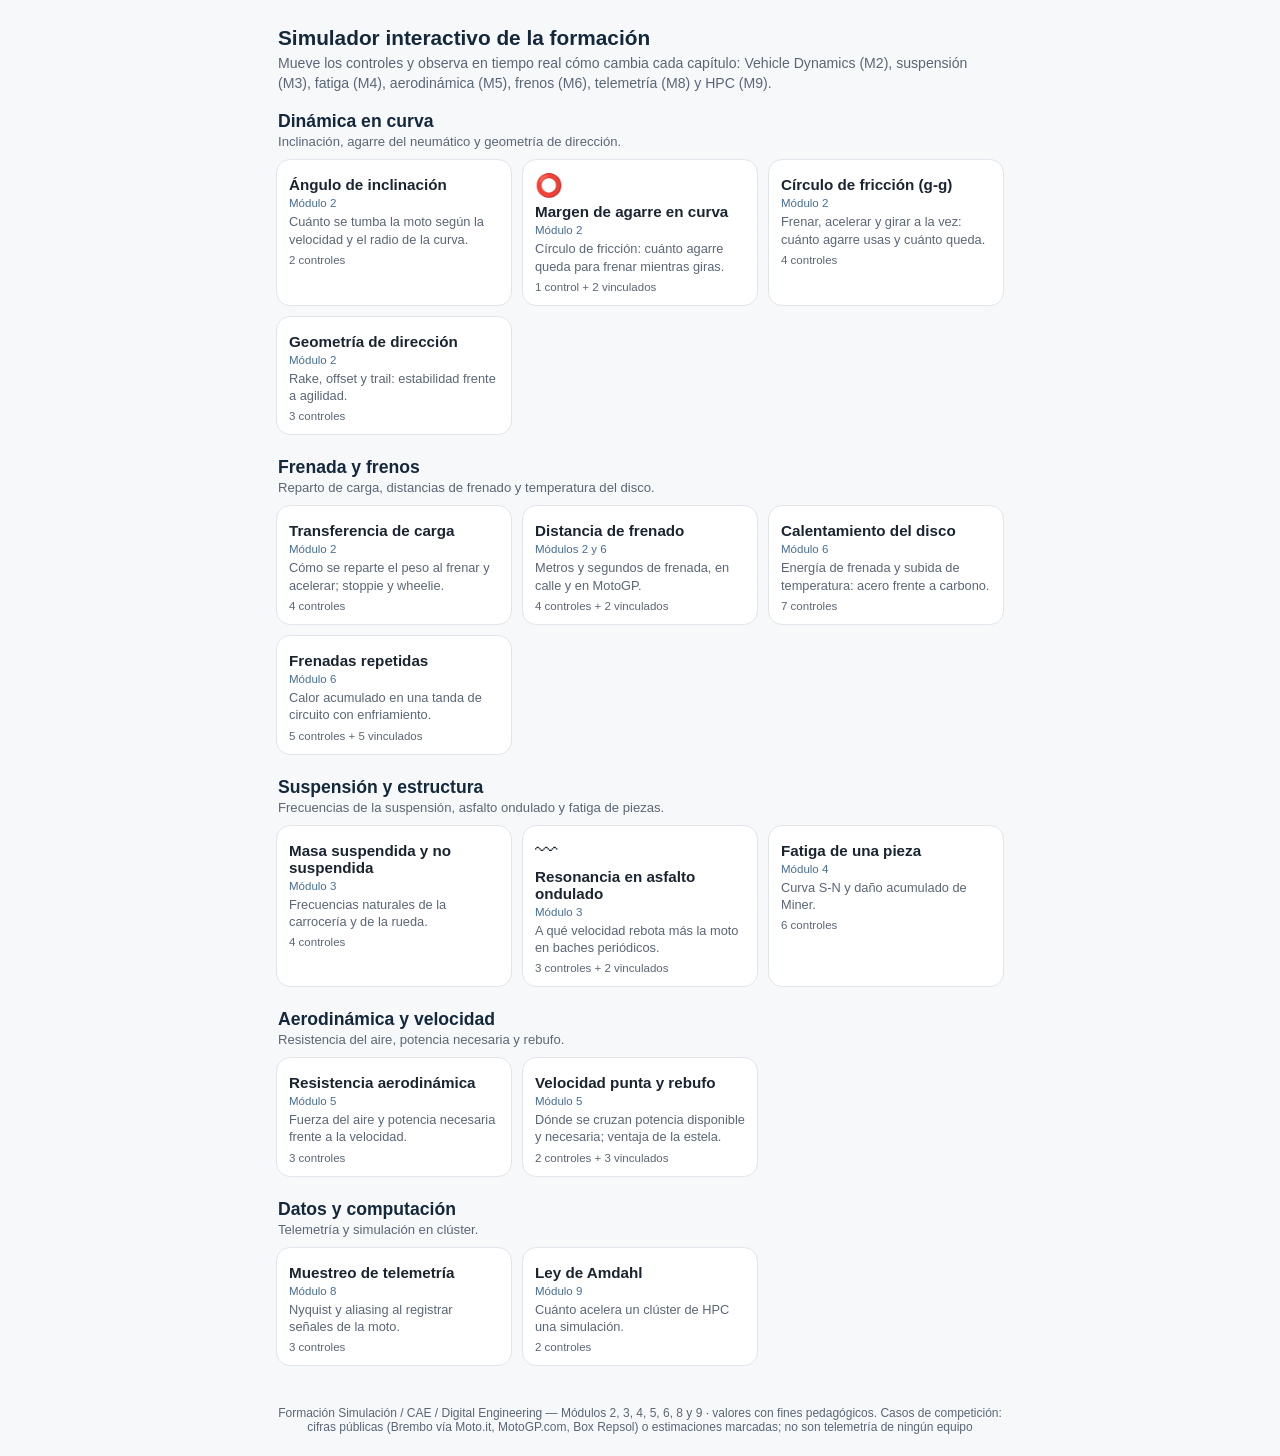
<file: index.html>
<!DOCTYPE html>
<html lang="es">
<head>
<meta charset="UTF-8">
<meta name="viewport" content="width=device-width, initial-scale=1, viewport-fit=cover">
<title>Simulador interactivo — Formación CAE de motos</title>
<style>
:root{
 --navy:#14283c; --steel:#466e96; --accent:#d25028; --green:#3c8256;
 --bg:#f7f8fa; --card:#ffffff; --text:#1a2430; --sub:#5a6676; --border:#e1e5ea;
 box-sizing:border-box;
 padding-top:env(safe-area-inset-top,0px);
 padding-bottom:env(safe-area-inset-bottom,0px);
}
@media (prefers-color-scheme: dark){
 :root:not([data-theme="light"]){
  --bg:#11161d; --card:#1a212b; --text:#e9edf2; --sub:#9aa7b5; --border:#2b3542;
 }
}
:root[data-theme="dark"]{
 --bg:#11161d; --card:#1a212b; --text:#e9edf2; --sub:#9aa7b5; --border:#2b3542;
}
*{box-sizing:border-box;}
html{scroll-padding-top:env(safe-area-inset-top,0px);}
body{
 margin:0; background:var(--bg); color:var(--text);
 font-family:-apple-system,BlinkMacSystemFont,"Segoe UI",Roboto,Helvetica,Arial,sans-serif;
 padding:16px; max-width:760px; margin:0 auto;
}
header{padding:10px 2px 18px;}
header h1{font-size:1.3rem; margin:0 0 4px; color:var(--navy);}
:root[data-theme="dark"] header h1, body:has(:root:not([data-theme="light"])) header h1{color:#cfe0f5;}
header p{margin:0; color:var(--sub); font-size:0.88rem; line-height:1.4;}
.card{
 background:var(--card); border:1px solid var(--border); border-radius:14px;
 padding:16px; margin-bottom:16px; overflow-x:auto;
}
.card h2{font-size:1.02rem; margin:0 0 4px; color:var(--steel);}
.card .formula{font-size:0.82rem; color:var(--sub); margin-bottom:12px; font-family:ui-monospace,Menlo,Consolas,monospace;}
.row{display:flex; flex-wrap:wrap; gap:18px;}
.col{flex:1 1 220px; min-width:200px;}
.field{margin-bottom:14px;}
.field label{display:flex; justify-content:space-between; font-size:0.85rem; margin-bottom:6px; color:var(--text);}
.field label b{color:var(--accent); font-variant-numeric:tabular-nums;}
input[type=range]{width:100%; accent-color:var(--accent);}
.viz{display:flex; justify-content:center; margin:8px 0;}
.viz svg{max-width:100%; height:auto;}
.out{
 display:flex; gap:10px; flex-wrap:wrap; margin-top:10px;
}
.pill{
 background:var(--bg); border:1px solid var(--border); border-radius:10px;
 padding:8px 12px; font-size:0.85rem; flex:1 1 140px; text-align:center;
}
.pill b{display:block; font-size:1.15rem; color:var(--navy); margin-top:2px;}
:root[data-theme="dark"] .pill b{color:#cfe0f5;}
.warn{background:#fdecea; border-color:#e7b3a8; color:#8a2f1d;}
:root[data-theme="dark"] .warn{background:#3a1f19; border-color:#6b3326; color:#f0b3a3;}
.ok{background:#eaf5ee; border-color:#b9ddc3; color:#1f6b3a;}
:root[data-theme="dark"] .ok{background:#17301f; border-color:#2d5a3c; color:#a9dcba;}
.calc{
 font-family:ui-monospace,Menlo,Consolas,monospace; font-size:0.78rem;
 background:var(--bg); border:1px dashed var(--border); border-radius:8px;
 padding:8px 10px; margin:4px 0 12px; color:var(--text); word-break:break-word;
}
.calc b{color:var(--accent);}
.seg-btn{flex:1; padding:9px 6px; border:1px solid var(--border); background:var(--bg); color:var(--text); border-radius:10px; font-size:0.85rem; cursor:pointer;}
.seg-btn.active{background:var(--accent); color:#fff; border-color:var(--accent);}
.chips{display:flex;flex-wrap:wrap;gap:6px;margin:0 0 12px;align-items:center}
.chips span{font-size:.78rem;color:var(--sub)}
.chip{padding:6px 10px;border:1px solid var(--border);background:var(--bg);color:var(--text);border-radius:999px;font-size:.78rem;cursor:pointer}
.chip:active{background:var(--accent);color:#fff}
.sec{font-size:1.05rem;color:var(--steel);margin:26px 2px 12px}
.note{font-size:.8rem;color:var(--sub);margin:0 0 12px}
.cap{font-size:.75rem;color:var(--sub);line-height:1.35}
.why{background:var(--bg);border-left:4px solid var(--accent);border-radius:8px;padding:10px 12px;margin:0 0 12px;font-size:.82rem;line-height:1.5}
.why p{margin:6px 0 0}
.why .wg{color:var(--sub)}
#home.hidden{display:none}
.grp{margin:0 0 22px}.grp h2{font-size:1.1rem;margin:0 2px 2px;color:var(--navy)}
:root[data-theme="dark"] .grp h2{color:#cfe0f5}
@media (prefers-color-scheme: dark){:root:not([data-theme="light"]) .grp h2{color:#cfe0f5}}
.gd{margin:0 2px 10px;font-size:.82rem;color:var(--sub)}
.grid{display:grid;grid-template-columns:repeat(auto-fill,minmax(215px,1fr));gap:10px}
.tile{text-align:left;background:var(--card);border:1px solid var(--border);border-radius:14px;padding:12px;cursor:pointer;color:var(--text);font:inherit;display:flex;flex-direction:column;gap:4px}
.tile:hover,.tile:focus-visible{border-color:var(--accent)}
.tile .ti{font-size:1.4rem}.tile b{font-size:.95rem}.tile i{font-style:normal;font-size:.72rem;color:var(--steel)}
.tile span.td{font-size:.8rem;color:var(--sub);line-height:1.35}.tile em{font-style:normal;font-size:.72rem;color:var(--sub);margin-top:2px}
.page{display:none}.page.active{display:block}
.back{background:none;border:1px solid var(--border);color:var(--text);border-radius:10px;padding:7px 12px;font:inherit;font-size:.85rem;cursor:pointer;margin:0 0 10px}
.crumb{font-size:.78rem;color:var(--steel);margin:0 2px 2px}.ptitle{font-size:1.25rem;margin:0 2px 12px;color:var(--navy)}
:root[data-theme="dark"] .ptitle{color:#cfe0f5}
@media (prefers-color-scheme: dark){:root:not([data-theme="light"]) .ptitle{color:#cfe0f5}}
.intro{background:var(--card);border:1px solid var(--border);border-radius:14px;padding:6px 16px 14px;margin:0 0 16px}
.intro h3{font-size:.9rem;color:var(--steel);margin:14px 0 4px}.intro p,.intro li{font-size:.85rem;line-height:1.5}
.intro ul{margin:4px 0 0;padding-left:20px}.intro .try{background:var(--bg);border-left:4px solid var(--green);border-radius:8px;padding:8px 10px;margin-top:12px}
.linked{border:1px dashed var(--border);border-radius:10px;padding:8px 10px 0;margin:0 0 12px}.linked .note{margin:0 0 8px}
footer{text-align:center; color:var(--sub); font-size:0.75rem; padding:18px 0 6px;}
</style>
</head>
<body>

<header>
<h1> Simulador interactivo de la formación</h1>
<p>Mueve los controles y observa en tiempo real cómo cambia cada capítulo: Vehicle Dynamics (M2), suspensión (M3), fatiga (M4), aerodinámica (M5), frenos (M6), telemetría (M8) y HPC (M9).</p>
</header>
<div id="home"></div>

<!-- ===================== BLOQUE 1: ÁNGULO DE INCLINACIÓN ===================== -->
<div class="card">
<h2>Módulo 2 · 2.2 — Ángulo de inclinación en curva</h2>
<div class="formula">tan(θ) = v² / (g·r)</div><div class="chips"><span>Casos reales:</span><button type="button" class="chip" data-set='{"v": 180, "r": 170}' data-note="Ilustrativa: 180 km/h con 1,5 g lateral da ~56°; la inclinación máxima pública en MotoGP ronda los 60°. En pista el piloto desplaza el cuerpo (hang-off): la moto se inclina más que el centro de masas."> MotoGP: curva rápida</button><button type="button" class="chip" data-set='{"v": 120, "r": 90}' data-note="Ilustrativo, sin dato público concreto."> MotoGP: curva media</button><button type="button" class="chip" data-set='{"v": 90, "r": 120}' data-note="Contraste de realidad: uso en calle."> Contraste: carretera</button><div class="cap" style="flex-basis:100%"></div></div>
<div class="row">
 <div class="col">
  <div class="field"><label>Velocidad<b id="vLbl">90 km/h</b></label>
   <input type="range" id="v" min="20" max="300" value="90" step="1"></div>
  <div class="field"><label>Radio de curva<b id="rLbl">50 m</b></label>
   <input type="range" id="r" min="8" max="400" value="50" step="1"></div>
  <div class="field"><label>Sentido de la curva<b id="dirLbl">Derecha ▶</b></label>
   <button type="button" id="dirBtn" class="seg-btn" style="width:100%"> Cambiar sentido</button></div>
  <div class="out">
   <div class="pill">Ángulo θ<b id="thetaOut">—</b></div>
   <div class="pill">Fuerza lateral (g)<b id="latgOut">—</b></div>
  </div>
 </div>
 <div class="col viz">
  <svg viewBox="0 0 220 195" width="210">
   <line x1="6" y1="165" x2="214" y2="165" stroke="currentColor" stroke-opacity="0.25" stroke-width="2"/>
   <ellipse cx="110" cy="165" rx="10" ry="2.5" fill="currentColor" opacity="0.25"/>
   <!-- vertical de referencia -->
   <line x1="110" y1="165" x2="110" y2="26" stroke="currentColor" stroke-opacity="0.35" stroke-width="1.2" stroke-dasharray="3,3"/>
   <!-- moto + piloto vistos por detrás; todo el conjunto pivota en el punto de contacto (110,165) -->
   <g id="leanGroup">
    <line x1="110" y1="165" x2="110" y2="26" stroke="var(--accent)" stroke-opacity="0.55" stroke-width="1.5" stroke-dasharray="5,3"/>
    <!-- neumático trasero (perfil visto de frente/detrás) -->
    <rect x="102" y="124" width="16" height="41" rx="7" fill="var(--text)" opacity="0.88"/>
    <!-- escape -->
    <rect x="124" y="120" width="8" height="30" rx="4" fill="var(--sub)"/>
    <!-- guardabarros / colín -->
    <path d="M98 124 L122 124 L117 108 L103 108 Z" fill="var(--steel)"/>
    <ellipse cx="110" cy="104" rx="17" ry="7" fill="var(--navy)"/>
    <!-- piernas del piloto -->
    <polyline points="101,98 89,112 93,136" fill="none" stroke="var(--accent)" stroke-width="6" stroke-linecap="round" stroke-linejoin="round"/>
    <polyline points="119,98 131,112 127,136" fill="none" stroke="var(--accent)" stroke-width="6" stroke-linecap="round" stroke-linejoin="round"/>
    <!-- manillar con retrovisores -->
    <line x1="72" y1="84" x2="148" y2="84" stroke="var(--navy)" stroke-width="4" stroke-linecap="round"/>
    <line x1="78" y1="84" x2="74" y2="70" stroke="var(--navy)" stroke-width="2.5" stroke-linecap="round"/>
    <line x1="142" y1="84" x2="146" y2="70" stroke="var(--navy)" stroke-width="2.5" stroke-linecap="round"/>
    <ellipse cx="73" cy="67" rx="5" ry="3.5" fill="var(--steel)"/>
    <ellipse cx="147" cy="67" rx="5" ry="3.5" fill="var(--steel)"/>
    <!-- espalda del piloto -->
    <rect x="95" y="56" width="30" height="46" rx="12" fill="var(--accent)"/>
    <!-- brazos al manillar -->
    <line x1="99" y1="63" x2="78" y2="84" stroke="var(--accent)" stroke-width="5" stroke-linecap="round"/>
    <line x1="121" y1="63" x2="142" y2="84" stroke="var(--accent)" stroke-width="5" stroke-linecap="round"/>
    <!-- casco visto por detrás -->
    <circle cx="110" cy="44" r="13" fill="var(--text)" opacity="0.9"/>
    <rect x="108" y="32" width="4" height="24" rx="2" fill="var(--card)" opacity="0.55"/>
   </g>
   <!-- arco del ángulo respecto a la vertical -->
   <path id="leanArc" d="" fill="none" stroke="var(--accent)" stroke-width="2"/>
   <text id="leanArcTxt" x="110" y="20" text-anchor="middle" font-size="11" font-weight="600" fill="var(--accent)"></text>
   <text id="leanDirTxt" x="110" y="188" text-anchor="middle" font-size="10" fill="currentColor" opacity="0.65"></text>
  </svg>
 </div>
</div>
<div class="calc" id="leanCalc"></div>
<div class="why" id="why_lean"><b> Qué está pasando</b><p class="wc">Mueve un control para ver aquí por qué cambia el resultado.</p><p class="wg"></p></div>
</div>

<!-- ===================== BLOQUE 2: TRANSFERENCIA DE CARGA ===================== -->
<div class="card">
<h2>Módulo 2 · 2.3 / 2.4 — Transferencia de carga (frenada / aceleración)</h2>
<div class="formula">ΔW = (h / L) · m · |a| · al frenar pasa a la delantera; al acelerar, a la trasera</div><div class="chips"><span>Casos reales:</span><button type="button" class="chip" data-set='{"a": -15, "m": 230, "h": 0.65, "L": 1.45}' data-note="a = 15,0 m/s² calculada con datos publicados por Brembo (342→92 km/h en 279 m, pole Mugello 2025). Masa 230 kg = 157 kg mínimos de la moto + ~73 kg de piloto y equipo (estimación); h y L estimados; reparto 50/50 supuesto. La trasera se descarga: coherente con las stoppies de MotoGP."> MotoGP: frenada fuerte (−1,5 g)</button><button type="button" class="chip" data-set='{"a": 10, "m": 230, "h": 0.65, "L": 1.45}' data-note="Aceleración estimada (~1 g), sin dato público concreto."> MotoGP: salida de curva fuerte</button><button type="button" class="chip" data-set='{"a": -12, "m": 220, "h": 0.6, "L": 1.4}' data-note="Moto de serie: se publican ~1,2–1,3 g como orden de magnitud."> Contraste: emergencia en calle</button><div class="cap" style="flex-basis:100%"></div></div>
<div class="row">
 <div class="col">
  <div class="field"><label>Masa moto+piloto<b id="mLbl">220 kg</b></label>
   <input type="range" id="m" min="150" max="320" value="220" step="5"></div>
  <div class="field"><label>Altura CM (h)<b id="hLbl">0.60 m</b></label>
   <input type="range" id="h" min="0.40" max="0.85" value="0.60" step="0.01"></div>
  <div class="field"><label>Distancia entre ejes (L)<b id="LLbl">1.40 m</b></label>
   <input type="range" id="L" min="1.20" max="1.65" value="1.40" step="0.01"></div>
  <div class="field"><label>Aceleración (– frena / + acelera)<b id="aLbl">0.0 m/s²</b></label>
   <input type="range" id="a" min="-18" max="18" value="0" step="0.5"></div>
 </div>
 <div class="col">
  <div class="viz">
   <svg viewBox="0 0 220 140" width="210">
    <line x1="10" y1="120" x2="210" y2="120" stroke="currentColor" stroke-opacity="0.25" stroke-width="2"/>
    <rect id="barTrasera" x="40" y="60" width="34" height="60" fill="var(--steel)" rx="4"/>
    <rect id="barDelantera" x="146" y="60" width="34" height="60" fill="var(--accent)" rx="4"/>
    <text x="57" y="135" text-anchor="middle" font-size="10" fill="currentColor" opacity="0.7">trasera</text>
    <text x="163" y="135" text-anchor="middle" font-size="10" fill="currentColor" opacity="0.7">delantera</text>
   </svg>
  </div>
  <div class="out">
   <div class="pill">Carga trasera<b id="wRearOut">—</b></div>
   <div class="pill">Carga delantera<b id="wFrontOut">—</b></div>
  </div>
  <div class="out" id="riskBox" style="margin-top:10px;"></div>
 </div>
</div>
<div class="calc" id="loadCalc"></div>
<div class="why" id="why_load"><b> Qué está pasando</b><p class="wc">Mueve un control para ver aquí por qué cambia el resultado.</p><p class="wg"></p></div>
</div>

<!-- ===================== BLOQUE 3: GEOMETRÍA DE DIRECCIÓN ===================== -->
<div class="card">
<h2>Módulo 2 · 2.7 — Geometría de dirección (rake / trail)</h2>
<div class="formula">trail ≈ (Rw·sin(λ) − offset) / cos(λ)</div>
<div class="row">
 <div class="col">
  <div class="field"><label>Rake λ<b id="rakeLbl">24°</b></label>
   <input type="range" id="rake" min="18" max="32" value="24" step="0.5"></div>
  <div class="field"><label>Offset horquilla<b id="offsetLbl">32 mm</b></label>
   <input type="range" id="offset" min="15" max="55" value="32" step="1"></div>
  <div class="field"><label>Radio rueda delantera<b id="rwLbl">300 mm</b></label>
   <input type="range" id="rw" min="270" max="330" value="300" step="1"></div>
  <div class="out">
   <div class="pill">Trail<b id="trailOut">—</b></div>
  </div>
 </div>
 <div class="col viz">
  <svg viewBox="0 0 240 200" width="230">
   <line x1="10" y1="170" x2="230" y2="170" stroke="currentColor" stroke-opacity="0.25" stroke-width="2"/>
   <!-- referencia vertical discontinua para medir el rake -->
   <line id="vertRef" x1="155" y1="118" x2="155" y2="55" stroke="currentColor" stroke-opacity="0.3" stroke-width="1.5" stroke-dasharray="3,3"/>
   <path id="rakeArc" d="" fill="none" stroke="var(--sub)" stroke-width="1.5"/>
   <text id="rakeTxt" x="163" y="70" font-size="10" fill="var(--sub)"></text>

   <circle id="wheelC" cx="155" cy="118" r="48" fill="none" stroke="var(--steel)" stroke-width="3"/>
   <!-- radio Rw etiquetado -->
   <line id="rwLine" x1="155" y1="118" x2="155" y2="70" stroke="var(--steel)" stroke-width="1.5" stroke-dasharray="2,2"/>
   <text id="rwTxt" x="159" y="95" font-size="10" fill="var(--steel)"></text>

   <line id="axisLine" x1="155" y1="118" x2="155" y2="118" stroke="var(--accent)" stroke-width="3"/>
   <!-- offset: marca perpendicular al eje de dirección, en el cabezal -->
   <line id="offsetTick" x1="155" y1="118" x2="155" y2="118" stroke="var(--navy)" stroke-width="3" stroke-linecap="round"/>
   <text id="offsetTxt" x="155" y="118" font-size="10" fill="var(--navy)"></text>

   <line id="trailLine" x1="155" y1="170" x2="155" y2="170" stroke="var(--green)" stroke-width="4" stroke-linecap="round"/>
   <text id="trailTxt" x="155" y="186" text-anchor="middle" font-size="10" fill="var(--green)"></text>
  </svg>
 </div>
</div>
<div class="calc" id="geomCalc"></div>
<div class="why" id="why_geom"><b> Qué está pasando</b><p class="wc">Mueve un control para ver aquí por qué cambia el resultado.</p><p class="wg"></p></div>
</div>

<!-- ===================== MÓDULO 3: CUARTO DE VEHÍCULO ===================== -->
<div class="card">
<h2>Módulo 3 · 3.6 — Masa suspendida y no suspendida</h2>
<div class="formula">f = 1/(2π) · √(k / m)</div><div class="chips"><span>Casos reales:</span><button type="button" class="chip" data-set='{"ms": 60, "mu": 14, "ks": 50000, "kt": 180000}' data-note="Ilustrativo: no hay rigideces públicas de MotoGP."> Moto de carreras (ilustrativo)</button><button type="button" class="chip" data-set='{"ms": 105, "mu": 22, "ks": 28000, "kt": 140000}' data-note="Ilustrativo, sin dato público concreto."> Contraste: trail cargada</button><div class="cap" style="flex-basis:100%"></div></div>
<div class="row">
 <div class="col">
  <div class="field"><label>Masa suspendida ms<b id="msLbl"></b></label><input type="range" id="ms" min="30" max="120" value="75" step="1"></div>
  <div class="field"><label>Masa no suspendida mu<b id="muLbl"></b></label><input type="range" id="mu" min="8" max="30" value="18" step="0.5"></div>
  <div class="field"><label>Rigidez del muelle ks<b id="ksLbl"></b></label><input type="range" id="ks" min="15000" max="60000" value="35000" step="500"></div>
  <div class="field"><label>Rigidez del neumático kt<b id="ktLbl"></b></label><input type="range" id="kt" min="100000" max="220000" value="150000" step="1000"></div>
  <div class="out"><div class="pill">f suspendida<b id="fsOut"></b></div><div class="pill">f no suspendida<b id="fuOut"></b></div></div>
 </div>
 <div class="col viz"><svg id="qSvg" viewBox="0 0 220 230" width="210"></svg></div>
</div>
<div class="calc" id="quarterCalc"></div>
<div class="why" id="why_quarter"><b> Qué está pasando</b><p class="wc">Mueve un control para ver aquí por qué cambia el resultado.</p><p class="wg"></p></div>
</div>

<!-- ===================== MÓDULO 4: FATIGA ===================== -->
<div class="card">
<h2>Módulo 4 · 4.5 — Fatiga: curva S-N y regla de Miner</h2>
<div class="formula">S = Sf'·(2N)<sup>b</sup> · D = Σ nᵢ / Nᵢ</div>
<div class="row">
 <div class="col">
  <div class="field"><label>Coef. resistencia Sf'<b id="sfLbl"></b></label><input type="range" id="sf" min="400" max="1200" value="600" step="10"></div>
  <div class="field"><label>Exponente b<b id="bxLbl"></b></label><input type="range" id="bx" min="-0.15" max="-0.05" value="-0.09" step="0.01"></div>
  <div class="field"><label>Nivel 1: tensión S₁<b id="s1Lbl"></b></label><input type="range" id="s1" min="50" max="400" value="250" step="5"></div>
  <div class="field"><label>Nivel 1: ciclos n₁<b id="n1Lbl"></b></label><input type="range" id="n1" min="100" max="100000" value="1000" step="100"></div>
  <div class="field"><label>Nivel 2: tensión S₂<b id="s2Lbl"></b></label><input type="range" id="s2" min="30" max="300" value="150" step="5"></div>
  <div class="field"><label>Nivel 2: ciclos n₂<b id="n2Lbl"></b></label><input type="range" id="n2" min="1000" max="1000000" value="10000" step="1000"></div>
  <div class="out"><div class="pill">Daño D del bloque<b id="dOut"></b></div><div class="pill">Bloques hasta D=1<b id="repOut"></b></div></div>
  <div class="out" id="fRisk" style="margin-top:10px;"></div>
 </div>
 <div class="col viz"><svg id="fSvg" viewBox="0 0 230 168" width="230"></svg></div>
</div>
<div class="calc" id="fatCalc"></div>
<div class="why" id="why_fat"><b> Qué está pasando</b><p class="wc">Mueve un control para ver aquí por qué cambia el resultado.</p><p class="wg"></p></div>
</div>

<!-- ===================== MÓDULO 5: AERODINÁMICA ===================== -->
<div class="card">
<h2>Módulo 5 · 5.1 — Resistencia aerodinámica y potencia</h2>
<div class="formula">F<sub>D</sub> = ½ · ρ · v² · C<sub>D</sub> · A · P = F<sub>D</sub> · v</div><div class="chips"><span>Casos reales:</span><button type="button" class="chip" data-set='{"av": 340, "cd": 0.7, "af": 0.44}' data-note="CD·A ≈ 0,31 m² derivado de ~360 km/h de punta y ~290 CV (cifras públicas; no hay potencia oficial). CD y A por separado son estimaciones. A 340 km/h la resistencia (~1,7 kN) equivale a ~0,75 g sobre 230 kg: la aerodinámica ayuda a frenar."> MotoGP a ~340 km/h</button><button type="button" class="chip" data-set='{"av": 120, "cd": 0.65, "af": 0.55}' data-note="Ilustrativo, sin dato público concreto."> Contraste: naked en autopista</button><button type="button" class="chip" data-set='{"av": 50, "cd": 0.75, "af": 0.6}' data-note="Ilustrativo, sin dato público concreto."> Contraste: scooter urbano</button><div class="cap" style="flex-basis:100%"></div></div>
<div class="row">
 <div class="col">
  <div class="field"><label>Velocidad<b id="avLbl"></b></label><input type="range" id="av" min="50" max="365" value="250" step="5"></div>
  <div class="field"><label>Coeficiente CD<b id="cdLbl"></b></label><input type="range" id="cd" min="0.35" max="0.80" value="0.55" step="0.01"></div>
  <div class="field"><label>Área frontal A<b id="afLbl"></b></label><input type="range" id="af" min="0.30" max="0.65" value="0.45" step="0.01"></div>
  <div class="out"><div class="pill">Resistencia F<sub>D</sub><b id="fdOut"></b></div><div class="pill">Potencia para vencerla<b id="pOut"></b></div></div>
 </div>
 <div class="col viz"><svg id="aSvg" viewBox="0 0 230 148" width="230"></svg></div>
</div>
<div class="calc" id="aeroCalc"></div>
<div class="why" id="why_aero"><b> Qué está pasando</b><p class="wc">Mueve un control para ver aquí por qué cambia el resultado.</p><p class="wg"></p></div>
</div>

<!-- ===================== MÓDULO 6: FRENOS ===================== -->
<div class="card">
<h2>Módulo 6 · 6.2 — Calentamiento del disco de freno</h2>
<div class="formula">E = ½·m·(v² − v<sub>f</sub>²) · ΔT = E / (2·m<sub>disco</sub>·c<sub>p</sub>)</div><div class="chips"><span>Casos reales:</span><button type="button" class="chip" data-set='{"bm": 230, "bv": 342, "bvf": 92, "bd": 1.2, "bc": 1200, "bf": 1000, "bt0": 600}' data-note="Velocidades de la pole 2025 (Brembo). Discos delanteros de carbono de 340 mm, ~1,2 kg cada uno (MotoGP.com). Rango de trabajo público 200–800 °C y>1000 °C medidos en circuitos exigentes. cp del carbono ≈1200 J/kgK es orientativo (varía mucho con la temperatura). Cota superior: no descuenta resistencia aerodinámica ni refrigeración."> MotoGP: Mugello T1 (342→92)</button><button type="button" class="chip" data-set='{"bm": 230, "bv": 341, "bvf": 154, "bd": 1.2, "bc": 1200, "bf": 1000, "bt0": 600}' data-note="Brembo: 3,8 s y ~1,5 g. Mismas hipótesis de disco y cp que el caso anterior."> MotoGP: Aragón T16 (341→154)</button><button type="button" class="chip" data-set='{"bm": 250, "bv": 120, "bvf": 0, "bd": 1.5, "bc": 460, "bf": 500, "bt0": 100}' data-note="Disco de acero; umbral de fade orientativo."> Contraste: acero en calle (120→0)</button><div class="cap" style="flex-basis:100%"></div></div>
<div class="row">
 <div class="col">
  <div class="field"><label>Masa moto+piloto<b id="bmLbl"></b></label><input type="range" id="bm" min="150" max="320" value="250" step="5"></div>
  <div class="field"><label>Velocidad al empezar a frenar<b id="bvLbl"></b></label><input type="range" id="bv" min="60" max="365" value="300" step="1"></div><div class="field"><label>Velocidad al terminar (0 = parada)<b id="bvfLbl"></b></label><input type="range" id="bvf" min="0" max="200" value="0" step="1"></div>
  <div class="field"><label>Masa de cada disco (2 delanteros)<b id="bdLbl"></b></label><input type="range" id="bd" min="0.8" max="3" value="1.5" step="0.1"></div><div class="field"><label>Calor específico del disco cp<b id="bcLbl"></b></label><input type="range" id="bc" min="400" max="1500" value="460" step="10"></div><div class="field"><label>Límite orientativo del material<b id="bfLbl"></b></label><input type="range" id="bf" min="400" max="1100" value="500" step="50"></div><div class="field"><label>Temperatura inicial del disco<b id="bt0Lbl"></b></label><input type="range" id="bt0" min="50" max="800" value="100" step="10"></div>
  <div class="out"><div class="pill">Energía disipada<b id="eOut"></b></div><div class="pill">Subida de temperatura<b id="dtOut"></b></div></div>
  <div class="out" id="bRisk" style="margin-top:10px;"></div>
 </div>
 <div class="col viz"><svg id="bSvg" viewBox="0 0 250 148" width="240"></svg></div>
</div>
<div class="calc" id="brakeCalc"></div>
<div class="why" id="why_brake"><b> Qué está pasando</b><p class="wc">Mueve un control para ver aquí por qué cambia el resultado.</p><p class="wg"></p></div>
</div>

<!-- ===================== MÓDULO 8: NYQUIST ===================== -->
<div class="card">
<h2>Módulo 8 · 8.2 — Muestreo de telemetría (Nyquist y aliasing)</h2>
<div class="formula">f<sub>s</sub> ≥ 2·f<sub>máx</sub> · f<sub>aparente</sub> = |f − f<sub>s</sub>·round(f/f<sub>s</sub>)|</div>
<div class="row">
 <div class="col">
  <div class="field"><label>Frecuencia de la señal (ej. wobble)<b id="fsigLbl"></b></label><input type="range" id="fsig" min="1" max="40" value="10" step="1"></div>
  <div class="field"><label>Frecuencia de muestreo fs<b id="fsmpLbl"></b></label><input type="range" id="fsmp" min="5" max="200" value="100" step="1"></div>
  <div class="field"><label>Canales<b id="nchLbl"></b></label><input type="range" id="nch" min="10" max="80" value="40" step="1"></div>
  <div class="out"><div class="pill">Frecuencia aparente<b id="faOut"></b></div><div class="pill">Datos por sesión (45 min)<b id="mbOut"></b></div></div>
  <div class="out" id="nyqRisk" style="margin-top:10px;"></div>
 </div>
 <div class="col viz"><svg id="tSvg" viewBox="0 0 230 130" width="230"></svg></div>
</div>
<div class="calc" id="nyqCalc"></div>
<div class="why" id="why_nyq"><b> Qué está pasando</b><p class="wc">Mueve un control para ver aquí por qué cambia el resultado.</p><p class="wg"></p></div>
</div>

<!-- ===================== MÓDULO 9: AMDAHL ===================== -->
<div class="card">
<h2>Módulo 9 · 9.5 — HPC: ley de Amdahl</h2>
<div class="formula">S(N) = 1 / ((1 − P) + P/N)</div>
<div class="row">
 <div class="col">
  <div class="field"><label>Fracción paralelizable P<b id="ppLbl"></b></label><input type="range" id="pp" min="50" max="99.9" value="90" step="0.1"></div>
  <div class="field"><label>Núcleos N (2^k)<b id="nxLbl"></b></label><input type="range" id="nx" min="0" max="10" value="4" step="1"></div>
  <div class="out"><div class="pill">Aceleración S(N)<b id="spOut"></b></div><div class="pill">Eficiencia S/N<b id="efOut"></b></div><div class="pill">Límite con N→∞<b id="smaxOut"></b></div></div>
 </div>
 <div class="col viz"><svg id="xSvg" viewBox="0 0 230 140" width="230"></svg></div>
</div>
<div class="calc" id="amdCalc"></div>
<div class="why" id="why_amd"><b> Qué está pasando</b><p class="wc">Mueve un control para ver aquí por qué cambia el resultado.</p><p class="wg"></p></div>
</div>



<div class="card">
<h2>Margen de agarre y frenada dentro de la curva</h2>
<div class="formula">u = a<sub>lat</sub> / (μ·g) · a<sub>long,máx</sub> = μ·g·√(1 − u²)</div><div class="chips"><span>Casos reales:</span><button type="button" class="chip" data-set='{"mt": 1.0}' data-note="Orden de magnitud."> Calle</button><button type="button" class="chip" data-set='{"mt": 1.2}' data-note="Orden de magnitud."> Deportivo</button><button type="button" class="chip" data-set='{"mt": 1.5}' data-note="Orientativo: no hay cifra pública oficial de μ para MotoGP."> Neumático de competición</button><button type="button" class="chip" data-set='{"v": 180, "r": 170, "mt": 1.5}' data-note="Con 1,5 g lateral se usa todo el agarre: sin margen para frenar dentro de la curva."> Curva rápida MotoGP</button><div class="cap" style="flex-basis:100%"></div></div>
 
<p class="note">Usa la velocidad y el radio del bloque de inclinación (Módulo 2). Valores de μ orientativos.</p>
<div class="row"><div class="col">
 <div class="field"><label>Agarre del neumático<b id="mtLbl"></b></label><input type="range" id="mt" min="0.8" max="1.6" value="1.1" step="0.05"></div>
 <div class="out"><div class="pill">Agarre usado<b id="uOut"></b></div><div class="pill">Inclinación máx.<b id="tmOut"></b></div><div class="pill">Frenada posible en curva<b id="alOut"></b></div></div>
 <div class="out" id="gRisk" style="margin-top:10px;"></div>
</div><div class="col viz"><svg id="gSvg" viewBox="0 0 230 160" width="230"></svg></div></div>
<div class="calc" id="gripCalc"></div>
<div class="why" id="why_grip"><b> Qué está pasando</b><p class="wc">Mueve un control para ver aquí por qué cambia el resultado.</p><p class="wg"></p></div>
</div>

<div class="card">
<h2>Distancia de frenado real (con límite de stoppie)</h2>
<div class="formula">d = v·t<sub>r</sub> + (v² − v<sub>f</sub>²) / (2·a) · a<sub>media</sub> = (v₁² − v₂²) / (2·d)</div><div class="chips"><span>Casos reales:</span><button type="button" class="chip" data-set='{"dv": 342, "vf": 92, "da": 15, "tr": 0}' data-note="Datos publicados por Brembo (pole 2025). a_media = (95,0² − 25,6²)/(2·279) = 15,0 m/s² ≈ 1,5 g, incluye resistencia aerodinámica y freno motor."> Mugello T1 (342→92 en 279 m)</button><button type="button" class="chip" data-set='{"dv": 341, "vf": 154, "da": 13.7, "tr": 0}' data-note="Brembo: 3,8 s y ~1,5 g de pico. a_media calculada con velocidades y tiempo = 13,7 m/s²; la distancia sale del cálculo."> Aragón T16 (341→154 en 3,8 s)</button><button type="button" class="chip" data-set='{"dv": 294, "vf": 73, "da": 11.8, "tr": 0}' data-note="Datos publicados; a_media = 11,8 m/s² calculada con velocidades y distancia."> Sachsenring T1 (294→73 en 265 m)</button><button type="button" class="chip" data-set='{"dv": 90, "vf": 0, "da": 7, "tr": 1}' data-note="Contraste: con 1 s de reacción."> Contraste: carretera 90 km/h</button><div class="cap" style="flex-basis:100%"></div></div>
 
<p class="note">Usa la altura del CM (h) y la distancia entre ejes (L) del bloque de transferencia de carga.</p>
<div class="row"><div class="col">
 <div class="field"><label>Velocidad inicial<b id="dvLbl"></b></label><input type="range" id="dv" min="30" max="365" value="100" step="1"></div><div class="field"><label>Velocidad final (0 = parada total)<b id="vfLbl"></b></label><input type="range" id="vf" min="0" max="200" value="0" step="1"></div>
 <div class="field"><label>Deceleración que pides<b id="daLbl"></b></label><input type="range" id="da" min="2" max="18" value="7" step="0.5"></div>
 <div class="field"><label>Tiempo de reacción<b id="trLbl"></b></label><input type="range" id="tr" min="0" max="2" value="1" step="0.1"></div>
 <div class="out"><div class="pill">Distancia total<b id="dtOut2"></b></div><div class="pill">Tiempo de frenada<b id="dbOut"></b></div></div>
 <div class="out" id="sRisk" style="margin-top:10px;"></div>
</div><div class="col viz"><svg id="sSvg" viewBox="0 0 230 160" width="230"></svg></div></div>
<div class="calc" id="stopCalc"></div>
<div class="why" id="why_stop"><b> Qué está pasando</b><p class="wc">Mueve un control para ver aquí por qué cambia el resultado.</p><p class="wg"></p></div>
</div>

<div class="card">
<h2>Velocidad punta y ventaja del rebufo</h2>
<div class="formula">P<sub>req</sub>(v) = ½·ρ·v³·C<sub>D</sub>·A + C<sub>rr</sub>·m·g·v · v<sub>máx</sub>: P<sub>req</sub> = η·P<sub>motor</sub></div><div class="chips"><span>Casos reales:</span><button type="button" class="chip" data-set='{"pm": 290, "cd": 0.7, "af": 0.44, "bm": 230, "rb": 0}' data-note="~290 CV y>360 km/h son cifras públicas; CD y A son estimaciones calibradas para que salga ~360 km/h."> MotoGP ~290 CV</button><button type="button" class="chip" data-set='{"rb": 20}' data-note="Ilustrativo: la ventaja real depende de la distancia y la estela."> En rebufo (−20 %)</button><button type="button" class="chip" data-set='{"pm": 100, "cd": 0.65, "af": 0.55, "bm": 250, "rb": 0}' data-note="Ilustrativo, sin dato público concreto."> Contraste: naked 100 CV</button><div class="cap" style="flex-basis:100%"></div></div>
 
<p class="note">Usa CD, área y masa de los bloques de aerodinámica y frenos. Rodadura Crr = 0,015 y transmisión η = 0,9.</p>
<div class="row"><div class="col">
 <div class="field"><label>Potencia del motor<b id="pmLbl"></b></label><input type="range" id="pm" min="5" max="320" value="130" step="5"></div>
 <div class="field"><label>Reducción de CD·A por rebufo<b id="rbLbl"></b></label><input type="range" id="rb" min="0" max="40" value="0" step="1"></div>
 <div class="out"><div class="pill">Velocidad punta<b id="vmOut"></b></div><div class="pill">Ganancia por rebufo<b id="gnOut"></b></div></div>
</div><div class="col viz"><svg id="pSvg" viewBox="0 0 230 150" width="230"></svg></div></div>
<div class="calc" id="topCalc"></div>
<div class="why" id="why_top"><b> Qué está pasando</b><p class="wc">Mueve un control para ver aquí por qué cambia el resultado.</p><p class="wg"></p></div>
</div>

<div class="card">
<h2>Resonancia en asfalto ondulado</h2>
<div class="formula">f<sub>exc</sub> = v / λ · T(r) = √[(1+(2ζr)²) / ((1−r²)²+(2ζr)²)] · r = f<sub>exc</sub>/f<sub>s</sub></div><div class="chips"><span>Casos reales:</span><button type="button" class="chip" data-set='{"lam": 5, "vv": 60}' data-note="Ilustrativo, sin dato público concreto.">〰 Ondulado 5 m</button><button type="button" class="chip" data-set='{"lam": 12, "vv": 100}' data-note="Ilustrativo, sin dato público concreto."> Juntas de puente 12 m</button><button type="button" class="chip" data-set='{"lam": 1.5, "vv": 30}' data-note="Ilustrativo, sin dato público concreto."> Adoquín 1,5 m</button><div class="cap" style="flex-basis:100%"></div></div>
 
<p class="note">Usa la frecuencia natural f<sub>s</sub> del bloque de suspensión (Módulo 3).</p>
<div class="row"><div class="col">
 <div class="field"><label>Velocidad<b id="vvLbl"></b></label><input type="range" id="vv" min="20" max="160" value="60" step="5"></div>
 <div class="field"><label>Distancia entre ondulaciones λ<b id="lamLbl"></b></label><input type="range" id="lam" min="1" max="12" value="5" step="0.5"></div>
 <div class="field"><label>Amortiguamiento ζ<b id="ztLbl"></b></label><input type="range" id="zt" min="0.1" max="0.8" value="0.3" step="0.05"></div>
 <div class="out"><div class="pill">f excitación<b id="feOut"></b></div><div class="pill">Velocidad crítica<b id="vcOut"></b></div><div class="pill">Amplificación T<b id="tOut"></b></div></div>
 <div class="out" id="rRisk" style="margin-top:10px;"></div>
</div><div class="col viz"><svg id="rSvg" viewBox="0 0 230 150" width="230"></svg></div></div>
<div class="calc" id="resCalc"></div>
<div class="why" id="why_res"><b> Qué está pasando</b><p class="wc">Mueve un control para ver aquí por qué cambia el resultado.</p><p class="wg"></p></div>
</div>

<div class="card">
<h2>Frenadas repetidas en circuito: ¿entra el disco en el límite?</h2>
<div class="formula">ΔT = E / (2·m<sub>disco</sub>·c<sub>p</sub>) · T<sub>sig</sub> = T<sub>amb</sub> + (T<sub>pico</sub> − T<sub>amb</sub>)·e<sup>−t/τ</sup></div>
<div class="chips"><span>Casos reales:</span><button type="button" class="chip" data-set='{"rv1": 300, "rv2": 100, "rn": 8, "rg": 12, "rt": 45, "bm": 230, "bd": 1.2, "bc": 1200, "bf": 1000, "bt0": 600}' data-note="Ilustrativa: frenadas 300→100 km/h cada 12 s, disco de carbono de 1,2 kg, τ de enfriamiento supuesta (45 s). Enfriamiento exponencial simplificado, T ambiente 40 °C."> Tanda MotoGP (ilustrativa)</button><button type="button" class="chip" data-set='{"rv1": 200, "rv2": 60, "rn": 5, "rg": 25, "rt": 60, "bm": 250, "bd": 1.5, "bc": 460, "bf": 500, "bt0": 100}' data-note="Ilustrativo, sin dato público concreto."> Contraste: acero en calle</button><div class="cap" style="flex-basis:100%"></div></div>
<p class="note">Usa masa, masa de disco, cp, límite y temperatura inicial del bloque de frenos (Módulo 6).</p>
<div class="row"><div class="col">
 <div class="field"><label>Velocidad al empezar cada frenada<b id="rv1Lbl"></b></label><input type="range" id="rv1" min="100" max="365" value="300" step="5"></div>
 <div class="field"><label>Velocidad al terminar<b id="rv2Lbl"></b></label><input type="range" id="rv2" min="30" max="200" value="100" step="5"></div>
 <div class="field"><label>Número de frenadas<b id="rnLbl"></b></label><input type="range" id="rn" min="2" max="14" value="8" step="1"></div>
 <div class="field"><label>Tiempo entre frenadas<b id="rgLbl"></b></label><input type="range" id="rg" min="4" max="40" value="12" step="1"></div>
 <div class="field"><label>Constante de enfriamiento τ<b id="rtLbl"></b></label><input type="range" id="rt" min="10" max="120" value="45" step="5"></div>
 <div class="out"><div class="pill">Temperatura pico final<b id="rpOut"></b></div><div class="pill">Frenada que pasa el límite<b id="rlOut"></b></div></div>
</div><div class="col viz"><svg id="rSvg2" viewBox="0 0 230 150" width="230"></svg></div></div>
<div class="calc" id="repCalc"></div>
<div class="why" id="why_rep"><b> Qué está pasando</b><p class="wc">Mueve un control para ver aquí por qué cambia el resultado.</p><p class="wg"></p></div>
</div>

<div class="card">
<h2>Círculo de fricción (diagrama g-g)</h2>
<div class="formula">u = √[ (a<sub>x</sub> / μ<sub>x</sub>·g)² + (a<sub>y</sub> / μ<sub>y</sub>·g)² ] · límite: u = 1 · a<sub>x,máx</sub> = μ<sub>x</sub>·g·√(1 − (a<sub>y</sub>/μ<sub>y</sub>·g)²)</div>
<div class="chips"><span>Casos reales:</span><button type="button" class="chip" data-set='{"gx": -1.5, "gy": 0, "mx": 1.5, "my": 1.5}' data-note="Frenada de ~1,5 g: cifra publicada por Brembo (Mugello, Aragón). μ = 1,5 es orientativo."> MotoGP: frenada recta (−1,5 g)</button><button type="button" class="chip" data-set='{"gx": -0.9, "gy": 1.1, "mx": 1.5, "my": 1.5}' data-note="Punto ilustrativo: se frena y se gira a la vez, cerca del borde de la elipse."> MotoGP: trail braking</button><button type="button" class="chip" data-set='{"gx": 0, "gy": 1.5, "mx": 1.5, "my": 1.5}' data-note="Ilustrativo: ~1,5 g lateral es el orden de magnitud de una curva rápida (ver el panel de inclinación)."> MotoGP: vértice (1,5 g lateral)</button><button type="button" class="chip" data-set='{"gx": 0.8, "gy": 1.2, "mx": 1.5, "my": 1.5}' data-note="Ilustrativo. En la práctica la tracción también la limitan el wheelie y el control de tracción."> MotoGP: salida (+0,8 g)</button><button type="button" class="chip" data-set='{"gx": -1.0, "gy": 0, "mx": 1.0, "my": 1.0}' data-note="μ ≈ 1,0: orden de magnitud de un neumático de calle."> Contraste: emergencia en calle</button><button type="button" class="chip" data-set='{"gx": -0.2, "gy": 0.4, "mx": 1.0, "my": 1.0}' data-note="Curva normal de carretera con un poco de freno."> Contraste: curva de carretera</button><div class="cap" style="flex-basis:100%"></div></div>
<p class="note">Convención: la aceleración lateral va en el eje horizontal y la longitudinal en el vertical (la frenada, hacia abajo). Si μx = μy el límite es un círculo; si no, una elipse.</p>
<div class="row"><div class="col">
 <div class="field"><label>Aceleración lateral aᵧ<b id="gyLbl"></b></label><input type="range" id="gy" min="0" max="2" value="1.0" step="0.05"></div>
 <div class="field"><label>Aceleración longitudinal aₓ (− frena / + acelera)<b id="gxLbl"></b></label><input type="range" id="gx" min="-2" max="1.5" value="-0.5" step="0.05"></div>
 <div class="field"><label>Agarre longitudinal μx<b id="mxLbl"></b></label><input type="range" id="mx" min="0.8" max="2" value="1.5" step="0.05"></div>
 <div class="field"><label>Agarre lateral μy<b id="myLbl"></b></label><input type="range" id="my" min="0.8" max="2" value="1.5" step="0.05"></div>
 <div class="out"><div class="pill">Uso del agarre u<b id="ggU"></b></div><div class="pill">Aceleración total<b id="ggTot"></b></div></div>
 <div class="out"><div class="pill">Longitudinal máx. con esta lateral<b id="ggLx"></b></div><div class="pill">Lateral máx. con esta longitudinal<b id="ggLy"></b></div></div>
 <div class="out" id="ggRisk" style="margin-top:10px;"></div>
</div><div class="col viz"><svg id="ggSvg" viewBox="0 0 230 210" width="230"></svg></div></div>
<div class="calc" id="ggCalc"></div>
<div class="why" id="why_gg"><b> Qué está pasando</b><p class="wc">Mueve un control para ver aquí por qué cambia el resultado.</p><p class="wg"></p></div>
</div>

<footer>Formación Simulación / CAE / Digital Engineering — Módulos 2, 3, 4, 5, 6, 8 y 9 · valores con fines pedagógicos. Casos de competición: cifras públicas (Brembo vía Moto.it, MotoGP.com, Box Repsol) o estimaciones marcadas; no son telemetría de ningún equipo</footer>

<script>
const $ = id => document.getElementById(id);
const g = 9.81;
let leanDir = 1; // 1 = curva a la derecha, -1 = izquierda
const OK=t=>`<div class="pill ok"> ${t}</div>`, WARN=t=>`<div class="pill warn"> ${t}</div>`;
const AX=(x0,y0,x1,y1)=>`<line x1="${x0}" y1="${y1}" x2="${x1}" y2="${y1}" stroke="currentColor" stroke-opacity=".4"/><line x1="${x0}" y1="${y0}" x2="${x0}" y2="${y1}" stroke="currentColor" stroke-opacity=".4"/>`;
const TX=(x,y,t,o='')=>`<text x="${x}" y="${y}" font-size="9" fill="currentColor" opacity=".7" ${o}>${t}</text>`;


function updateLean(){
 const vKmh = +$('v').value, r = +$('r').value;
 const v = vKmh/3.6;
 const latg = (v*v)/(g*r);
 const theta = Math.atan(latg) * 180/Math.PI;
 const th = theta*Math.PI/180;
 $('vLbl').textContent = vKmh + ' km/h';
 $('rLbl').textContent = r + ' m';
 $('thetaOut').textContent = theta.toFixed(1) + '°';
 $('latgOut').textContent = latg.toFixed(2) + ' g';
 // vista trasera: la moto se inclina hacia el interior de la curva
 $('leanGroup').setAttribute('transform', `rotate(${leanDir*theta} 110 165)`);
 const R = 52;
 const ex = 110 + leanDir*R*Math.sin(th), ey = 165 - R*Math.cos(th);
 $('leanArc').setAttribute('d', `M 110 ${165-R} A ${R} ${R} 0 0 ${leanDir>0?1:0} ${ex.toFixed(1)} ${ey.toFixed(1)}`);
 const mx = 110 + leanDir*(R+13)*Math.sin(th/2), my = 165 - (R+13)*Math.cos(th/2);
 $('leanArcTxt').setAttribute('x', mx.toFixed(1)); $('leanArcTxt').setAttribute('y', my.toFixed(1));
 $('leanArcTxt').textContent = theta.toFixed(0) + '°';
 $('leanDirTxt').textContent = leanDir>0 ? 'curva a la derecha ▶' : '◀ curva a la izquierda';
 $('leanCalc').innerHTML =
  `tan(θ) = v²/(g·r) = ${v.toFixed(2)}² / (9.81 × ${r}) =<b>${latg.toFixed(3)}</b><br>`+
  `θ = atan(${latg.toFixed(3)}) =<b>${theta.toFixed(1)}°</b> hacia el interior de la curva`;
}
function setDir(d){
 leanDir = d;
 $('dirLbl').textContent = d>0 ? 'Derecha ▶' : '◀ Izquierda';
 updateLean();
}


function updateLoad(){
 const m = +$('m').value, h = +$('h').value, L = +$('L').value, a = +$('a').value;
 $('mLbl').textContent = m + ' kg';
 $('hLbl').textContent = h.toFixed(2) + ' m';
 $('LLbl').textContent = L.toFixed(2) + ' m';
 $('aLbl').textContent = a.toFixed(1) + ' m/s²';

 const Wtotal = m * g;
 const Wstatic = Wtotal/2;
 // a< 0 = frena: la carga pasa a la delantera. a> 0 = acelera: pasa a la trasera.
 const dWmag = (h/L) * m * Math.abs(a);
 const dW = a<0 ? dWmag : -dWmag;  // variación de carga de la delantera (positiva al frenar)
 const Wfront = Wstatic + dW;
 const Wrear = Wstatic - dW;

 $('wFrontOut').textContent = Math.max(Wfront,0).toFixed(0) + ' N';
 $('wRearOut').textContent = Math.max(Wrear,0).toFixed(0) + ' N';

 const maxBar = 60, scale = maxBar / (Wtotal*0.95);
 $('barDelantera').setAttribute('height', Math.max(Math.min(Wfront*scale,100),2));
 $('barDelantera').setAttribute('y', 120-Math.max(Math.min(Wfront*scale,100),2));
 $('barTrasera').setAttribute('height', Math.max(Math.min(Wrear*scale,100),2));
 $('barTrasera').setAttribute('y', 120-Math.max(Math.min(Wrear*scale,100),2));

 const risk = $('riskBox');
 if(Wrear<=0){
  risk.innerHTML = '<div class="pill warn"> Rueda trasera al límite de levantarse — posible<b>stoppie</b></div>';
 } else if(Wfront<=0){
  risk.innerHTML = '<div class="pill warn"> Rueda delantera al límite de levantarse — posible<b>wheelie</b></div>';
 } else {
  risk.innerHTML = '<div class="pill ok"> Ambas ruedas con carga positiva</div>';
 }

 const sentido = a<0 ? 'pasa a la rueda delantera (frenada)' : a>0 ? 'pasa a la rueda trasera (aceleración)' : 'sin transferencia';
 $('loadCalc').innerHTML =
  `ΔW = (h/L)·m·|a| = (${h.toFixed(2)}/${L.toFixed(2)}) × ${m} × ${Math.abs(a).toFixed(1)} =<b>${dWmag.toFixed(0)} N</b> → ${sentido}<br>`+
  `W_delantera = ${Wstatic.toFixed(0)} ${dW>=0?'+':'−'} ${dWmag.toFixed(0)} =<b>${Wfront.toFixed(0)} N</b> · `+
  `W_trasera = ${Wstatic.toFixed(0)} ${dW>=0?'−':'+'} ${dWmag.toFixed(0)} =<b>${Wrear.toFixed(0)} N</b>`;
}

function updateGeom(){
 const rakeDeg = +$('rake').value, offset = +$('offset').value, rw = +$('rw').value;
 $('rakeLbl').textContent = rakeDeg + '°';
 $('offsetLbl').textContent = offset + ' mm';
 $('rwLbl').textContent = rw + ' mm';

 const rakeRad = rakeDeg * Math.PI/180;
 const trail = (rw*Math.sin(rakeRad) - offset) / Math.cos(rakeRad);
 $('trailOut').textContent = trail.toFixed(0) + ' mm';

 // --- geometría del dibujo ---
 const cx=155, cy=118;         // centro de la rueda (punto fijo)
 const Rpx = 30 + (rw-270)*(18/60);  // radio dibujado ~30-48px según Rw real
 $('wheelC').setAttribute('r', Rpx.toFixed(1));

 // radio Rw dibujado hacia arriba, con etiqueta
 $('rwLine').setAttribute('y2', cy-Rpx);
 $('rwTxt').setAttribute('y', (cy-Rpx/2).toFixed(1));
 $('rwTxt').textContent = `Rw=${rw}mm`;

 // eje de dirección: pasa a distancia "offset" (exagerada x3 para que se vea) del centro de rueda
 const offsetPx = (offset*0.16)*3;   // mismo factor 0.16 que usaríamos en mm->px, x3 solo visual
 const axisLen = Rpx + 36;
 // punto sobre el eje, desplazado "offsetPx" perpendicular a la dirección del eje respecto al centro de rueda
 const nx = Math.cos(rakeRad), ny = Math.sin(rakeRad);   // perpendicular al eje
 const px0 = cx + offsetPx*nx, py0 = cy + offsetPx*ny;
 const dx = Math.sin(rakeRad), dy = -Math.cos(rakeRad);   // dirección del eje (hacia arriba)
 const topX = px0 + dx*axisLen, topY = py0 + dy*axisLen;
 $('axisLine').setAttribute('x1', px0.toFixed(1)); $('axisLine').setAttribute('y1', py0.toFixed(1));
 $('axisLine').setAttribute('x2', topX.toFixed(1)); $('axisLine').setAttribute('y2', topY.toFixed(1));

 // marca de offset: segmento corto perpendicular, del centro de rueda al punto del eje
 $('offsetTick').setAttribute('x1', cx); $('offsetTick').setAttribute('y1', cy);
 $('offsetTick').setAttribute('x2', px0.toFixed(1)); $('offsetTick').setAttribute('y2', py0.toFixed(1));
 $('offsetTxt').setAttribute('x', (px0+8).toFixed(1)); $('offsetTxt').setAttribute('y', (py0-2).toFixed(1));
 $('offsetTxt').textContent = `offset=${offset}mm`;

 // eje extendido hasta el suelo
 const groundY=170;
 const s = (groundY - py0)/dy;
 const groundX = px0 - s*dx;

 // arco de rake entre la vertical de referencia y el eje
 const arcR = 26;
 const ax = px0, ay = py0-18;
 const arcEndX = px0 + Math.sin(rakeRad)*arcR, arcEndY = (py0-18) - Math.cos(rakeRad)*arcR;
 $('rakeArc').setAttribute('d', `M ${px0} ${py0-18} A ${arcR} ${arcR} 0 0 1 ${arcEndX.toFixed(1)} ${arcEndY.toFixed(1)}`);
 $('rakeTxt').setAttribute('x', (px0+14).toFixed(1)); $('rakeTxt').setAttribute('y', (py0-24).toFixed(1));
 $('rakeTxt').textContent = `λ=${rakeDeg}°`;
 $('vertRef').setAttribute('x1', px0.toFixed(1)); $('vertRef').setAttribute('x2', px0.toFixed(1));
 $('vertRef').setAttribute('y1', (py0+4).toFixed(1)); $('vertRef').setAttribute('y2', (py0-55).toFixed(1));

 // trail dibujado a partir del VALOR REAL calculado (escala propia, independiente del resto)
 const contactX = cx; // contacto de la rueda, justo bajo su centro
 const trailPx = trail*0.12;
 const gStart = contactX; // el segmento de trail sale del punto de contacto
 $('trailLine').setAttribute('x1', contactX.toFixed(1)); $('trailLine').setAttribute('y1', groundY);
 $('trailLine').setAttribute('x2', (contactX-trailPx).toFixed(1)); $('trailLine').setAttribute('y2', groundY);
 $('trailTxt').setAttribute('x', (contactX-trailPx/2).toFixed(1));
 $('trailTxt').textContent = `trail=${trail.toFixed(0)}mm`;

 const rwSin = rw*Math.sin(rakeRad);
 $('geomCalc').innerHTML =
  `trail = (Rw·sin λ − offset) / cos λ<br>`+
  `= (${rw}×sin(${rakeDeg}°) − ${offset}) / cos(${rakeDeg}°) = (${rwSin.toFixed(1)} − ${offset}) / ${Math.cos(rakeRad).toFixed(3)} =<b>${trail.toFixed(0)} mm</b>`+
  `<br><span style="opacity:.65">(offset dibujado x3 para que se aprecie; el resto sí está a escala relativa)</span>`;
}

['v','r'].forEach(id=>$(id).addEventListener('input', updateLean));
['m','h','L','a'].forEach(id=>$(id).addEventListener('input', updateLoad));
['rake','offset','rw'].forEach(id=>$(id).addEventListener('input', updateGeom));

$('dirBtn').addEventListener('click',()=>setDir(-leanDir));

function zz(x,y1,y2,n,a){const dy=(y2-y1)/(n+1);const p=[[x,y1]];for(let i=1;i<=n;i++)p.push([x+(i%2?a:-a),y1+dy*i]);p.push([x,y2]);return p.map(q=>q.map(t=>t.toFixed(1)).join(',')).join(' ');}

function updateQuarter(){
 const ms=+$('ms').value, mu=+$('mu').value, ks=+$('ks').value, kt=+$('kt').value;
 $('msLbl').textContent=ms+' kg'; $('muLbl').textContent=mu.toFixed(1)+' kg';
 $('ksLbl').textContent=ks+' N/m'; $('ktLbl').textContent=kt+' N/m';
 const fs=Math.sqrt(ks/ms)/(2*Math.PI), fu=Math.sqrt((ks+kt)/mu)/(2*Math.PI);
 $('fsOut').textContent=fs.toFixed(2)+' Hz'; $('fuOut').textContent=fu.toFixed(1)+' Hz';
 const hu=14+mu*0.7, huTop=165-hu, hs=16+ms*0.35, msBot=huTop-55, msTop=msBot-hs, mid=(huTop+msBot)/2;
 const sw1=(1.5+ks/20000).toFixed(1), sw2=(1.5+kt/60000).toFixed(1);
 $('qSvg').innerHTML=
  `<line x1="10" y1="215" x2="210" y2="215" stroke="currentColor" stroke-opacity=".25" stroke-width="2"/>`+
  `<polyline points="${zz(110,215,165,6,11)}" fill="none" stroke="var(--steel)" stroke-width="${sw2}" stroke-linejoin="round"/>`+
  `<text x="128" y="196" font-size="9" fill="currentColor" opacity=".8">kt = ${kt}</text>`+
  `<rect x="75" y="${huTop}" width="70" height="${hu}" rx="5" fill="var(--accent)"/>`+
  `<text x="110" y="${huTop+hu/2+4}" text-anchor="middle" font-size="11" fill="#fff">mu = ${mu.toFixed(1)} kg</text>`+
  `<polyline points="${zz(95,huTop,msBot,7,9)}" fill="none" stroke="var(--steel)" stroke-width="${sw1}" stroke-linejoin="round"/>`+
  `<line x1="128" y1="${huTop}" x2="128" y2="${msBot}" stroke="var(--navy)" stroke-width="3"/>`+
  `<rect x="121" y="${mid-8}" width="14" height="16" rx="2" fill="var(--navy)"/>`+
  `<text x="142" y="${mid+3}" font-size="9" fill="currentColor" opacity=".8">ks = ${ks}</text>`+
  `<rect x="60" y="${msTop}" width="100" height="${hs}" rx="6" fill="var(--navy)"/>`+
  `<text x="110" y="${msTop+hs/2+4}" text-anchor="middle" font-size="11" fill="#fff">ms = ${ms} kg</text>`;
 $('quarterCalc').innerHTML=
  `f_s = 1/(2π)·√(${ks}/${ms}) =<b>${fs.toFixed(2)} Hz</b><br>`+
  `f_u = 1/(2π)·√((${ks}+${kt})/${mu.toFixed(1)}) =<b>${fu.toFixed(1)} Hz</b><br>`+
  `<span style="opacity:.65">Cuanto menor mu, mayor f_u: la rueda sigue mejor el terreno.</span>`;
}

function updateAero(){
 const v=+$('av').value, cd=+$('cd').value, A=+$('af').value, rho=1.225;
 $('avLbl').textContent=v+' km/h'; $('cdLbl').textContent=cd.toFixed(2); $('afLbl').textContent=A.toFixed(2)+' m²';
 const P=s=>0.5*rho*Math.pow(s/3.6,3)*cd*A/735.5;
 const vms=v/3.6, FD=0.5*rho*vms*vms*cd*A, Pw=FD*vms, cv=Pw/735.5;
 $('fdOut').textContent=FD.toFixed(0)+' N'; $('pOut').textContent=cv.toFixed(0)+' CV';
 const X=s=>30+(s-50)/300*180, ymax=P(350), Y=c=>115-c/ymax*100;
 let pts=''; for(let s=50;s<=350;s+=10) pts+=`${X(s).toFixed(1)},${Y(P(s)).toFixed(1)} `;
 $('aSvg').innerHTML=
  `<line x1="30" y1="115" x2="215" y2="115" stroke="currentColor" stroke-opacity=".4"/><line x1="30" y1="12" x2="30" y2="115" stroke="currentColor" stroke-opacity=".4"/>`+
  `<polyline points="${pts}" fill="none" stroke="var(--steel)" stroke-width="2.5"/>`+
  `<line x1="${X(v)}" y1="${Y(cv)}" x2="${X(v)}" y2="115" stroke="var(--accent)" stroke-dasharray="3,3"/>`+
  `<line x1="30" y1="${Y(cv)}" x2="${X(v)}" y2="${Y(cv)}" stroke="var(--accent)" stroke-dasharray="3,3"/>`+
  `<circle cx="${X(v)}" cy="${Y(cv)}" r="5" fill="var(--accent)"/>`+
  `<text x="${Math.min(X(v)+8,120)}" y="${Math.max(Y(cv)-8,22)}" font-size="10" font-weight="600" fill="var(--accent)">${v} km/h · ${cv.toFixed(0)} CV</text>`+
  `<text x="30" y="128" font-size="9" fill="currentColor" opacity=".7">50</text><text x="215" y="128" text-anchor="end" font-size="9" fill="currentColor" opacity=".7">350 km/h</text>`+
  `<text x="26" y="20" text-anchor="end" font-size="9" fill="currentColor" opacity=".7">${ymax.toFixed(0)}</text>`+
  `<text x="122" y="142" text-anchor="middle" font-size="9" fill="currentColor" opacity=".6">potencia (CV) frente a velocidad</text>`;
 $('aeroCalc').innerHTML=
  `F_D = ½·1.225·${vms.toFixed(1)}²·${cd.toFixed(2)}·${A.toFixed(2)} =<b>${FD.toFixed(0)} N</b><br>`+
  `P = F_D·v = ${FD.toFixed(0)} × ${vms.toFixed(1)} = ${(Pw/1000).toFixed(1)} kW =<b>${cv.toFixed(0)} CV</b><br>`+
  `<span style="opacity:.65">La potencia crece con v³: la curva se dispara a alta velocidad.</span>`;
}

function updateBrake(){
 const m=+$('bm').value, v=+$('bv').value, vf=+$('bvf').value, md=+$('bd').value, cp=+$('bc').value, fT=+$('bf').value, T0=+$('bt0').value;
 $('bmLbl').textContent=m+' kg'; $('bvLbl').textContent=v+' km/h'; $('bvfLbl').textContent=vf+' km/h'; $('bdLbl').textContent=md.toFixed(1)+' kg';
 $('bcLbl').textContent=cp+' J/kgK'; $('bfLbl').textContent=fT+' °C'; $('bt0Lbl').textContent=T0+' °C';
 const vms=v/3.6, wms=vf/3.6, E=0.5*m*Math.max(0,vms*vms-wms*wms), dT=E/(2*md*cp), Tf=T0+dT;
 $('eOut').textContent=(E/1000).toFixed(0)+' kJ'; $('dtOut').textContent='+'+dT.toFixed(0)+' °C';
 const TM=1200, t=Math.min(Tf,TM)/TM, hue=Math.round(220-t*220), col=`hsl(${hue} 80% 50%)`;
 let holes=''; for(let i=0;i<12;i++){const a=i/12*2*Math.PI; holes+=`<circle cx="${(60+30*Math.cos(a)).toFixed(1)}" cy="${(75+30*Math.sin(a)).toFixed(1)}" r="3" fill="var(--card)"/>`;}
 const gh=t*110, fadeY=125-Math.min(fT,TM)/TM*110;
 $('bSvg').innerHTML=
  `<circle cx="60" cy="75" r="46" fill="${col}" stroke="var(--navy)" stroke-width="3"/>`+holes+
  `<circle cx="60" cy="75" r="12" fill="var(--card)" stroke="var(--navy)" stroke-width="2"/>`+
  `<text x="60" y="140" text-anchor="middle" font-size="10" fill="currentColor">disco: ${Tf.toFixed(0)} °C</text>`+
  `<rect x="140" y="15" width="22" height="110" rx="4" fill="none" stroke="currentColor" stroke-opacity=".4"/>`+
  `<rect x="140" y="${125-gh}" width="22" height="${gh}" rx="4" fill="${col}"/>`+
  `<line x1="134" y1="${fadeY}" x2="168" y2="${fadeY}" stroke="var(--accent)" stroke-dasharray="3,2"/>`+
  `<text x="172" y="${fadeY+3}" font-size="9" fill="var(--accent)">límite ${fT} °C</text>`+
  `<text x="140" y="11" font-size="9" fill="currentColor" opacity=".7">1200 °C</text><text x="140" y="137" font-size="9" fill="currentColor" opacity=".7">0</text>`;
 $('bRisk').innerHTML = Tf>fT ? WARN('Supera el límite orientativo del material ('+fT+' °C)') : OK('Dentro del rango de trabajo del material');
 $('brakeCalc').innerHTML=
  `E = ½·${m}·(${vms.toFixed(1)}² − ${wms.toFixed(1)}²) =<b>${(E/1000).toFixed(0)} kJ</b><br>`+
  `ΔT = E / (2·${md.toFixed(1)}·${cp}) =<b>${dT.toFixed(0)} °C</b> → T final = ${T0} + ${dT.toFixed(0)} =<b>${Tf.toFixed(0)} °C</b><br>`+
  `<span style="opacity:.65">Cota superior: toda la energía va a los 2 discos delanteros; no descuenta resistencia aerodinámica, freno trasero ni refrigeración durante la frenada.</span>`;
}

['ms','mu','ks','kt'].forEach(id=>$(id).addEventListener('input', updateQuarter));
['av','cd','af'].forEach(id=>$(id).addEventListener('input', updateAero));
['bm','bv','bd'].forEach(id=>$(id).addEventListener('input', updateBrake));

updateLean(); updateLoad(); updateGeom(); function updateFatigue(){
 const Sf=+$('sf').value,b=+$('bx').value,S1=+$('s1').value,n1=+$('n1').value,S2=+$('s2').value,n2=+$('n2').value;
 $('sfLbl').textContent=Sf+' MPa'; $('bxLbl').textContent=b.toFixed(2);
 $('s1Lbl').textContent=S1+' MPa'; $('n1Lbl').textContent=n1; $('s2Lbl').textContent=S2+' MPa'; $('n2Lbl').textContent=n2;
 const Nf=S=>0.5*Math.pow(S/Sf,1/b), N1=Nf(S1), N2=Nf(S2), D=n1/N1+n2/N2;
 const sci=x=>x.toExponential(1).replace('e+','×10^');
 $('dOut').textContent=D.toFixed(3); const rep=1/D; $('repOut').textContent=rep>1e5?sci(rep):rep.toFixed(0);
 $('fRisk').innerHTML=D>=1?'<div class="pill warn"> D ≥ 1: fallo por fatiga previsto</div>':'<div class="pill ok"> Consume el '+(D*100).toFixed(1)+' % de la vida</div>';
 const lx=N=>30+(Math.log10(N)-3)/6*185, ly=S=>115-(Math.log10(S)-Math.log10(30))/(Math.log10(600)-Math.log10(30))*100;
 const cl=(x,a,c)=>Math.max(a,Math.min(c,x));
 let pts=''; for(let e=3;e<=9;e+=0.25){const N=Math.pow(10,e),S=Sf*Math.pow(2*N,b); pts+=`${lx(N).toFixed(1)},${cl(ly(S),12,115).toFixed(1)} `;}
 const pt=(S,N,c)=>{const x=cl(lx(N),30,215),y=cl(ly(S),12,115),an=x>130?'end':'start',dx=x>130?-8:8;
  return `<circle cx="${x.toFixed(1)}" cy="${y.toFixed(1)}" r="5" fill="${c}"/><text x="${(x+dx).toFixed(1)}" y="${(y-7).toFixed(1)}" text-anchor="${an}" font-size="9" fill="${c}">${S} MPa · N=${sci(N)}</text>`;};
 const dc=D>=1?'var(--accent)':D>0.5?'#e0a030':'var(--green)';
 $('fSvg').innerHTML=
  `<line x1="30" y1="115" x2="215" y2="115" stroke="currentColor" stroke-opacity=".4"/><line x1="30" y1="12" x2="30" y2="115" stroke="currentColor" stroke-opacity=".4"/>`+
  `<polyline points="${pts}" fill="none" stroke="var(--steel)" stroke-width="2.5"/>`+pt(S1,N1,'var(--accent)')+pt(S2,N2,'var(--navy)')+
  `<text x="30" y="127" font-size="9" fill="currentColor" opacity=".7">10³</text><text x="215" y="127" text-anchor="end" font-size="9" fill="currentColor" opacity=".7">10⁹ ciclos</text><text x="26" y="20" text-anchor="end" font-size="9" fill="currentColor" opacity=".7">600</text><text x="26" y="115" text-anchor="end" font-size="9" fill="currentColor" opacity=".7">30</text>`+
  `<rect x="30" y="136" width="185" height="10" rx="3" fill="none" stroke="currentColor" stroke-opacity=".4"/><rect x="30" y="136" width="${(Math.min(D,1)*185).toFixed(1)}" height="10" rx="3" fill="${dc}"/>`+
  `<text x="30" y="162" font-size="10" fill="currentColor">daño D = ${D.toFixed(3)} (${(D*100).toFixed(1)} %)</text>`;
 $('fatCalc').innerHTML=
  `N₁ = ½·(${S1}/${Sf})^(1/${b.toFixed(2)}) =<b>${sci(N1)}</b> · N₂ = ½·(${S2}/${Sf})^(1/${b.toFixed(2)}) =<b>${sci(N2)}</b><br>`+
  `D = ${n1}/${sci(N1)} + ${n2}/${sci(N2)} =<b>${D.toFixed(4)}</b><br><span style="opacity:.65">Mucho más daño en el nivel de tensión alta: la curva es muy empinada.</span>`;
}

function updateNyq(){
 const f=+$('fsig').value, fs=+$('fsmp').value, nch=+$('nch').value;
 $('fsigLbl').textContent=f+' Hz'; $('fsmpLbl').textContent=fs+' Hz'; $('nchLbl').textContent=nch;
 const rd=Math.round(f/fs), fa=f-fs*rd, ok=fs>=2*f, mb=nch*fs*4*2700/1e6;
 $('faOut').textContent=Math.abs(fa).toFixed(1)+' Hz'; $('mbOut').textContent=mb.toFixed(0)+' MB';
 $('nyqRisk').innerHTML=ok?'<div class="pill ok"> Se cumple Nyquist: fs ≥ 2·f</div>':'<div class="pill warn"> Aliasing: la señal de '+f+' Hz parece de '+Math.abs(fa).toFixed(1)+' Hz</div>';
 const X=t=>25+t*190, Y=y=>70-y*50;
 let sig='',al=''; for(let i=0;i<=400;i++){const t=i/400; sig+=`${X(t).toFixed(1)},${Y(Math.sin(2*Math.PI*f*t)).toFixed(1)} `; if(!ok) al+=`${X(t).toFixed(1)},${Y(Math.sin(2*Math.PI*fa*t)).toFixed(1)} `;}
 let dots=''; for(let k=0;k<=fs;k++){const t=k/fs; dots+=`<circle cx="${X(t).toFixed(1)}" cy="${Y(Math.sin(2*Math.PI*f*t)).toFixed(1)}" r="2.4" fill="var(--accent)"/>`;}
 $('tSvg').innerHTML=
  `<line x1="25" y1="70" x2="215" y2="70" stroke="currentColor" stroke-opacity=".3"/>`+
  `<polyline points="${sig}" fill="none" stroke="var(--steel)" stroke-width="1.5" opacity=".7"/>`+
  (ok?'':`<polyline points="${al}" fill="none" stroke="var(--green)" stroke-width="2" stroke-dasharray="4,3"/>`)+dots+
  `<text x="25" y="10" font-size="9" fill="var(--steel)">señal real ${f} Hz</text>`+
  (ok?'':`<text x="25" y="22" font-size="9" fill="var(--green)">lo que vería el dato: ${Math.abs(fa).toFixed(1)} Hz</text>`)+
  `<text x="25" y="122" font-size="9" fill="currentColor" opacity=".7">0 s</text><text x="215" y="122" text-anchor="end" font-size="9" fill="currentColor" opacity=".7">1 s · puntos = muestras (fs ${fs} Hz)</text>`;
 $('nyqCalc').innerHTML=
  `Nyquist: fs ≥ 2·f = ${2*f} Hz →<b>${ok?'se cumple':'NO se cumple'}</b><br>`+
  `f_aparente = |${f} − ${fs}·${rd}| =<b>${Math.abs(fa).toFixed(1)} Hz</b><br>`+
  `Datos/sesión = ${nch}·${fs}·4 B·2700 s =<b>${mb.toFixed(0)} MB</b>`;
}

function updateAmdahl(){
 const P=+$('pp').value/100, N=Math.pow(2,+$('nx').value);
 $('ppLbl').textContent=(P*100).toFixed(1)+' %'; $('nxLbl').textContent=N+' núcleos';
 const S=n=>1/((1-P)+P/n), Sv=S(N), Smax=1/(1-P), ymax=Math.min(Smax*1.15,1100);
 $('spOut').textContent=Sv.toFixed(1)+'×'; $('efOut').textContent=(Sv/N*100).toFixed(0)+' %'; $('smaxOut').textContent=Smax.toFixed(1)+'×';
 const X=n=>30+Math.log2(n)/10*185, Y=s=>115-Math.min(s,ymax)/ymax*100;
 let c='',id=''; for(let e=0;e<=10;e+=0.25){const n=Math.pow(2,e); c+=`${X(n).toFixed(1)},${Y(S(n)).toFixed(1)} `; id+=`${X(n).toFixed(1)},${Y(n).toFixed(1)} `;}
 $('xSvg').innerHTML=
  `<line x1="30" y1="115" x2="215" y2="115" stroke="currentColor" stroke-opacity=".4"/><line x1="30" y1="12" x2="30" y2="115" stroke="currentColor" stroke-opacity=".4"/>`+
  `<polyline points="${id}" fill="none" stroke="currentColor" stroke-opacity=".35" stroke-dasharray="3,3"/>`+
  `<polyline points="${c}" fill="none" stroke="var(--steel)" stroke-width="2.5"/>`+
  `<line x1="30" y1="${Y(Smax)}" x2="215" y2="${Y(Smax)}" stroke="var(--accent)" stroke-dasharray="4,3"/>`+
  `<text x="212" y="${Y(Smax)-3}" text-anchor="end" font-size="9" fill="var(--accent)">límite = ${Smax.toFixed(1)}×</text>`+
  `<circle cx="${X(N)}" cy="${Y(Sv)}" r="5" fill="var(--accent)"/>`+
  `<text x="${Math.min(X(N)+8,150)}" y="${Math.min(Y(Sv)+14,110)}" font-size="10" font-weight="600" fill="var(--accent)">N=${N} → ${Sv.toFixed(1)}×</text>`+
  `<text x="30" y="127" font-size="9" fill="currentColor" opacity=".7">1</text><text x="215" y="127" text-anchor="end" font-size="9" fill="currentColor" opacity=".7">1024 núcleos</text>`+
  `<text x="122" y="138" text-anchor="middle" font-size="9" fill="currentColor" opacity=".6">aceleración real (azul) frente a ideal (gris)</text>`;
 $('amdCalc').innerHTML=
  `S(N) = 1 / ((1−${P.toFixed(3)}) + ${P.toFixed(3)}/${N}) =<b>${Sv.toFixed(2)}×</b><br>`+
  `S máx (N→∞) = 1/(1−P) =<b>${Smax.toFixed(1)}×</b><br><span style="opacity:.65">Con P = 90 %: 16 núcleos → 6.4×, 128 núcleos → 9.1× (Módulo 9).</span>`;
}

['sf','bx','s1','n1','s2','n2'].forEach(id=>$(id).addEventListener('input', updateFatigue));
['fsig','fsmp','nch'].forEach(id=>$(id).addEventListener('input', updateNyq));
['pp','nx'].forEach(id=>$(id).addEventListener('input', updateAmdahl));

updateQuarter(); updateAero(); updateBrake(); 
function updateGrip(){
 const mu=+$('mt').value, v=+$('v').value/3.6, r=+$('r').value;
 $('mtLbl').textContent='μ = '+mu.toFixed(2);
 const al=v*v/r, u=al/(mu*g), th=Math.atan(mu)*180/Math.PI, along=u<1?mu*g*Math.sqrt(1-u*u):0;
 $('uOut').textContent=(u*100).toFixed(0)+' %'; $('tmOut').textContent=th.toFixed(0)+'°'; $('alOut').textContent=along.toFixed(1)+' m/s²';
 $('gRisk').innerHTML=u>1?WARN('Supera el agarre: el neumático pierde adherencia'):u>0.8?WARN('Casi al límite: casi sin margen para frenar'):OK('Margen suficiente para frenar en la curva');
 const R=60,cx=115,cy=82,uu=Math.min(u,1.25),py=cy-R*uu,col=u>1?'var(--accent)':u>.8?'#e0a030':'var(--green)',hc=R*Math.sqrt(Math.max(0,1-Math.min(u,1)**2));
 $('gSvg').innerHTML=
  `<circle cx="${cx}" cy="${cy}" r="${R}" fill="none" stroke="var(--steel)" stroke-width="2.5"/>`+
  `<line x1="${cx-R-8}" y1="${cy}" x2="${cx+R+8}" y2="${cy}" stroke="currentColor" stroke-opacity=".3"/><line x1="${cx}" y1="${cy-R-8}" x2="${cx}" y2="${cy+R+8}" stroke="currentColor" stroke-opacity=".3"/>`+
  `<line x1="${cx-hc}" y1="${py}" x2="${cx+hc}" y2="${py}" stroke="${col}" stroke-width="3" stroke-dasharray="5,3"/>`+
  `<line x1="${cx}" y1="${cy}" x2="${cx}" y2="${py}" stroke="${col}" stroke-width="3"/><circle cx="${cx}" cy="${py}" r="5" fill="${col}"/>`+
  `<text x="${cx+8}" y="${(cy+py)/2+3}" font-size="10" font-weight="600" fill="${col}">${(u*100).toFixed(0)} % lateral</text>`+
  TX(cx+R,cy+14,'frenar / acelerar →','text-anchor="end"')+TX(cx,9,'fuerza lateral','text-anchor="middle"')+TX(cx,cy+R+16,'círculo = agarre total μ·g','text-anchor="middle"');
 $('gripCalc').innerHTML=
  `a_lat = v²/r = ${v.toFixed(1)}²/${r} = ${al.toFixed(1)} m/s² → u = ${al.toFixed(1)}/(${mu.toFixed(2)}·9.81) =<b>${(u*100).toFixed(0)} %</b><br>`+
  `a_long,máx = ${mu.toFixed(2)}·9.81·√(1−${Math.min(u,1).toFixed(2)}²) =<b>${along.toFixed(1)} m/s²</b> · θ_máx = atan(μ) =<b>${th.toFixed(0)}°</b>`;
}

function updateStop(){
 const dv=+$('dv').value, vf=+$('vf').value, da=+$('da').value, tr=+$('tr').value, h=+$('h').value, L=+$('L').value, alim=g*0.5*L/h;
 $('dvLbl').textContent=dv+' km/h'; $('vfLbl').textContent=vf+' km/h'; $('daLbl').textContent=da.toFixed(1)+' m/s² ('+(da/g).toFixed(2)+' g)'; $('trLbl').textContent=tr.toFixed(1)+' s';
 const D=s=>{const v=s/3.6,w=vf/3.6;return [v*tr,Math.max(0,v*v-w*w)/(2*da)]}, [dr,db]=D(dv), tb=Math.max(0,dv-vf)/3.6/da;
 $('dtOut2').textContent=(dr+db).toFixed(0)+' m'; $('dbOut').textContent=tb.toFixed(1)+' s';
 $('sRisk').innerHTML=da>alim?WARN('Supera el límite de stoppie del modelo de masa puntual ('+alim.toFixed(1)+' m/s²)'):OK('Por debajo del límite de stoppie ('+alim.toFixed(1)+' m/s²)');
 const rows=[100,200,300,dv], tot=rows.map(s=>D(s)[0]+D(s)[1]), mx=Math.max(...tot,1);
 let svg=''; rows.forEach((s,i)=>{const y=14+i*32,[a,b]=D(s),wr=a/mx*130,wb=b/mx*130;
  svg+=`<text x="2" y="${y+13}" font-size="10" fill="currentColor" ${i==3?'font-weight="700"':'opacity=".8"'}>${s} km/h</text>`+
  `<rect x="58" y="${y}" width="${wr.toFixed(1)}" height="18" fill="var(--steel)"/><rect x="${(58+wr).toFixed(1)}" y="${y}" width="${wb.toFixed(1)}" height="18" fill="var(--accent)"/>`+
  `<text x="${(62+wr+wb).toFixed(1)}" y="${y+13}" font-size="10" fill="currentColor">${tot[i].toFixed(0)} m</text>`;});
 $('sSvg').innerHTML=svg+`<text x="58" y="150" font-size="9" fill="var(--steel)">■ reacción</text><text x="120" y="150" font-size="9" fill="var(--accent)">■ frenada (hasta ${vf} km/h)</text>`;
 $('stopCalc').innerHTML=
  `reacción = ${(dv/3.6).toFixed(1)} m/s × ${tr.toFixed(1)} s =<b>${dr.toFixed(0)} m</b><br>`+
  `frenada = (${(dv/3.6).toFixed(1)}² − ${(vf/3.6).toFixed(1)}²) / (2·${da.toFixed(1)}) =<b>${db.toFixed(0)} m</b> en<b>${tb.toFixed(1)} s</b> · a_stoppie (modelo) = ${alim.toFixed(1)} m/s²`;
}

function updateTop(){
 const pm=+$('pm').value, rb=+$('rb').value/100, cd=+$('cd').value, A=+$('af').value, m=+$('bm').value, eta=0.9, rho=1.225, crr=0.015;
 $('pmLbl').textContent=pm+' CV'; $('rbLbl').textContent=(rb*100).toFixed(0)+' %';
 const Pr=(s,k)=>(0.5*rho*Math.pow(s/3.6,3)*cd*A*(1-k)+crr*m*g*s/3.6)/735.5, av=pm*eta;
 const vmax=k=>{let s=20;while(s<500&&Pr(s,k)<av)s+=0.5;return s;}, v0=vmax(0), v1=vmax(rb);
 $('vmOut').textContent=v0.toFixed(0)+' km/h'; $('gnOut').textContent=rb>0?'+'+(v1-v0).toFixed(0)+' km/h':'—';
 const X=s=>30+(Math.min(Math.max(s,50),350)-50)/300*180, ymax=Math.max(Pr(350,0),av)*1.1, Y=c=>Math.max(115-c/ymax*100,12);
 let a='',b=''; for(let s=50;s<=350;s+=10){a+=`${X(s).toFixed(1)},${Y(Pr(s,0)).toFixed(1)} `; b+=`${X(s).toFixed(1)},${Y(Pr(s,rb)).toFixed(1)} `;}
 $('pSvg').innerHTML=AX(30,12,215,115)+
  `<polyline points="${a}" fill="none" stroke="var(--accent)" stroke-width="2.5"/>`+(rb>0?`<polyline points="${b}" fill="none" stroke="var(--green)" stroke-width="2" stroke-dasharray="4,3"/>`:'')+
  `<line x1="30" y1="${Y(av)}" x2="215" y2="${Y(av)}" stroke="var(--steel)" stroke-width="2"/>`+TX(212,Y(av)-3,'potencia en rueda '+av.toFixed(0)+' CV','text-anchor="end"')+
  `<line x1="${X(v0)}" y1="${Y(av)}" x2="${X(v0)}" y2="115" stroke="var(--accent)" stroke-dasharray="3,3"/><circle cx="${X(v0)}" cy="${Y(av)}" r="5" fill="var(--accent)"/>`+
  (rb>0?`<circle cx="${X(v1)}" cy="${Y(av)}" r="5" fill="var(--green)"/>`:'')+
  `<text x="${Math.min(X(v0),150)}" y="127" font-size="10" font-weight="600" fill="var(--accent)">${v0.toFixed(0)} km/h</text>`+(rb>0?`<text x="${Math.min(X(v1)+4,175)}" y="139" font-size="10" font-weight="600" fill="var(--green)">${v1.toFixed(0)} km/h</text>`:'')+
  TX(30,127,'50')+TX(215,147,'350 km/h','text-anchor="end"')+TX(122,10,'potencia necesaria (CV)','text-anchor="middle"');
 $('topCalc').innerHTML=
  `P_rueda = η·P_motor = 0.9 × ${pm} = ${av.toFixed(0)} CV · P_req(120 km/h) =<b>${Pr(120,0).toFixed(0)} CV</b><br>`+
  `v_máx =<b>${v0.toFixed(0)} km/h</b>`+(rb>0?` · con rebufo (CD·A −${(rb*100).toFixed(0)} %) =<b>${v1.toFixed(0)} km/h</b>`:'');
}

function updateRes(){
 const vv=+$('vv').value, lam=+$('lam').value, z=+$('zt').value, ks=+$('ks').value, ms=+$('ms').value;
 $('vvLbl').textContent=vv+' km/h'; $('lamLbl').textContent=lam.toFixed(1)+' m'; $('ztLbl').textContent=z.toFixed(2);
 const fs=Math.sqrt(ks/ms)/(2*Math.PI), f=vv/3.6/lam, r=f/fs, vc=fs*lam*3.6;
 const T=x=>Math.sqrt((1+Math.pow(2*z*x,2))/(Math.pow(1-x*x,2)+Math.pow(2*z*x,2))), Tv=T(r);
 $('feOut').textContent=f.toFixed(1)+' Hz'; $('vcOut').textContent=vc.toFixed(0)+' km/h'; $('tOut').textContent=Tv.toFixed(2)+'×';
 $('rRisk').innerHTML=Tv>1.3?WARN('Cerca de resonancia: la moto rebota ('+Tv.toFixed(1)+'×)'):Tv<1?OK('Por encima de la resonancia: la suspensión filtra'):OK('Fuera de la zona de resonancia');
 let peak=1; for(let x=0;x<=3;x+=0.02) peak=Math.max(peak,T(x));
 const ym=Math.min(5,Math.max(2,peak*1.1)), X=x=>30+Math.min(x,3)/3*185, Y=t=>Math.max(115-t/ym*100,12);
 let c=''; for(let x=0;x<=3;x+=0.03) c+=`${X(x).toFixed(1)},${Y(T(x)).toFixed(1)} `;
 $('rSvg').innerHTML=AX(30,12,215,115)+
  `<line x1="30" y1="${Y(1)}" x2="215" y2="${Y(1)}" stroke="currentColor" stroke-opacity=".4" stroke-dasharray="3,3"/><line x1="${X(1)}" y1="12" x2="${X(1)}" y2="115" stroke="var(--accent)" stroke-opacity=".5" stroke-dasharray="3,3"/>`+
  `<polyline points="${c}" fill="none" stroke="var(--steel)" stroke-width="2.5"/>`+
  `<circle cx="${X(r)}" cy="${Y(Tv)}" r="5" fill="var(--accent)"/><text x="${Math.min(X(r)+8,140)}" y="${Math.max(Y(Tv)-8,22)}" font-size="10" font-weight="600" fill="var(--accent)">${vv} km/h · ${Tv.toFixed(2)}×</text>`+
  TX(X(1)+3,24,'resonancia')+TX(30,127,'0')+TX(215,127,'r = f/fs = 3','text-anchor="end"')+TX(26,Y(1)+3,'1','text-anchor="end"')+TX(122,142,'amplificación frente a frecuencia','text-anchor="middle"');
 $('resCalc').innerHTML=
  `f_s = ${fs.toFixed(2)} Hz (bloque de suspensión) · f_exc = ${(vv/3.6).toFixed(1)}/${lam.toFixed(1)} =<b>${f.toFixed(2)} Hz</b> · r =<b>${r.toFixed(2)}</b><br>`+
  `T(r) =<b>${Tv.toFixed(2)}×</b> · velocidad crítica = f_s·λ = ${fs.toFixed(2)}×${lam.toFixed(1)} =<b>${vc.toFixed(0)} km/h</b>`;
}

function updateRep(){
 const v1=+$('rv1').value, v2=+$('rv2').value, n=+$('rn').value, tg=+$('rg').value, tau=+$('rt').value;
 const m=+$('bm').value, md=+$('bd').value, cp=+$('bc').value, fT=+$('bf').value, T0=+$('bt0').value, Ta=40;
 $('rv1Lbl').textContent=v1+' km/h'; $('rv2Lbl').textContent=v2+' km/h'; $('rnLbl').textContent=n; $('rgLbl').textContent=tg+' s'; $('rtLbl').textContent=tau+' s';
 const a=v1/3.6,b=v2/3.6, E=0.5*m*Math.max(0,a*a-b*b), dT=E/(2*md*cp), k=Math.exp(-tg/tau);
 let Tb=T0, pts=[], peaks=[], first=0;
 for(let i=0;i<n;i++){const Tp=Tb+dT; peaks.push(Tp); if(!first&&Tp>fT) first=i+1;
  pts.push([i*tg,Tb],[i*tg,Tp]); for(let j=1;j<=8;j++) pts.push([i*tg+tg*j/8, Ta+(Tp-Ta)*Math.exp(-tg*j/8/tau)]);
  Tb=Ta+(Tp-Ta)*k;}
 const pk=Math.max(...peaks), ym=Math.max(1200,pk*1.05), X=t=>30+t/(n*tg)*185, Y=T=>115-Math.min(T,ym)/ym*100;
 $('rpOut').textContent=peaks[n-1].toFixed(0)+' °C'; $('rlOut').textContent=first?('nº '+first):'ninguna';
 $('rSvg2').innerHTML=AX(30,12,215,115)+
  `<line x1="30" y1="${Y(fT)}" x2="215" y2="${Y(fT)}" stroke="var(--accent)" stroke-dasharray="4,3"/>`+TX(212,Y(fT)-3,'límite '+fT+' °C','text-anchor="end"')+
  `<polyline points="${pts.map(q=>X(q[0]).toFixed(1)+','+Y(q[1]).toFixed(1)).join(' ')}" fill="none" stroke="var(--steel)" stroke-width="2"/>`+
  peaks.map((T,i)=>`<circle cx="${X(i*tg).toFixed(1)}" cy="${Y(T).toFixed(1)}" r="3.5" fill="${T>fT?'var(--accent)':'var(--green)'}"/>`).join('')+
  TX(30,127,'0 s')+TX(215,127,(n*tg)+' s','text-anchor="end"')+TX(26,20,ym.toFixed(0),'text-anchor="end"')+TX(122,142,'temperatura del disco en cada frenada','text-anchor="middle"');
 $('repCalc').innerHTML=
  `ΔT por frenada = ½·${m}·(${a.toFixed(1)}²−${b.toFixed(1)}²) / (2·${md.toFixed(1)}·${cp}) =<b>${dT.toFixed(0)} °C</b><br>`+
  `enfriamiento entre frenadas = e^(−${tg}/${tau}) =<b>${k.toFixed(2)}</b> · pico tras ${n} frenadas =<b>${peaks[n-1].toFixed(0)} °C</b>`+
  `<br><span style="opacity:.65">Enfriamiento exponencial simplificado hacia ${Ta} °C; τ es una suposición.</span>`;
}

['mt','v','r'].forEach(id=>$(id).addEventListener('input', updateGrip));
['dv','vf','da','tr','h','L'].forEach(id=>$(id).addEventListener('input', updateStop));
['bvf','bc','bf','bt0'].forEach(id=>$(id).addEventListener('input', updateBrake));
['rv1','rv2','rn','rg','rt','bm','bd','bc','bf','bt0'].forEach(id=>$(id).addEventListener('input', updateRep));
['pm','rb','cd','af','bm'].forEach(id=>$(id).addEventListener('input', updateTop));
['vv','lam','zt','ks','ms'].forEach(id=>$(id).addEventListener('input', updateRes));
document.querySelectorAll('.chip').forEach(b=>b.addEventListener('click',()=>{const o=JSON.parse(b.dataset.set);for(const k in o){const e=$(k);e.value=o[k];e.dispatchEvent(new Event('input'));} const c=b.parentElement.querySelector('.cap'); if(c) c.textContent=b.dataset.note||''; for(const k in o) PREV[k]=+o[k]; showWhy(null); const w=b.closest('.card').querySelector('.wc'); if(w) w.innerHTML='<b>Caso cargado:</b> los valores de arriba. Mueve cualquier control para ver por qué cambia el resultado.';}));

updateFatigue(); updateNyq(); updateAmdahl(); updateGrip(); updateStop(); updateTop(); updateRes(); updateRep();
const ud=(u,a,b)=>u?a:b, V=id=>+$(id).value, T=id=>$(id).textContent, N=id=>parseFloat(T(id).replace('+',''));
const CH={
 v:u=>`la fuerza lateral que exige la curva es a = v²/r y crece con el cuadrado de la velocidad: ${ud(u,'a más velocidad hace falta mucha más fuerza para curvar y la moto se tumba más','a menos velocidad hace falta menos fuerza lateral y la moto se incorpora')}.`,
 r:u=>`${ud(u,'una curva más abierta pide menos fuerza lateral para la misma velocidad (a = v²/r): la moto se incorpora','una curva más cerrada pide más fuerza lateral para la misma velocidad: la moto se tumba más')}.`,
 m:u=>`la masa multiplica a la vez el peso estático y la transferencia (ΔW = h/L·m·|a|), por eso el porcentaje de carga que se mueve apenas cambia: ${ud(u,'más masa, más fuerza en las dos ruedas','menos masa, menos fuerza en las dos ruedas')}.`,
 h:u=>`la altura del centro de masas es el brazo de palanca de la inercia: ${ud(u,'más alto, más carga se traslada y antes se levanta una rueda','más bajo, se traslada menos carga y la moto es más estable al frenar y acelerar')}.`,
 L:u=>`la distancia entre ejes reparte el momento sobre las dos ruedas: ${ud(u,'más larga, la palanca h/L baja y se traslada menos carga (por eso las motos de drag son largas)','más corta, la palanca h/L sube y es más fácil levantar una rueda')}.`,
 a:u=>`ahora a = ${V('a').toFixed(1)} m/s²: ${V('a')<0?'frenando, la inercia empuja la masa hacia delante y la carga pasa a la rueda delantera':V('a')>0?'acelerando, la inercia empuja hacia atrás y la carga pasa a la trasera':'sin aceleración, el reparto es el estático 50/50'}. Cuanto mayor es |a|, más carga se traslada.`,
 rake:u=>`el rake inclina el eje de dirección y alarga o acorta el trail: ${ud(u,'más inclinado, trail más largo: moto más estable pero de dirección más pesada y lenta','más vertical, trail más corto: moto más ágil pero más nerviosa')}.`,
 offset:u=>`el offset desplaza el eje de dirección respecto al centro de la rueda y resta trail: ${ud(u,'más offset, trail más corto y más agilidad','menos offset, trail más largo y más estabilidad')}.`,
 rw:u=>`el radio de rueda aleja el punto de contacto del eje: ${ud(u,'rueda mayor, trail más largo','rueda menor, trail más corto')}.`,
 ms:u=>`fs = √(ks/ms)/2π: ${ud(u,'más masa suspendida sobre el mismo muelle baja la frecuencia: la carrocería oscila más lenta y pesada','menos masa suspendida sube la frecuencia: la carrocería oscila más rápido')}.`,
 mu:u=>`la masa no suspendida es la que debe mover la rueda al seguir el terreno: ${ud(u,'más masa baja su frecuencia fu, la rueda reacciona más lenta y pierde contacto con más facilidad','menos masa sube fu: la rueda sigue mejor el terreno y mejora el agarre')}.`,
 ks:u=>`el muelle sostiene la masa suspendida y trabaja con el neumático: ${ud(u,'más rígido sube fs y fu: respuesta más firme, menos recorrido usado y más golpes transmitidos','más blando baja las frecuencias: más confort y más recorrido usado')}.`,
 kt:u=>`la rigidez del neumático solo afecta al movimiento de la rueda: ${ud(u,'más rígido sube fu (rueda más viva) y apenas toca fs','más blando baja fu')}.`,
 av:u=>`la resistencia crece con v² y la potencia con v³: ${ud(u,'subir la velocidad cuesta cada vez más potencia','bajar la velocidad ahorra mucha potencia')}. Duplicar v multiplica por 8 la potencia aerodinámica.`,
 cd:u=>`el coeficiente de resistencia mide lo fina que es la forma, y la fuerza es proporcional a él: ${ud(u,'forma menos fina, más resistencia y más potencia a la misma velocidad','forma más fina, menos resistencia')}.`,
 af:u=>`el área frontal es lo que ve el aire (solo importa el producto CD·A): ${ud(u,'más área (piloto más erguido), más resistencia','menos área (piloto tumbado en posición tuck), menos resistencia')}.`,
 bm:u=>`la energía cinética es ½·m·v²: ${ud(u,'más masa, más energía que disipar y más subida de temperatura','menos masa, menos energía y menos temperatura')}.`,
 bv:u=>`la energía crece con el cuadrado de la velocidad: ${ud(u,'empezar a frenar más rápido calienta mucho más el disco','empezar a frenar más despacio reduce mucho la energía a disipar')}.`,
 bvf:u=>`se disipa la diferencia ½m(v² − vf²): ${ud(u,'terminar de frenar a más velocidad deja menos energía por disipar','terminar más despacio obliga a disipar más energía')}.`,
 bd:u=>`la masa del disco es su masa térmica: ${ud(u,'más masa absorbe la misma energía con menos subida de temperatura, pero pesa más (masa no suspendida)','menos masa sube más la temperatura con la misma energía')}.`,
 bc:u=>`el calor específico es lo que el material puede absorber por kg y grado: ${ud(u,'mayor cp (carbono), menos subida para la misma energía','menor cp (acero), la temperatura sube más')}.`,
 bf:u=>`es solo la referencia del material: no cambia la física, cambia a partir de qué temperatura salta el aviso.`,
 bt0:u=>`la subida ΔT es la misma; ${ud(u,'un disco que parte más caliente termina más caliente (el carbono necesita estar caliente para funcionar bien)','un disco que parte más frío termina más frío')}.`,
 sf:u=>`el coeficiente Sf' escala toda la curva S-N: ${ud(u,'material más resistente, aguanta más ciclos a la misma tensión','material menos resistente, falla antes')}.`,
 bx:u=>`el exponente b es la pendiente de la curva S-N (N ∝ S^(1/b)): ${ud(u,'curva más plana, una pequeña subida de tensión reduce muchísimo la vida','curva más inclinada, la vida cae de forma más gradual al subir la tensión')}.`,
 s1:u=>`la vida depende de la tensión elevada a 1/b ≈ ${(1/V('bx')).toFixed(0)}: ${ud(u,'más tensión en el nivel 1, la vida N₁ se desploma','menos tensión en el nivel 1, la vida N₁ se alarga enormemente')}.`,
 n1:u=>`el daño de un nivel es n/N: ${ud(u,'más ciclos en el nivel 1, más daño acumulado','menos ciclos en el nivel 1, menos daño')}.`,
 s2:u=>`la vida depende de la tensión elevada a 1/b ≈ ${(1/V('bx')).toFixed(0)}: ${ud(u,'más tensión en el nivel 2, la vida N₂ se desploma','menos tensión en el nivel 2, la vida N₂ se alarga enormemente')}.`,
 n2:u=>`el daño de un nivel es n/N: ${ud(u,'más ciclos en el nivel 2, más daño acumulado','menos ciclos en el nivel 2, menos daño')}.`,
 fsig:u=>`${ud(u,'una señal más rápida exige muestrear más rápido (fs ≥ 2·f)','una señal más lenta se captura bien con menos muestras')}.`,
 fsmp:u=>`${ud(u,'más muestras por segundo reconstruyen mejor la señal, pero crece el volumen de datos','menos muestras por segundo: si fs baja de 2·f aparece aliasing, un fenómeno falso en los datos')}.`,
 nch:u=>`los canales no cambian la señal, solo el volumen de datos (canales × fs × 4 B × tiempo).`,
 pp:u=>`${ud(u,'más parte paralelizable: sube el límite 1/(1−P) y se aprovechan más núcleos','más parte secuencial: ese tramo no se acelera con más núcleos y el límite baja')}.`,
 nx:u=>`${ud(u,'más núcleos: la aceleración sube, pero cada vez menos, y baja la eficiencia','menos núcleos: cada núcleo se aprovecha mejor')}.`,
 mt:u=>`el agarre μ fija el tamaño del círculo de fricción: ${ud(u,'con más agarre el mismo esfuerzo lateral usa un porcentaje menor y queda más margen para frenar','con menos agarre ya gastas más porcentaje girando y queda menos margen')}.`,
 dv:u=>`la distancia de frenado crece con v²: ${ud(u,'a más velocidad se dispara (el doble de velocidad pide cuatro veces más distancia)','a menos velocidad se acorta mucho')}; la de reacción solo crece linealmente.`,
 vf:u=>`${ud(u,'terminar a más velocidad: se frena menos, así que distancia y tiempo son menores','terminar a menos velocidad: se frena más, con más distancia y tiempo')}. En competición se frena hasta la velocidad de la curva, no hasta parar.`,
 da:u=>`${ud(u,'más deceleración acorta distancia y tiempo, pero gasta más agarre y se acerca al límite de stoppie','menos deceleración alarga la distancia')}.`,
 tr:u=>`la reacción son metros recorridos sin frenar: ${ud(u,'más tiempo de reacción, más distancia a velocidad constante','menos tiempo de reacción, menos metros')}. En competición el piloto frena en un punto fijo (tr ≈ 0).`,
 pm:u=>`la velocidad punta es donde la potencia necesaria iguala a la disponible (P ∝ v³): ${ud(u,'más potencia da más velocidad, con rendimientos decrecientes','menos potencia, menos velocidad punta')}.`,
 rb:u=>`en rebufo la estela reduce la resistencia efectiva: ${ud(u,'más ventaja, menor CD·A efectivo y mayor velocidad punta','menos ventaja')}.`,
 vv:u=>`la moto recibe las ondulaciones con frecuencia f = v/λ: ${ud(u,'más velocidad sube f, y al acercarse a la natural fs entras en resonancia','menos velocidad baja f')}.`,
 lam:u=>`${ud(u,'ondulaciones más largas: f baja a igual velocidad y la velocidad crítica sube','ondulaciones más cortas: f sube y la resonancia aparece a menos velocidad')}.`,
 zt:u=>`el amortiguamiento disipa energía: ${ud(u,'más amortiguamiento reduce el pico de resonancia (aunque transmite más en alta frecuencia)','menos amortiguamiento hace crecer mucho el pico de resonancia')}.`,
 rv1:u=>`la energía por frenada crece con v², y con ella el salto de temperatura: ${ud(u,'frenar desde más rápido calienta mucho más el disco','frenar desde más despacio lo calienta menos')}.`,
 rv2:u=>`${ud(u,'terminar de frenar a más velocidad: menos energía por frenada','terminar a menos velocidad: más energía por frenada')}.`,
 rn:u=>`${ud(u,'más frenadas seguidas: el calor se acumula hasta un equilibrio entre lo que añade cada frenada y lo que se pierde','menos frenadas: no da tiempo a acumular calor')}.`,
 rg:u=>`${ud(u,'más tiempo entre frenadas: el disco se enfría más (e^(−t/τ)) y el pico baja','menos tiempo entre frenadas: se enfría menos y se acumula más calor')}.`,
 rt:u=>`τ mide lo rápido que se enfría el disco: ${ud(u,'τ mayor, enfría más despacio y se acumula más calor','τ menor, enfría más rápido; una mejor ventilación equivale a un τ menor')}.`
};
const GR={
 lean:()=>{const t=N('thetaOut');return `con ${T('vLbl')} y una curva de ${T('rLbl')}, la moto necesita ${T('latgOut')} de fuerza lateral y se inclina<b>${T('thetaOut')}</b> (la masa no influye en el ángulo). ${t>50?'Es una inclinación de competición: solo es posible con neumático de mucho agarre.':t>35?'Inclinación deportiva.':'Inclinación suave, de calle.'}`},
 load:()=>`delantera<b>${T('wFrontOut')}</b>, trasera<b>${T('wRearOut')}</b> (en reposo, ${(V('m')*g/2).toFixed(0)} N cada una). ${$('riskBox').textContent.trim()}`,
 geom:()=>{const t=N('trailOut');return `trail<b>${T('trailOut')}</b> con rake ${V('rake').toFixed(1)}°. ${t>=110?'Trail largo: muy estable en recta, más pesada de girar.':t<90?'Trail corto: muy ágil, más sensible a las perturbaciones.':'Trail en torno al de una moto deportiva (orientativo: 90–110 mm).'}`},
 quarter:()=>{const r=N('fuOut')/N('fsOut');return `la carrocería oscila a<b>${T('fsOut')}</b> y la rueda a<b>${T('fuOut')}</b>; cociente ${r.toFixed(1)}. ${r>=4?'Están bien separadas: no se acoplan.':'Están poco separadas: pueden acoplarse y amplificarse.'}`},
 aero:()=>`a ${T('avLbl')} el aire ejerce<b>${T('fdOut')}</b> y absorbe<b>${T('pOut')}</b>, con CD·A = ${(V('cd')*V('af')).toFixed(2)} m². Como la potencia crece con v³, los últimos km/h son los más caros.`,
 brake:()=>{const dT=N('dtOut'),Tf=V('bt0')+dT;return `el disco absorbe<b>${T('eOut')}</b> y sube<b>${T('dtOut')}</b>: de ${V('bt0')} °C a<b>${Tf.toFixed(0)} °C</b>. ${$('bRisk').textContent.trim()}`},
 fat:()=>{const Nf=S=>0.5*Math.pow(S/V('sf'),1/V('bx')),d1=V('n1')/Nf(V('s1')),d2=V('n2')/Nf(V('s2'));return `daño del bloque<b>${T('dOut')}</b>, unos ${T('repOut')} bloques hasta D=1. El nivel ${d1>=d2?1:2} aporta el ${(100*Math.max(d1,d2)/(d1+d2)).toFixed(0)} % del daño. ${$('fRisk').textContent.trim()}`},
 nyq:()=>`muestreas a ${T('fsmpLbl')} una señal de ${T('fsigLbl')}. ${$('nyqRisk').textContent.trim()} Datos por sesión: ${T('mbOut')}.`,
 amd:()=>`con P = ${T('ppLbl')} el límite teórico es<b>${T('smaxOut')}</b>; con ${T('nxLbl')} consigues<b>${T('spOut')}</b> (eficiencia ${T('efOut')}). ${N('efOut')<50?'Estás pagando muchos núcleos poco aprovechados.':'Uso razonable de los núcleos.'}`,
 grip:()=>`girando usas el<b>${T('uOut')}</b> del agarre y te quedan<b>${T('alOut')}</b> para frenar sin salirte del círculo. ${$('gRisk').textContent.trim()}`,
 stop:()=>`distancia total<b>${T('dtOut2')}</b>, de las que ${(V('dv')/3.6*V('tr')).toFixed(0)} m son solo de reacción, y ${T('dbOut')} de frenada. ${$('sRisk').textContent.trim()}`,
 top:()=>`velocidad punta<b>${T('vmOut')}</b>${T('gnOut')!=='—'?' ('+T('gnOut')+' con rebufo)':''}: el punto donde la resistencia y la rodadura consumen toda la potencia que llega a la rueda (η·P motor).`,
 res:()=>`la moto recibe el bache a ${T('feOut')} y lo amplifica<b>${T('tOut')}</b>; la velocidad crítica de este asfalto es<b>${T('vcOut')}</b>. ${$('rRisk').textContent.trim()}`,
 rep:()=>`pico tras la última frenada<b>${T('rpOut')}</b>; primera frenada que supera el límite:<b>${T('rlOut')}</b>.`
};
function updateGG(){
 const gy=V('gy'), gx=V('gx'), mx=V('mx'), my=V('my');
 $('gyLbl').textContent=gy.toFixed(2)+' g'; $('gxLbl').textContent=gx.toFixed(2)+' g ('+(gx<0?'frenando':gx>0?'acelerando':'sin frenar')+')';
 $('mxLbl').textContent='μx = '+mx.toFixed(2); $('myLbl').textContent='μy = '+my.toFixed(2);
 const nx=gx/mx, ny=gy/my, u=Math.sqrt(nx*nx+ny*ny), tot=Math.hypot(gx,gy);
 const lxm=mx*Math.sqrt(Math.max(0,1-ny*ny)), lym=my*Math.sqrt(Math.max(0,1-nx*nx));
 $('ggU').textContent=(u*100).toFixed(0)+' %'; $('ggTot').textContent=tot.toFixed(2)+' g';
 $('ggLx').textContent=lxm.toFixed(2)+' g'; $('ggLy').textContent=lym.toFixed(2)+' g';
 $('ggRisk').innerHTML=u>1?WARN('Fuera del límite: el neumático pierde adherencia'):u>0.9?WARN('Casi al límite: solo queda un '+((1-u)*100).toFixed(0)+' % de margen'):OK('Dentro del límite, con un '+((1-u)*100).toFixed(0)+' % de margen');
 const R=Math.max(mx,my,Math.abs(gx),gy,1)*1.12, S=82/R, cx=115, cy=102, px=cx+gy*S, py=cy-gx*S;
 const col=u>1?'var(--accent)':u>.9?'#e0a030':'var(--green)';
 $('ggSvg').innerHTML=
  `<line x1="${cx-96}" y1="${cy}" x2="${cx+96}" y2="${cy}" stroke="currentColor" stroke-opacity=".3"/><line x1="${cx}" y1="${cy-92}" x2="${cx}" y2="${cy+92}" stroke="currentColor" stroke-opacity=".3"/>`+
  `<ellipse cx="${cx}" cy="${cy}" rx="${(my*S).toFixed(1)}" ry="${(mx*S).toFixed(1)}" fill="${col}" fill-opacity=".08" stroke="var(--steel)" stroke-width="2.5"/>`+
  `<line x1="${px.toFixed(1)}" y1="${(cy-lxm*S).toFixed(1)}" x2="${px.toFixed(1)}" y2="${(cy+lxm*S).toFixed(1)}" stroke="var(--steel)" stroke-dasharray="3,3"/>`+
  `<line x1="${(cx-lym*S).toFixed(1)}" y1="${py.toFixed(1)}" x2="${(cx+lym*S).toFixed(1)}" y2="${py.toFixed(1)}" stroke="var(--steel)" stroke-dasharray="3,3"/>`+
  `<line x1="${cx}" y1="${cy}" x2="${px.toFixed(1)}" y2="${py.toFixed(1)}" stroke="${col}" stroke-width="3"/><circle cx="${px.toFixed(1)}" cy="${py.toFixed(1)}" r="5.5" fill="${col}"/>`+
  TX(cx,10,'+ acelera','text-anchor="middle"')+TX(cx,cy+100,'− frena','text-anchor="middle"')+TX(cx+98,cy-4,'lateral →','text-anchor="end"')+
  `<text x="${Math.min(px+8,150).toFixed(1)}" y="${Math.max(py-8,22).toFixed(1)}" font-size="10" font-weight="600" fill="${col}">${(u*100).toFixed(0)} %</text>`;
 $('ggCalc').innerHTML=
  `u = √[(${gx.toFixed(2)}/${mx.toFixed(2)})² + (${gy.toFixed(2)}/${my.toFixed(2)})²] = √(${(nx*nx).toFixed(3)} + ${(ny*ny).toFixed(3)}) =<b>${(u*100).toFixed(0)} %</b><br>`+
  `a_total = √(${gx.toFixed(2)}² + ${gy.toFixed(2)}²) =<b>${tot.toFixed(2)} g</b> = ${(tot*g).toFixed(1)} m/s²<br>`+
  `a_x,máx = ${mx.toFixed(2)}·√(1 − ${(ny*ny).toFixed(3)}) =<b>${lxm.toFixed(2)} g</b> · a_y,máx = ${my.toFixed(2)}·√(1 − ${(nx*nx).toFixed(3)}) =<b>${lym.toFixed(2)} g</b>`;
}
['gy','gx','mx','my'].forEach(id=>$(id).addEventListener('input', updateGG));
updateGG();
GR.gg=()=>`usas el<b>${T('ggU')}</b> del agarre (aceleración total ${T('ggTot')}). Con esta aceleración lateral aún podrías frenar o acelerar hasta<b>${T('ggLx')}</b>; con esta longitudinal, girar hasta<b>${T('ggLy')}</b>. ${$('ggRisk').textContent.trim()}`;
CH.gy=u=>`la curva pide fuerza lateral y eso gasta agarre: ${ud(u,'más aceleración lateral aleja el punto del centro y deja menos margen para frenar o acelerar','menos aceleración lateral devuelve margen para frenar o acelerar')}; al ser una elipse, lo que queda es μx·g·√(1 − (a_y/μy·g)²).`;
CH.gx=u=>`${V('gx')<0?'frenando':V('gx')>0?'acelerando':'sin frenar ni acelerar'}: cuanto mayor es |a_x|, más se acerca el punto al borde, y el agarre que gastas frenando ya no puedes gastarlo girando.`;
CH.mx=u=>`μx es el agarre al frenar o acelerar: ${ud(u,'más agarre alarga la elipse en vertical y permite frenar o acelerar más fuerte','menos agarre la acorta y el mismo esfuerzo gasta más porcentaje')}.`;
CH.my=u=>`μy es el agarre al girar: ${ud(u,'más agarre ensancha la elipse y permite más fuerza lateral','menos agarre la estrecha y el mismo esfuerzo gasta más porcentaje')}.`;
const CARDS=[['lean','leanCalc'],['load','loadCalc'],['geom','geomCalc'],['quarter','quarterCalc'],['aero','aeroCalc'],['brake','brakeCalc'],['fat','fatCalc'],['nyq','nyqCalc'],['amd','amdCalc'],['grip','gripCalc'],['gg','ggCalc'],['stop','stopCalc'],['top','topCalc'],['res','resCalc'],['rep','repCalc']];
const PREV={}; document.querySelectorAll('input[type=range]').forEach(i=>PREV[i.id]=+i.value);
function showWhy(own,id,u){
 CARDS.forEach(([k])=>{const w=$('why_'+k); if(!w) return;
  w.querySelector('.wg').innerHTML='<b>Lectura actual:</b> '+GR[k]();
  if(k===own&&id&&CH[id]){const lab=$(id).closest('.field').querySelector('label').firstChild.textContent.trim();
   w.querySelector('.wc').innerHTML=`<b>Has ${u?'subido':'bajado'} «${lab}»:</b> `+CH[id](u);}});
}
document.addEventListener('input',e=>{const t=e.target; if(!t.matches||!t.matches('input[type=range]')||t.id.indexOf('x_')===0) return;
 const nv=+t.value; if(nv===PREV[t.id]) return; const u=nv>PREV[t.id]; PREV[t.id]=nv;
 const own=CARDS.find(c=>$(c[1]).closest('.card')===t.closest('.card')); showWhy(own&&own[0],t.id,u);});
showWhy(null);
const META={
 lean:{i:'',t:'Ángulo de inclinación',m:'Módulo 2',d:'Cuánto se tumba la moto según la velocidad y el radio de la curva.'},
 grip:{i:'⭕',t:'Margen de agarre en curva',m:'Módulo 2',d:'Círculo de fricción: cuánto agarre queda para frenar mientras giras.'},
 geom:{i:'',t:'Geometría de dirección',m:'Módulo 2',d:'Rake, offset y trail: estabilidad frente a agilidad.'},
 load:{i:'',t:'Transferencia de carga',m:'Módulo 2',d:'Cómo se reparte el peso al frenar y acelerar; stoppie y wheelie.'},
 stop:{i:'',t:'Distancia de frenado',m:'Módulos 2 y 6',d:'Metros y segundos de frenada, en calle y en MotoGP.'},
 brake:{i:'',t:'Calentamiento del disco',m:'Módulo 6',d:'Energía de frenada y subida de temperatura: acero frente a carbono.'},
 rep:{i:'',t:'Frenadas repetidas',m:'Módulo 6',d:'Calor acumulado en una tanda de circuito con enfriamiento.'},
 quarter:{i:'',t:'Masa suspendida y no suspendida',m:'Módulo 3',d:'Frecuencias naturales de la carrocería y de la rueda.'},
 res:{i:'〰',t:'Resonancia en asfalto ondulado',m:'Módulo 3',d:'A qué velocidad rebota más la moto en baches periódicos.'},
 fat:{i:'',t:'Fatiga de una pieza',m:'Módulo 4',d:'Curva S-N y daño acumulado de Miner.'},
 aero:{i:'',t:'Resistencia aerodinámica',m:'Módulo 5',d:'Fuerza del aire y potencia necesaria frente a la velocidad.'},
 top:{i:'',t:'Velocidad punta y rebufo',m:'Módulo 5',d:'Dónde se cruzan potencia disponible y necesaria; ventaja de la estela.'},
 nyq:{i:'',t:'Muestreo de telemetría',m:'Módulo 8',d:'Nyquist y aliasing al registrar señales de la moto.'},
 amd:{i:'',t:'Ley de Amdahl',m:'Módulo 9',d:'Cuánto acelera un clúster de HPC una simulación.'}
};
const GROUPS=[
 {t:' Dinámica en curva',d:'Inclinación, agarre del neumático y geometría de dirección.',items:['lean','grip','geom']},
 {t:' Frenada y frenos',d:'Reparto de carga, distancias de frenado y temperatura del disco.',items:['load','stop','brake','rep']},
 {t:' Suspensión y estructura',d:'Frecuencias de la suspensión, asfalto ondulado y fatiga de piezas.',items:['quarter','res','fat']},
 {t:' Aerodinámica y velocidad',d:'Resistencia del aire, potencia necesaria y rebufo.',items:['aero','top']},
 {t:' Datos y computación',d:'Telemetría y simulación en clúster.',items:['nyq','amd']}
];
const INTRO={
 lean:{s:`Calcula cuánto debe inclinarse una moto para tomar una curva a una velocidad dada. Sirve para entender por qué la inclinación crece tan deprisa con la velocidad y cuánta fuerza lateral tiene que dar el neumático.`,
 p:[['Velocidad','velocidad de paso por la curva (km/h); entra al cuadrado en la fórmula.'],['Radio de curva','radio de la trayectoria (m); radio pequeño = curva cerrada.'],['Sentido de la curva','solo cambia hacia qué lado se dibuja la inclinación; el ángulo es el mismo.']],
 a:[`tan θ = v² / (g·r): el ángulo no depende de la masa de la moto.`,`La fuerza lateral en g es igual a tan θ: a 45° el neumático da 1 g lateral.`,`Es un modelo de punto de masa: en pista el piloto saca el cuerpo (hang-off), así que la moto se inclina más que el centro de masas.`,`La inclinación máxima real la limita el agarre (ver «Margen de agarre en curva»).`],
 t:`Prueba el caso «MotoGP: curva rápida» (180 km/h, 170 m) y luego baja el radio a 80 m.`},
 grip:{s:`Muestra cuánto del agarre del neumático gastas girando y cuánto te queda para frenar o acelerar dentro de la curva (círculo de fricción).`,
 p:[['Agarre μ','coeficiente de agarre del neumático (calle ≈ 1, deportivo ≈ 1,2, competición orientativo 1,5).'],['Controles vinculados','velocidad y radio de la curva, del panel de inclinación: fijan la fuerza lateral.']],
 a:[`u = a_lat / (μ·g): fracción del agarre que gastas girando.`,`a_long máx = μ·g·√(1 − u²): lo que queda para frenar o acelerar.`,`Si u llega a 1, el neumático pierde adherencia.`,`Los valores de μ son orientativos, no datos de un neumático concreto.`],
 t:`Carga «Curva rápida MotoGP» y baja μ a 1,2.`},
 geom:{s:`Calcula el trail (la distancia que hace de autocentrado de la dirección) a partir del rake, el offset y el tamaño de la rueda. Sirve para entender el compromiso entre estabilidad y agilidad.`,
 p:[['Rake λ','inclinación del eje de dirección respecto a la vertical (°).'],['Offset de horquilla','desplazamiento entre el eje de dirección y el eje de la rueda (mm).'],['Radio de rueda delantera','radio de la rueda (mm).']],
 a:[`trail ≈ (Rw·sin λ − offset) / cos λ.`,`Más trail: más estabilidad en recta y dirección más pesada. Menos trail: más agilidad y más sensibilidad.`,`Subir el rake o el radio de rueda alarga el trail; subir el offset lo acorta.`,`En el dibujo el offset se amplifica ×3 para que se vea; el trail se calcula con el valor real.`],
 t:`Sube el rake de 24° a 28° y mira cuánto sube el trail.`},
 load:{s:`Muestra cómo se reparte el peso entre las dos ruedas al frenar o acelerar. Sirve para entender por qué manda el freno delantero y cuándo se levanta una rueda (stoppie o wheelie).`,
 p:[['Masa moto+piloto','masa total (kg); escala las fuerzas pero no el porcentaje de carga que se traslada.'],['Altura del centro de masas (h)','altura del CM sobre el suelo (m): es la palanca de la inercia.'],['Distancia entre ejes (L)','distancia entre los puntos de contacto de las ruedas (m).'],['Aceleración','negativa = frenando, positiva = acelerando (m/s²); 1 g ≈ 9,81 m/s².']],
 a:[`ΔW = (h/L)·m·|a|: al frenar la carga pasa a la delantera; al acelerar, a la trasera.`,`En reposo el reparto es 50/50 (supuesto del modelo).`,`Cuando una rueda llega a 0 N pierde el contacto: stoppie (trasera) o wheelie (delantera).`,`Es un modelo sencillo: sin aerodinámica ni movimiento de la suspensión.`],
 t:`Pon −9 m/s² y sube la altura del centro de masas: la trasera se descarga antes.`},
 stop:{s:`Calcula la distancia y el tiempo de frenada desde una velocidad hasta otra, incluyendo la reacción. Sirve para comparar la calle con la competición.`,
 p:[['Velocidad inicial / final','km/h; final 0 = parada total.'],['Deceleración','lo que pides al freno (m/s²; 9,81 = 1 g).'],['Tiempo de reacción','segundos antes de frenar (en competición ≈ 0).'],['Controles vinculados','altura del CM y distancia entre ejes, del panel de transferencia de carga: fijan el límite de stoppie.']],
 a:[`d = v·t_r + (v² − vf²) / (2·a); la distancia de frenada crece con v².`,`a_media = (v₁² − v₂²) / (2·d) permite calcular la deceleración a partir de datos publicados.`,`La deceleración medida incluye resistencia aerodinámica y freno motor.`,`El límite de stoppie es el del modelo de masa puntual.`],
 t:`Carga Mugello T1 y comprueba que la distancia sale 279 m.`},
 brake:{s:`Calcula cuánta energía absorbe el disco al frenar y cuánto sube su temperatura. Sirve para entender la gestión térmica y el límite del material.`,
 p:[['Masa moto+piloto','masa total (kg).'],['Velocidad al empezar / al terminar','km/h; 0 = parada.'],['Masa de cada disco','masa de cada uno de los 2 discos delanteros (kg).'],['Calor específico cp','energía por kg y grado (J/kgK): acero ≈ 460; carbono mucho mayor y variable.'],['Límite orientativo','temperatura a partir de la cual salta el aviso.'],['Temperatura inicial','temperatura del disco al empezar a frenar (°C).']],
 a:[`E = ½·m·(v² − vf²); ΔT = E / (2·m_disco·cp).`,`Es una cota superior: toda la energía va a los discos delanteros, sin resistencia aerodinámica, freno trasero ni refrigeración.`,`El carbono trabaja caliente (rango público de trabajo 200–800 °C); el acero llega antes al fade.`,`El cp del carbono es orientativo y varía mucho con la temperatura.`],
 t:`Carga Mugello T1 y baja la masa del disco de 1,2 a 0,9 kg.`},
 rep:{s:`Simula varias frenadas seguidas con enfriamiento entre ellas. Sirve para ver cuándo el calor se acumula hasta pasar el límite.`,
 p:[['Velocidad al empezar / al terminar','km/h de entrada y salida de cada zona de frenada.'],['Número de frenadas','cuántas frenadas se encadenan.'],['Tiempo entre frenadas','segundos entre una frenada y la siguiente.'],['Constante de enfriamiento τ','segundos que tarda el disco en perder el 63 % del exceso sobre el ambiente; menor = mejor refrigerado.'],['Controles vinculados','masa, disco, cp, límite y temperatura inicial del panel de frenos.']],
 a:[`Cada frenada suma ΔT y entre frenadas el disco se enfría: T = Tamb + (Tpico − Tamb)·e^(−t/τ).`,`El calor se acumula hasta un equilibrio entre lo que aporta cada frenada y lo que se pierde.`,`La temperatura ambiente se fija en 40 °C y τ es un supuesto.`],
 t:`Reduce el tiempo entre frenadas de 12 a 6 s.`},
 quarter:{s:`Modelo de cuarto de vehículo: una masa suspendida sobre el muelle y una masa no suspendida sobre el neumático. Sirve para ver a qué frecuencias oscilan la carrocería y la rueda.`,
 p:[['Masa suspendida ms','parte de la moto y el piloto que carga esa rueda (kg).'],['Masa no suspendida mu','rueda, neumático, freno y parte de la suspensión (kg).'],['Rigidez del muelle ks','rigidez de la suspensión (N/m).'],['Rigidez del neumático kt','rigidez vertical del neumático (N/m).']],
 a:[`f = (1/2π)·√(k/m) para cada masa; la de la rueda usa ks + kt.`,`Interesa que la frecuencia de la rueda sea mucho mayor que la de la carrocería (cociente ≥ 4) para que no se acoplen.`,`Menos masa no suspendida: rueda más viva y mejor contacto.`,`No incluye el amortiguador; su efecto está en el panel de resonancia.`],
 t:`Baja mu de 18 a 12 kg y mira cómo sube la frecuencia de la rueda.`},
 res:{s:`Compara la frecuencia con la que un asfalto ondulado golpea la moto con la frecuencia natural de su suspensión. Sirve para encontrar la velocidad a la que la moto rebota más.`,
 p:[['Velocidad','velocidad de paso (km/h).'],['Distancia entre ondulaciones λ','separación entre ondas del asfalto (m).'],['Amortiguamiento ζ','cuánta energía disipa el amortiguador (0,1 poco, 0,8 mucho).'],['Controles vinculados','rigidez del muelle y masa suspendida del panel de suspensión: fijan la frecuencia natural.']],
 a:[`f_exc = v/λ; hay resonancia cuando f_exc ≈ fs.`,`T(r) es cuánto se amplifica el movimiento: por encima de 1 amplifica, por debajo filtra.`,`Velocidad crítica = fs·λ.`,`Más amortiguamiento baja el pico de resonancia, pero transmite más en alta frecuencia.`],
 t:`Con λ = 5 m sube la velocidad hasta acercarte a la velocidad crítica.`},
 fat:{s:`Estima cuánto daño acumula una pieza sometida a ciclos de carga repetidos y cuántos bloques de uso aguanta. Sirve para entender por qué una pieza falla muy por debajo de su límite estático.`,
 p:[[`Coeficiente Sf'`,'resistencia a fatiga del material (MPa): escala la curva S-N.'],['Exponente b','pendiente de la curva S-N (negativo, típico entre −0,15 y −0,05).'],['Tensión S₁ y ciclos n₁','amplitud de tensión y número de ciclos del nivel de carga 1.'],['Tensión S₂ y ciclos n₂','lo mismo para el nivel 2.']],
 a:[`Basquin: N = ½·(S/Sf')^(1/b) da los ciclos hasta rotura a cada tensión.`,`Miner: D = Σ nᵢ/Nᵢ; cuando D llega a 1 se prevé el fallo.`,`El aluminio no tiene un límite de fatiga claro: su vida es siempre finita.`,`Modelo simple: amplitud constante en cada nivel, sin concentradores de tensión ni tensión media.`],
 t:`Sube S₁ de 250 a 300 MPa y mira cuánto cae N₁.`},
 aero:{s:`Calcula la fuerza del aire y la potencia que cuesta vencerla. Sirve para ver por qué los últimos km/h son tan caros.`,
 p:[['Velocidad','velocidad de la moto respecto al aire (km/h).'],['Coeficiente CD','lo fina que es la forma (sin unidades).'],['Área frontal A','superficie que ve el aire (m²); con el piloto tumbado baja.']],
 a:[`F = ½·ρ·v²·CD·A con ρ = 1,225 kg/m³ (nivel del mar).`,`P = F·v: la potencia crece con v³.`,`Solo importa el producto CD·A.`,`Modelo sin sustentación ni carga aerodinámica, sin viento y sin resistencia de rodadura.`],
 t:`Pon 120 y luego 240 km/h: la potencia se multiplica por 8.`},
 top:{s:`Encuentra la velocidad punta, donde la potencia necesaria iguala a la del motor, y cuánto ayuda el rebufo.`,
 p:[['Potencia del motor','CV en el cigüeñal; en la rueda se aplica η = 0,9.'],['Reducción de CD·A por rebufo','porcentaje de resistencia que se ahorra yendo en la estela de otra moto.'],['Controles vinculados','CD y área frontal del panel de aerodinámica, y masa del panel de frenos.']],
 a:[`P_req = ½·ρ·v³·CD·A + Crr·m·g·v, con Crr = 0,015.`,`La velocidad punta es el cruce de esa curva con la potencia disponible.`,`Por la v³, mucha potencia extra da pocos km/h.`,`La ventaja del rebufo es ilustrativa: depende de la distancia a la otra moto.`],
 t:`Carga «MotoGP ~290 CV» y activa un rebufo del 20 %.`},
 nyq:{s:`Muestra cómo se ve una señal al muestrearla a distintas frecuencias y cuándo aparece aliasing. Sirve para dimensionar la telemetría.`,
 p:[['Frecuencia de la señal','frecuencia del fenómeno medido (Hz), por ejemplo el wobble.'],['Frecuencia de muestreo fs','muestras por segundo del sensor.'],['Canales','número de canales registrados.']],
 a:[`Nyquist: fs ≥ 2·f; en la práctica se usan 5–10 veces la frecuencia de interés.`,`Aliasing: f_aparente = |f − fs·round(f/fs)|.`,`Datos por sesión = canales × fs × 4 B × tiempo (45 min).`],
 t:`Pon la señal a 10 Hz y baja fs hasta 15 Hz.`},
 amd:{s:`Calcula cuánto se acelera una simulación al repartirla entre más núcleos. Sirve para dimensionar un clúster.`,
 p:[['Fracción paralelizable P','parte del cálculo que se puede repartir (%).'],['Núcleos N','núcleos usados, en potencias de 2 (de 1 a 1024).']],
 a:[`S(N) = 1/((1−P) + P/N); el límite con N→∞ es 1/(1−P).`,`Cada núcleo extra aporta menos: baja la eficiencia.`,`A menudo compensa más reducir la parte secuencial que comprar núcleos.`],
 t:`Con P = 90 % compara 16 y 128 núcleos.`}
};

META.gg={i:'',t:'Círculo de fricción (g-g)',m:'Módulo 2',d:'Frenar, acelerar y girar a la vez: cuánto agarre usas y cuánto queda.'};
GROUPS[0].items.splice(2,0,'gg');
INTRO.gg={s:`Mide cuánto agarre del neumático consumes cuando combinas girar con frenar o acelerar (diagrama g-g). Sirve para ver por qué no se puede frenar al máximo y girar al máximo a la vez, y por qué el trail braking trabaja cerca del borde.`,
 p:[['Aceleración lateral aᵧ','fuerza lateral que pide la curva, en g (la que determina la inclinación).'],['Aceleración longitudinal aₓ','negativa = frenando, positiva = acelerando, en g.'],['Agarre longitudinal μx','agarre máximo del neumático al frenar o acelerar (en g).'],['Agarre lateral μy','agarre máximo del neumático al girar (en g); si μx = μy el límite es un círculo, si no una elipse.']],
 a:[`Límite: (aₓ/μx·g)² + (aᵧ/μy·g)² ≤ 1; u es la raíz de esa suma y u = 1 es el borde.`,`Con una aceleración lateral dada, lo que queda para frenar o acelerar es μx·g·√(1 − (aᵧ/μy·g)²).`,`El diagrama g-g de una vuelta real dibuja justo esto con la telemetría: en el trail braking el punto recorre el borde de la elipse.`,`Los valores de μ son orientativos, y la frenada real también está limitada por el stoppie y la aerodinámica.`],
 t:`Carga «MotoGP: trail braking» y baja μy a 1,2: el punto se sale de la elipse.`};
// ---- subpáginas ----
const PAGES={};
CARDS.forEach(([k,c])=>{
 const card=$(c).closest('.card'), sec=document.createElement('section'), m=META[k], I=INTRO[k], gr=GROUPS.find(g=>g.items.includes(k));
 const nctl=card.querySelectorAll('input[type=range]').length;
 sec.className='page'; sec.id='page_'+k; card.parentNode.insertBefore(sec,card);
 sec.innerHTML=`<button type="button" class="back" data-go="">← Volver al índice</button><div class="crumb">${gr.t} · ${m.m}</div><h2 class="ptitle">${m.i} ${m.t}</h2>`+
  `<div class="intro"><h3>Para qué sirve</h3><p>${I.s}</p><h3>Qué puedes modificar</h3><ul>${I.p.map(x=>`<li><b>${x[0]}:</b> ${x[1]}</li>`).join('')}</ul>`+
  `<h3>Para aprender</h3><ul>${I.a.map(x=>`<li>${x}</li>`).join('')}</ul><p class="try"> ${I.t}</p></div>`;
 sec.appendChild(card); PAGES[k]=sec; META[k].n=nctl;
});

// ---- controles vinculados (copias sincronizadas) ----
const LINKS={grip:['v','r'],stop:['h','L'],top:['cd','af','bm'],res:['ks','ms'],rep:['bm','bd','bc','bf','bt0']};
const CLONES=[];
Object.keys(LINKS).forEach(k=>{
 const card=PAGES[k].querySelector('.card'), col=card.querySelector('.row .col'), box=document.createElement('div');
 box.className='linked'; box.innerHTML='<p class="note"> Controles de otros paneles que afectan a este:</p>';
 LINKS[k].forEach(id=>{
  const f=$(id).closest('.field').cloneNode(true), inp=f.querySelector('input'), b=f.querySelector('b');
  inp.id='x_'+id+'_'+k; b.id='x_'+id+'_'+k+'Lbl'; inp.value=$(id).value; PREV[inp.id]=+inp.value;
  inp.addEventListener('input',()=>{const o=$(id), nv=+inp.value; o.value=inp.value; o.dispatchEvent(new Event('input'));
   if(nv===PREV[id]) return; const u=nv>PREV[id]; PREV[id]=nv; showWhy(k,id,u);});
  box.appendChild(f); CLONES.push([id,k]);
 });
 col.insertBefore(box,col.firstChild);
});
function syncLinked(){CLONES.forEach(([id,k])=>{const c=$('x_'+id+'_'+k); c.value=$(id).value; const b=$('x_'+id+'_'+k+'Lbl'); if(b) b.textContent=$(id+'Lbl').textContent;});}
(function(){const o=showWhy; showWhy=function(){o.apply(null,arguments); syncLinked();};})();

// ---- índice y navegación ----
$('home').innerHTML=GROUPS.map(g=>`<section class="grp"><h2>${g.t}</h2><p class="gd">${g.d}</p><div class="grid">`+
 g.items.map(k=>{const m=META[k];return `<button type="button" class="tile" data-go="${k}"><span class="ti">${m.i}</span><b>${m.t}</b><i>${m.m}</i><span class="td">${m.d}</span><em>${m.n} ${m.n==1?'control':'controles'}${LINKS[k]?' + '+LINKS[k].length+' vinculados':''}</em></button>`}).join('')+`</div></section>`).join('');
function show(k){
 const ok=k&&PAGES[k];
 $('home').classList.toggle('hidden',!!ok);
 Object.keys(PAGES).forEach(x=>PAGES[x].classList.toggle('active',x===k&&!!ok));
 if(ok) showWhy(null);
 window.scrollTo(0,0);
}
function go(k){show(k); try{location.hash=k||'';}catch(e){}}
document.addEventListener('click',e=>{const b=e.target.closest&&e.target.closest('[data-go]'); if(b) go(b.dataset.go);});
window.addEventListener('hashchange',()=>show(location.hash.slice(1)));
show(location.hash.slice(1));
</script>
</body>
</html>
</file>
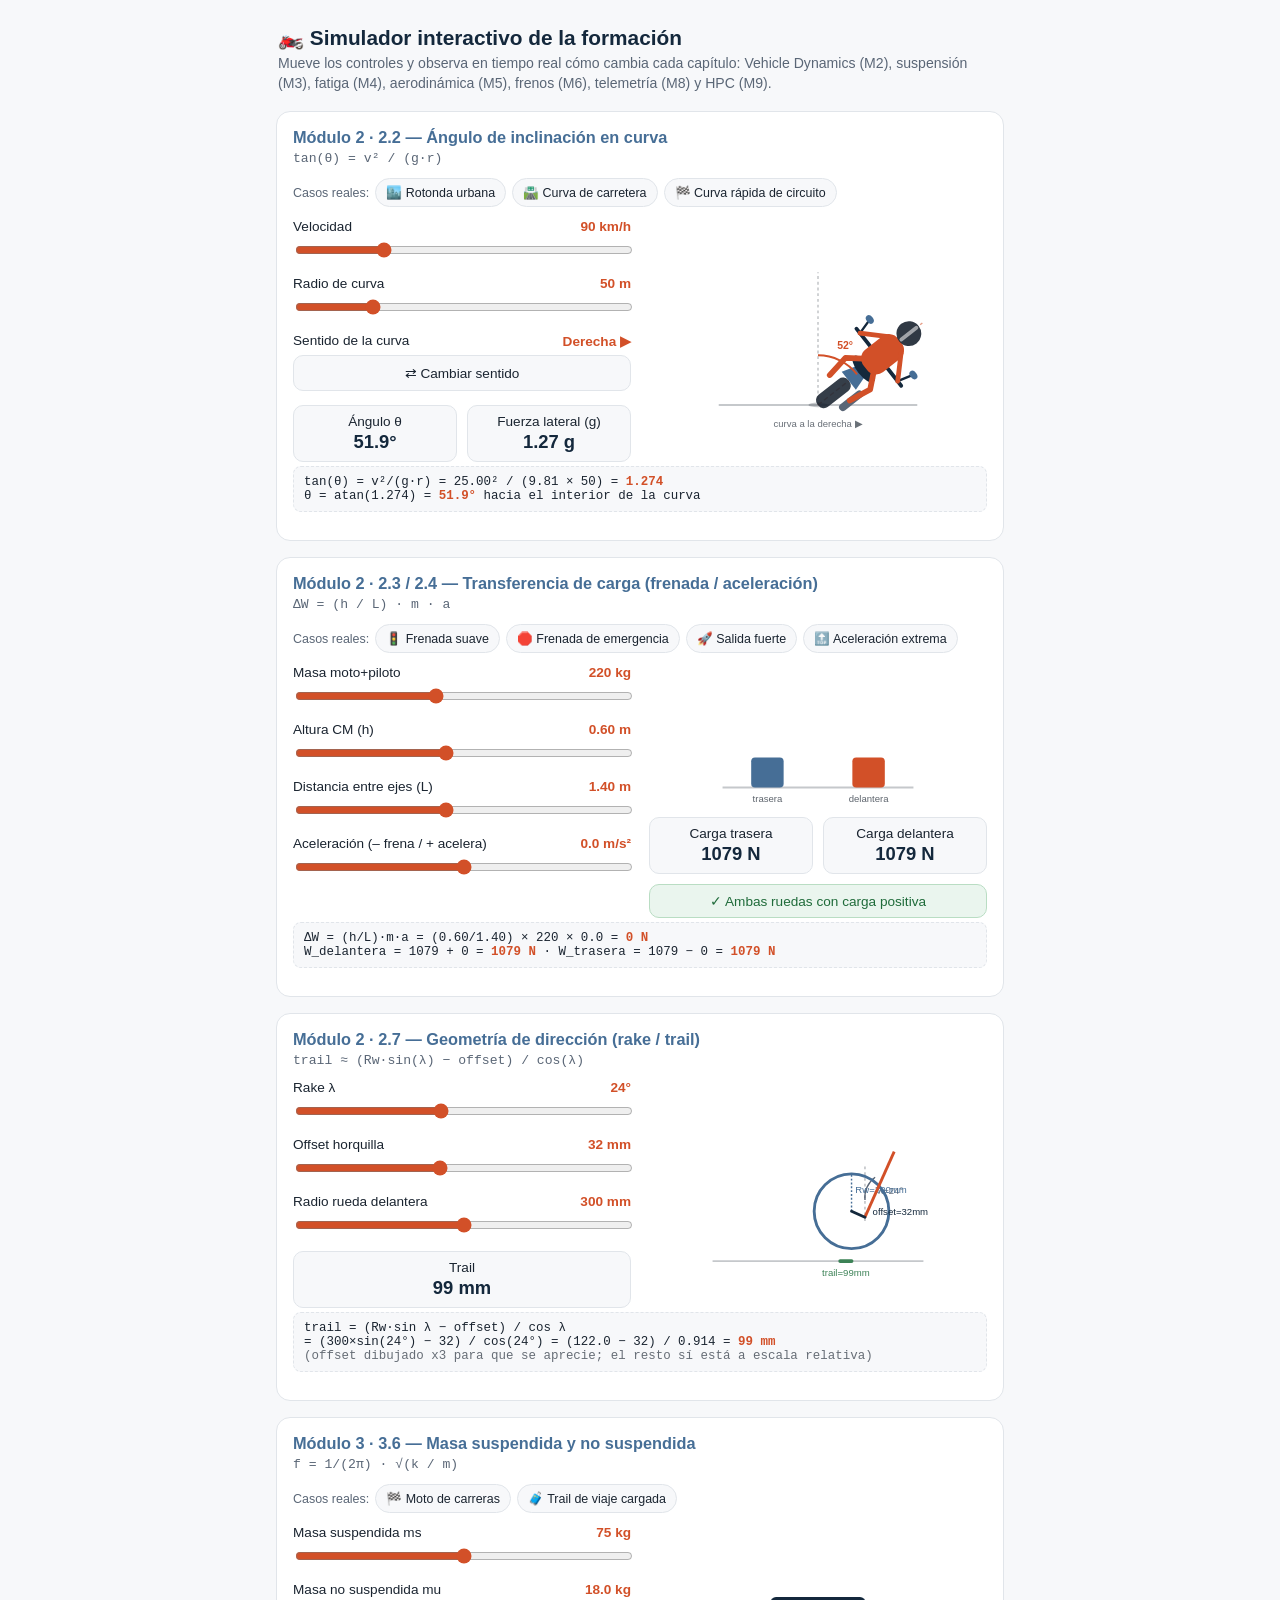
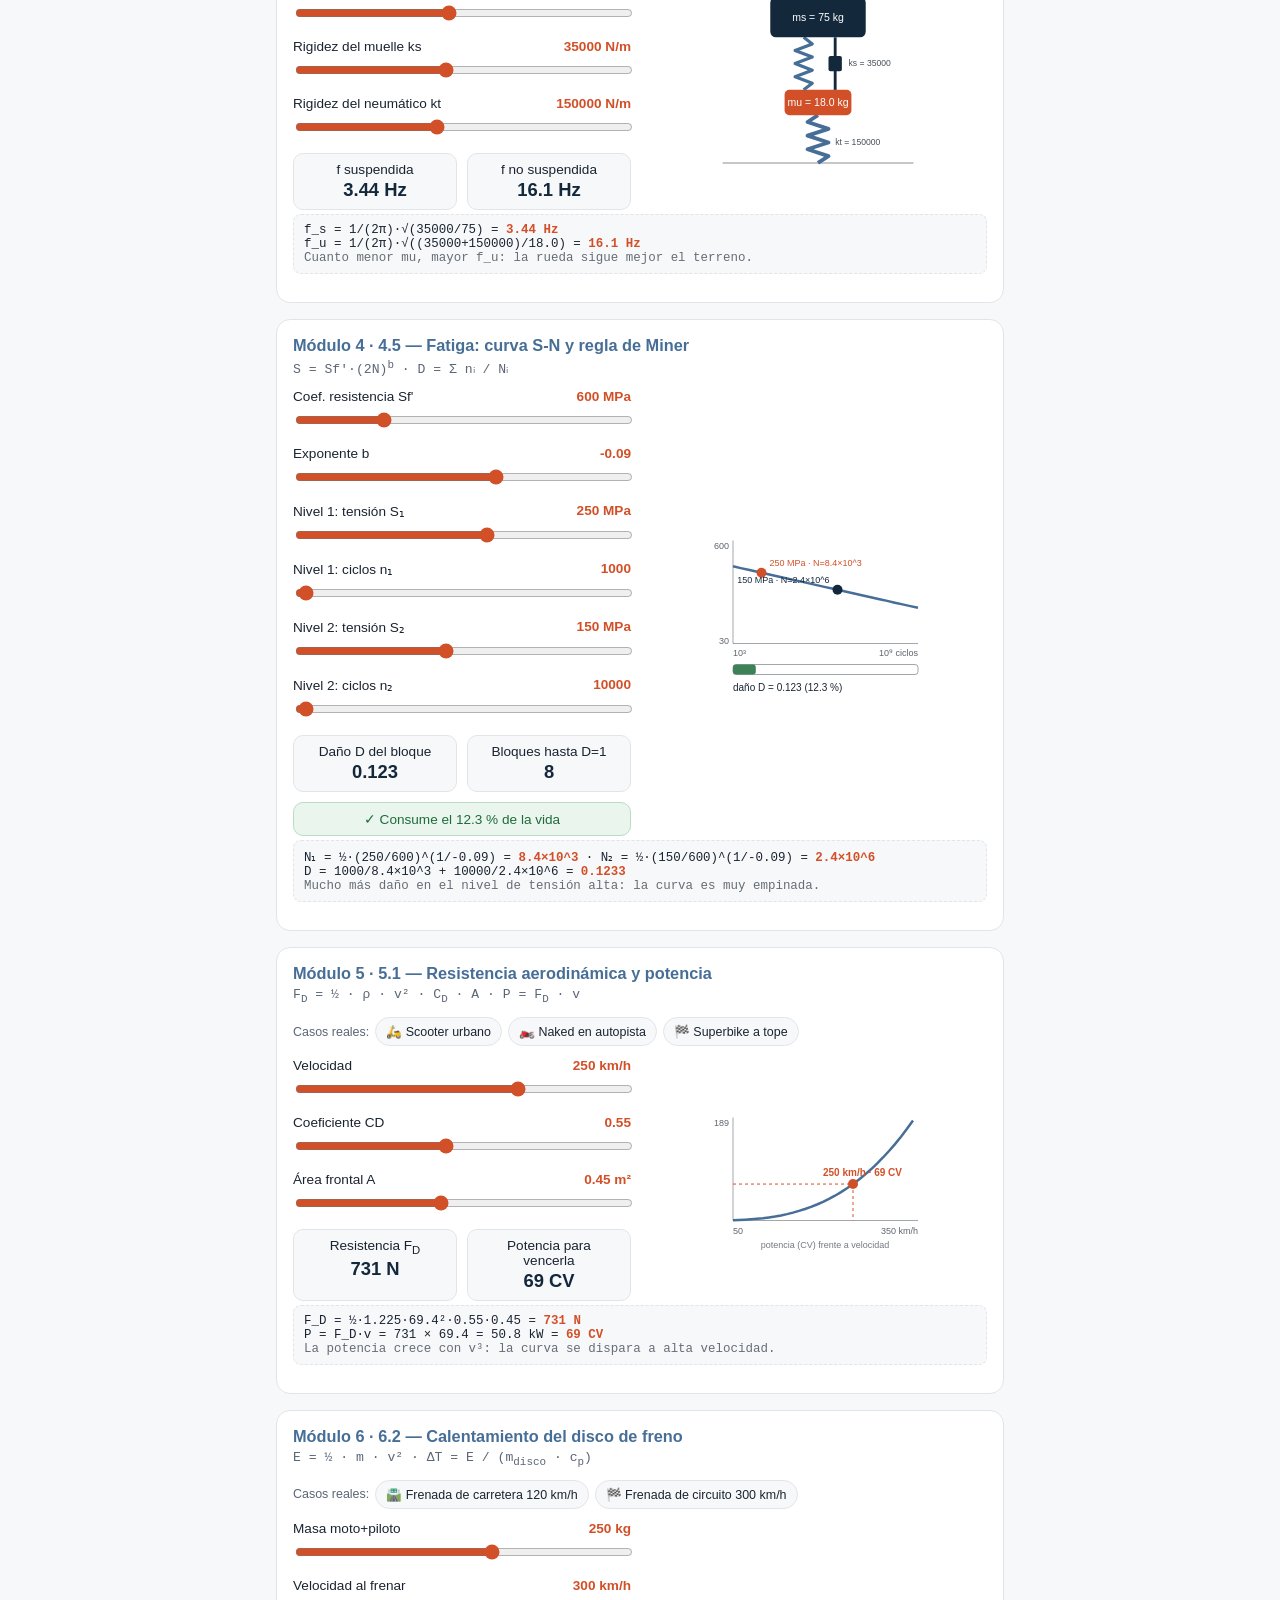
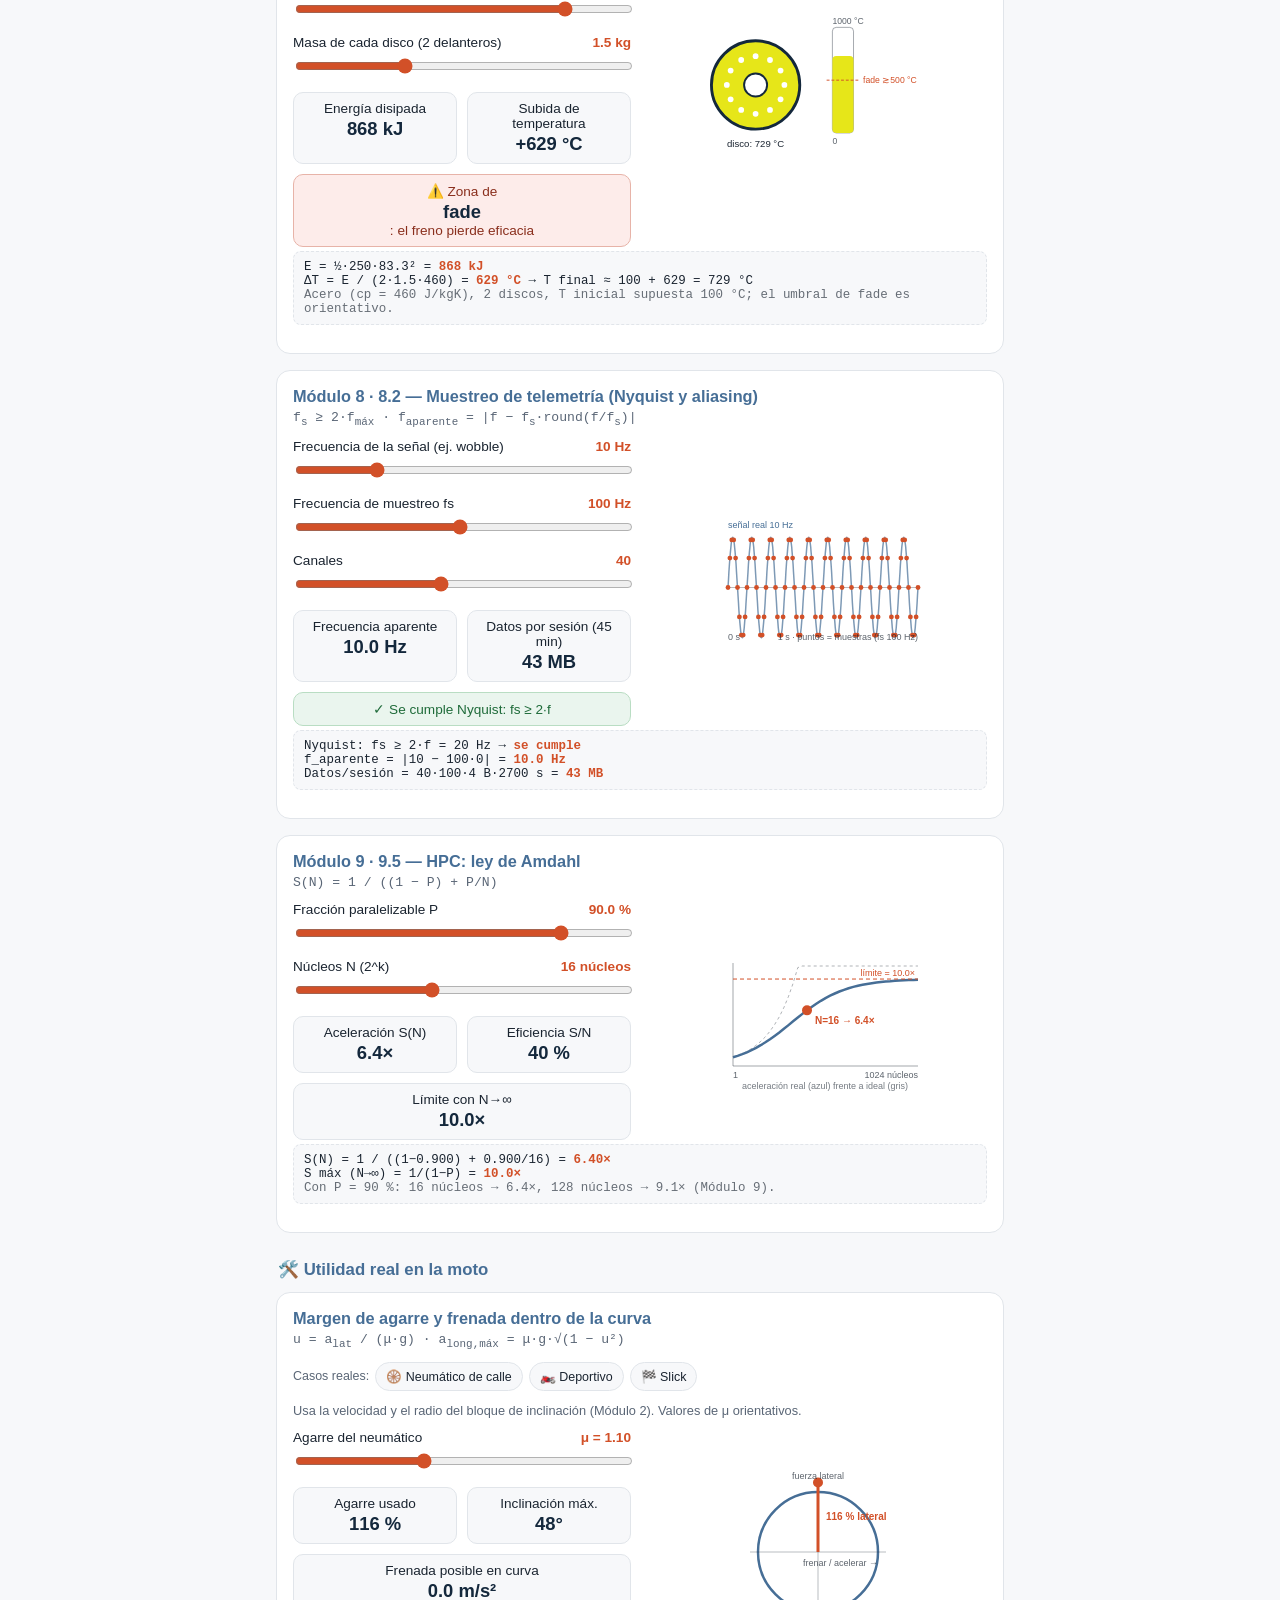
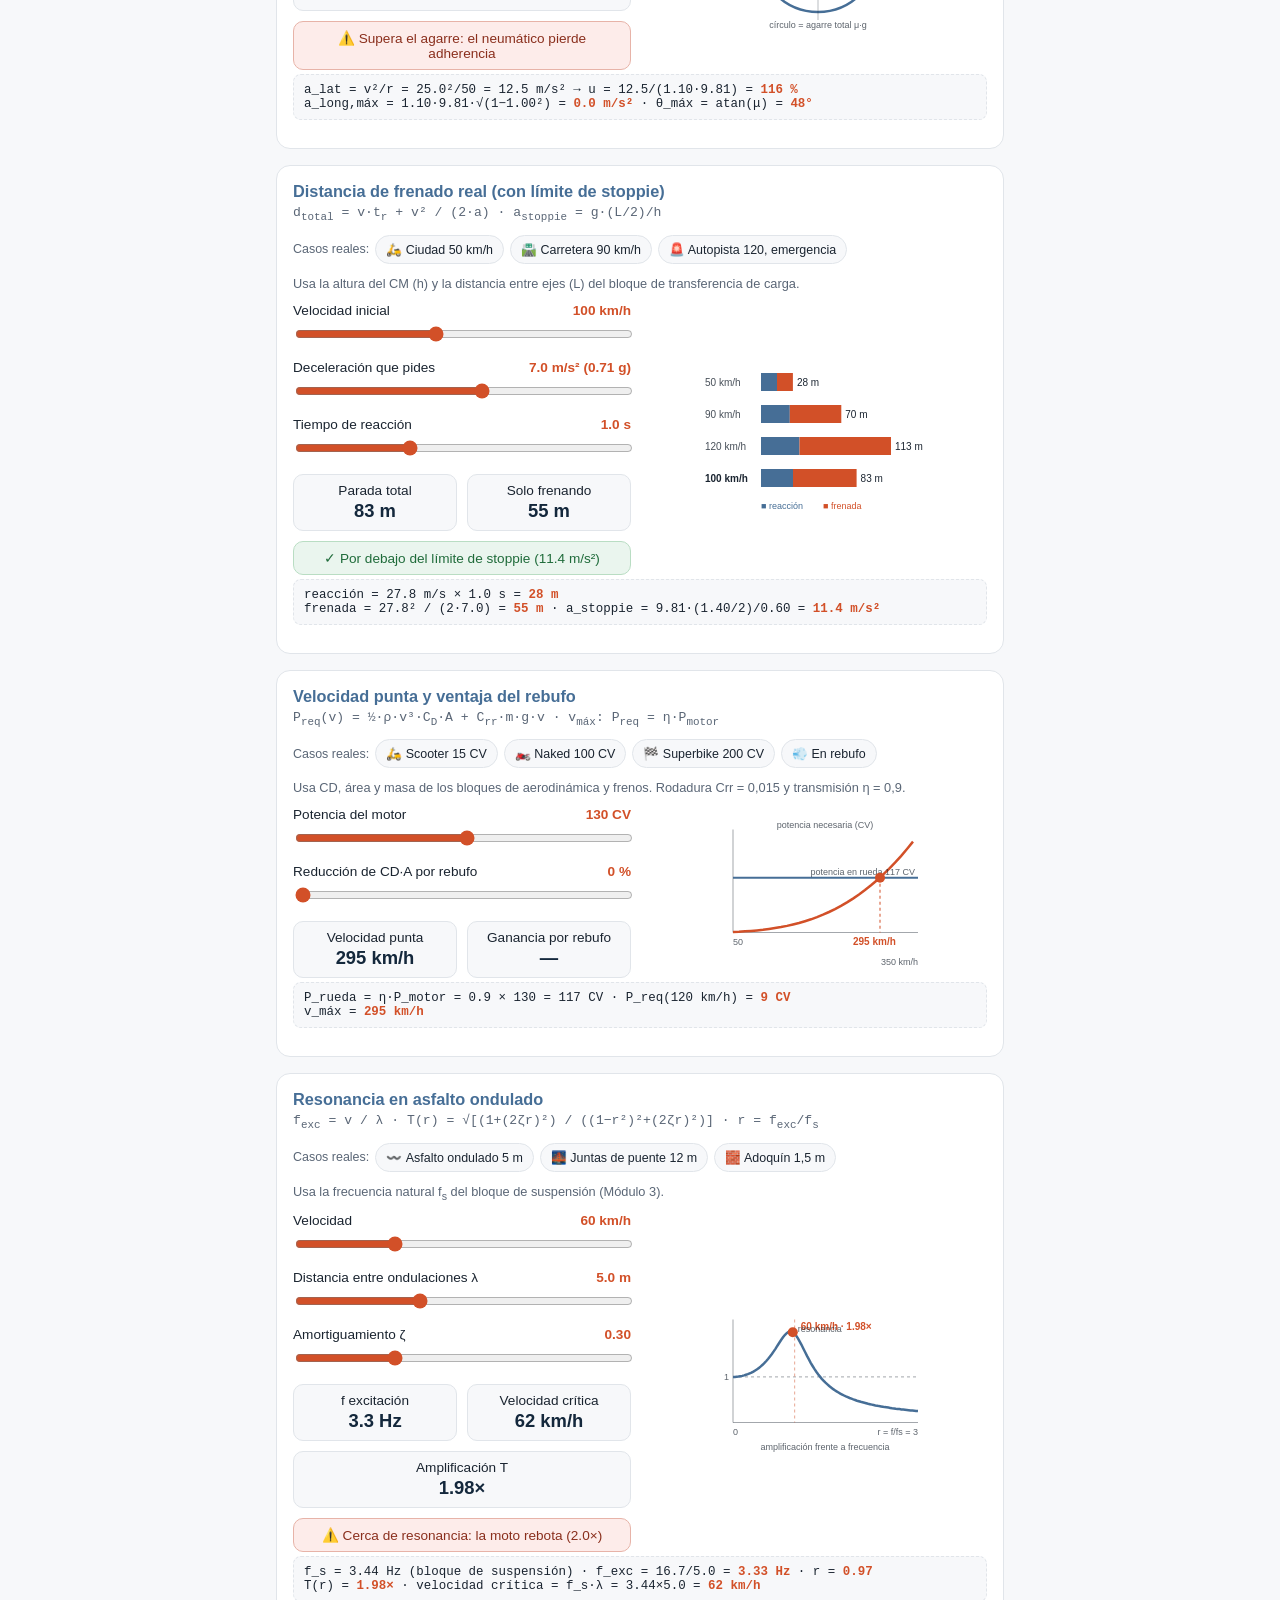
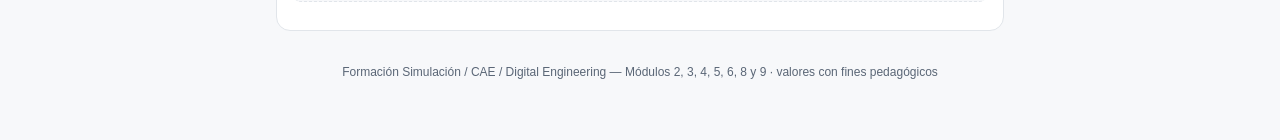
<file: simulador.html>
<!DOCTYPE html>
<html lang="es">
<head>
<meta charset="UTF-8">
<meta name="viewport" content="width=device-width, initial-scale=1, viewport-fit=cover">
<title>Simulador interactivo — Formación CAE de motos</title>
<style>
:root{
  --navy:#14283c; --steel:#466e96; --accent:#d25028; --green:#3c8256;
  --bg:#f7f8fa; --card:#ffffff; --text:#1a2430; --sub:#5a6676; --border:#e1e5ea;
  box-sizing:border-box;
  padding-top:env(safe-area-inset-top,0px);
  padding-bottom:env(safe-area-inset-bottom,0px);
}
@media (prefers-color-scheme: dark){
  :root:not([data-theme="light"]){
    --bg:#11161d; --card:#1a212b; --text:#e9edf2; --sub:#9aa7b5; --border:#2b3542;
  }
}
:root[data-theme="dark"]{
  --bg:#11161d; --card:#1a212b; --text:#e9edf2; --sub:#9aa7b5; --border:#2b3542;
}
*{box-sizing:border-box;}
html{scroll-padding-top:env(safe-area-inset-top,0px);}
body{
  margin:0; background:var(--bg); color:var(--text);
  font-family:-apple-system,BlinkMacSystemFont,"Segoe UI",Roboto,Helvetica,Arial,sans-serif;
  padding:16px; max-width:760px; margin:0 auto;
}
header{padding:10px 2px 18px;}
header h1{font-size:1.3rem; margin:0 0 4px; color:var(--navy);}
:root[data-theme="dark"] header h1, body:has(:root:not([data-theme="light"])) header h1{color:#cfe0f5;}
header p{margin:0; color:var(--sub); font-size:0.88rem; line-height:1.4;}
.card{
  background:var(--card); border:1px solid var(--border); border-radius:14px;
  padding:16px; margin-bottom:16px; overflow-x:auto;
}
.card h2{font-size:1.02rem; margin:0 0 4px; color:var(--steel);}
.card .formula{font-size:0.82rem; color:var(--sub); margin-bottom:12px; font-family:ui-monospace,Menlo,Consolas,monospace;}
.row{display:flex; flex-wrap:wrap; gap:18px;}
.col{flex:1 1 220px; min-width:200px;}
.field{margin-bottom:14px;}
.field label{display:flex; justify-content:space-between; font-size:0.85rem; margin-bottom:6px; color:var(--text);}
.field label b{color:var(--accent); font-variant-numeric:tabular-nums;}
input[type=range]{width:100%; accent-color:var(--accent);}
.viz{display:flex; justify-content:center; margin:8px 0;}
.viz svg{max-width:100%; height:auto;}
.out{
  display:flex; gap:10px; flex-wrap:wrap; margin-top:10px;
}
.pill{
  background:var(--bg); border:1px solid var(--border); border-radius:10px;
  padding:8px 12px; font-size:0.85rem; flex:1 1 140px; text-align:center;
}
.pill b{display:block; font-size:1.15rem; color:var(--navy); margin-top:2px;}
:root[data-theme="dark"] .pill b{color:#cfe0f5;}
.warn{background:#fdecea; border-color:#e7b3a8; color:#8a2f1d;}
:root[data-theme="dark"] .warn{background:#3a1f19; border-color:#6b3326; color:#f0b3a3;}
.ok{background:#eaf5ee; border-color:#b9ddc3; color:#1f6b3a;}
:root[data-theme="dark"] .ok{background:#17301f; border-color:#2d5a3c; color:#a9dcba;}
.calc{
  font-family:ui-monospace,Menlo,Consolas,monospace; font-size:0.78rem;
  background:var(--bg); border:1px dashed var(--border); border-radius:8px;
  padding:8px 10px; margin:4px 0 12px; color:var(--text); word-break:break-word;
}
.calc b{color:var(--accent);}
.seg-btn{flex:1; padding:9px 6px; border:1px solid var(--border); background:var(--bg); color:var(--text); border-radius:10px; font-size:0.85rem; cursor:pointer;}
.seg-btn.active{background:var(--accent); color:#fff; border-color:var(--accent);}
.chips{display:flex;flex-wrap:wrap;gap:6px;margin:0 0 12px;align-items:center}
.chips span{font-size:.78rem;color:var(--sub)}
.chip{padding:6px 10px;border:1px solid var(--border);background:var(--bg);color:var(--text);border-radius:999px;font-size:.78rem;cursor:pointer}
.chip:active{background:var(--accent);color:#fff}
.sec{font-size:1.05rem;color:var(--steel);margin:26px 2px 12px}
.note{font-size:.8rem;color:var(--sub);margin:0 0 12px}
footer{text-align:center; color:var(--sub); font-size:0.75rem; padding:18px 0 6px;}
</style>
</head>
<body>

<header>
  <h1>🏍️ Simulador interactivo de la formación</h1>
  <p>Mueve los controles y observa en tiempo real cómo cambia cada capítulo: Vehicle Dynamics (M2), suspensión (M3), fatiga (M4), aerodinámica (M5), frenos (M6), telemetría (M8) y HPC (M9).</p>
</header>

<!-- ===================== BLOQUE 1: ÁNGULO DE INCLINACIÓN ===================== -->
<div class="card">
  <h2>Módulo 2 · 2.2 — Ángulo de inclinación en curva</h2>
  <div class="formula">tan(θ) = v² / (g·r)</div><div class="chips"><span>Casos reales:</span><button type="button" class="chip" data-set='{"v": 30, "r": 15}'>🏙️ Rotonda urbana</button><button type="button" class="chip" data-set='{"v": 90, "r": 120}'>🛣️ Curva de carretera</button><button type="button" class="chip" data-set='{"v": 180, "r": 250}'>🏁 Curva rápida de circuito</button></div>
  <div class="row">
    <div class="col">
      <div class="field"><label>Velocidad <b id="vLbl">90 km/h</b></label>
        <input type="range" id="v" min="20" max="300" value="90" step="1"></div>
      <div class="field"><label>Radio de curva <b id="rLbl">50 m</b></label>
        <input type="range" id="r" min="8" max="200" value="50" step="1"></div>
      <div class="field"><label>Sentido de la curva <b id="dirLbl">Derecha ▶</b></label>
        <button type="button" id="dirBtn" class="seg-btn" style="width:100%">⇄ Cambiar sentido</button></div>
      <div class="out">
        <div class="pill">Ángulo θ<b id="thetaOut">—</b></div>
        <div class="pill">Fuerza lateral (g)<b id="latgOut">—</b></div>
      </div>
    </div>
    <div class="col viz">
      <svg viewBox="0 0 220 195" width="210">
        <line x1="6" y1="165" x2="214" y2="165" stroke="currentColor" stroke-opacity="0.25" stroke-width="2"/>
        <ellipse cx="110" cy="165" rx="10" ry="2.5" fill="currentColor" opacity="0.25"/>
        <!-- vertical de referencia -->
        <line x1="110" y1="165" x2="110" y2="26" stroke="currentColor" stroke-opacity="0.35" stroke-width="1.2" stroke-dasharray="3,3"/>
        <!-- moto + piloto vistos por detrás; todo el conjunto pivota en el punto de contacto (110,165) -->
        <g id="leanGroup">
          <line x1="110" y1="165" x2="110" y2="26" stroke="var(--accent)" stroke-opacity="0.55" stroke-width="1.5" stroke-dasharray="5,3"/>
          <!-- neumático trasero (perfil visto de frente/detrás) -->
          <rect x="102" y="124" width="16" height="41" rx="7" fill="var(--text)" opacity="0.88"/>
          <!-- escape -->
          <rect x="124" y="120" width="8" height="30" rx="4" fill="var(--sub)"/>
          <!-- guardabarros / colín -->
          <path d="M98 124 L122 124 L117 108 L103 108 Z" fill="var(--steel)"/>
          <ellipse cx="110" cy="104" rx="17" ry="7" fill="var(--navy)"/>
          <!-- piernas del piloto -->
          <polyline points="101,98 89,112 93,136" fill="none" stroke="var(--accent)" stroke-width="6" stroke-linecap="round" stroke-linejoin="round"/>
          <polyline points="119,98 131,112 127,136" fill="none" stroke="var(--accent)" stroke-width="6" stroke-linecap="round" stroke-linejoin="round"/>
          <!-- manillar con retrovisores -->
          <line x1="72" y1="84" x2="148" y2="84" stroke="var(--navy)" stroke-width="4" stroke-linecap="round"/>
          <line x1="78" y1="84" x2="74" y2="70" stroke="var(--navy)" stroke-width="2.5" stroke-linecap="round"/>
          <line x1="142" y1="84" x2="146" y2="70" stroke="var(--navy)" stroke-width="2.5" stroke-linecap="round"/>
          <ellipse cx="73" cy="67" rx="5" ry="3.5" fill="var(--steel)"/>
          <ellipse cx="147" cy="67" rx="5" ry="3.5" fill="var(--steel)"/>
          <!-- espalda del piloto -->
          <rect x="95" y="56" width="30" height="46" rx="12" fill="var(--accent)"/>
          <!-- brazos al manillar -->
          <line x1="99" y1="63" x2="78" y2="84" stroke="var(--accent)" stroke-width="5" stroke-linecap="round"/>
          <line x1="121" y1="63" x2="142" y2="84" stroke="var(--accent)" stroke-width="5" stroke-linecap="round"/>
          <!-- casco visto por detrás -->
          <circle cx="110" cy="44" r="13" fill="var(--text)" opacity="0.9"/>
          <rect x="108" y="32" width="4" height="24" rx="2" fill="var(--card)" opacity="0.55"/>
        </g>
        <!-- arco del ángulo respecto a la vertical -->
        <path id="leanArc" d="" fill="none" stroke="var(--accent)" stroke-width="2"/>
        <text id="leanArcTxt" x="110" y="20" text-anchor="middle" font-size="11" font-weight="600" fill="var(--accent)"></text>
        <text id="leanDirTxt" x="110" y="188" text-anchor="middle" font-size="10" fill="currentColor" opacity="0.65"></text>
      </svg>
    </div>
  </div>
  <div class="calc" id="leanCalc"></div>
</div>

<!-- ===================== BLOQUE 2: TRANSFERENCIA DE CARGA ===================== -->
<div class="card">
  <h2>Módulo 2 · 2.3 / 2.4 — Transferencia de carga (frenada / aceleración)</h2>
  <div class="formula">ΔW = (h / L) · m · a</div><div class="chips"><span>Casos reales:</span><button type="button" class="chip" data-set='{"a": -3}'>🚦 Frenada suave</button><button type="button" class="chip" data-set='{"a": -9}'>🛑 Frenada de emergencia</button><button type="button" class="chip" data-set='{"a": 6}'>🚀 Salida fuerte</button><button type="button" class="chip" data-set='{"a": 10}'>🔝 Aceleración extrema</button></div>
  <div class="row">
    <div class="col">
      <div class="field"><label>Masa moto+piloto <b id="mLbl">220 kg</b></label>
        <input type="range" id="m" min="150" max="320" value="220" step="5"></div>
      <div class="field"><label>Altura CM (h) <b id="hLbl">0.60 m</b></label>
        <input type="range" id="h" min="0.40" max="0.85" value="0.60" step="0.01"></div>
      <div class="field"><label>Distancia entre ejes (L) <b id="LLbl">1.40 m</b></label>
        <input type="range" id="L" min="1.20" max="1.65" value="1.40" step="0.01"></div>
      <div class="field"><label>Aceleración (– frena / + acelera) <b id="aLbl">0.0 m/s²</b></label>
        <input type="range" id="a" min="-10" max="10" value="0" step="0.5"></div>
    </div>
    <div class="col">
      <div class="viz">
        <svg viewBox="0 0 220 140" width="210">
          <line x1="10" y1="120" x2="210" y2="120" stroke="currentColor" stroke-opacity="0.25" stroke-width="2"/>
          <rect id="barTrasera" x="40" y="60" width="34" height="60" fill="var(--steel)" rx="4"/>
          <rect id="barDelantera" x="146" y="60" width="34" height="60" fill="var(--accent)" rx="4"/>
          <text x="57" y="135" text-anchor="middle" font-size="10" fill="currentColor" opacity="0.7">trasera</text>
          <text x="163" y="135" text-anchor="middle" font-size="10" fill="currentColor" opacity="0.7">delantera</text>
        </svg>
      </div>
      <div class="out">
        <div class="pill">Carga trasera<b id="wRearOut">—</b></div>
        <div class="pill">Carga delantera<b id="wFrontOut">—</b></div>
      </div>
      <div class="out" id="riskBox" style="margin-top:10px;"></div>
    </div>
  </div>
  <div class="calc" id="loadCalc"></div>
</div>

<!-- ===================== BLOQUE 3: GEOMETRÍA DE DIRECCIÓN ===================== -->
<div class="card">
  <h2>Módulo 2 · 2.7 — Geometría de dirección (rake / trail)</h2>
  <div class="formula">trail ≈ (Rw·sin(λ) − offset) / cos(λ)</div>
  <div class="row">
    <div class="col">
      <div class="field"><label>Rake λ <b id="rakeLbl">24°</b></label>
        <input type="range" id="rake" min="18" max="32" value="24" step="0.5"></div>
      <div class="field"><label>Offset horquilla <b id="offsetLbl">32 mm</b></label>
        <input type="range" id="offset" min="15" max="55" value="32" step="1"></div>
      <div class="field"><label>Radio rueda delantera <b id="rwLbl">300 mm</b></label>
        <input type="range" id="rw" min="270" max="330" value="300" step="1"></div>
      <div class="out">
        <div class="pill">Trail<b id="trailOut">—</b></div>
      </div>
    </div>
    <div class="col viz">
      <svg viewBox="0 0 240 200" width="230">
        <line x1="10" y1="170" x2="230" y2="170" stroke="currentColor" stroke-opacity="0.25" stroke-width="2"/>
        <!-- referencia vertical discontinua para medir el rake -->
        <line id="vertRef" x1="155" y1="118" x2="155" y2="55" stroke="currentColor" stroke-opacity="0.3" stroke-width="1.5" stroke-dasharray="3,3"/>
        <path id="rakeArc" d="" fill="none" stroke="var(--sub)" stroke-width="1.5"/>
        <text id="rakeTxt" x="163" y="70" font-size="10" fill="var(--sub)"></text>

        <circle id="wheelC" cx="155" cy="118" r="48" fill="none" stroke="var(--steel)" stroke-width="3"/>
        <!-- radio Rw etiquetado -->
        <line id="rwLine" x1="155" y1="118" x2="155" y2="70" stroke="var(--steel)" stroke-width="1.5" stroke-dasharray="2,2"/>
        <text id="rwTxt" x="159" y="95" font-size="10" fill="var(--steel)"></text>

        <line id="axisLine" x1="155" y1="118" x2="155" y2="118" stroke="var(--accent)" stroke-width="3"/>
        <!-- offset: marca perpendicular al eje de dirección, en el cabezal -->
        <line id="offsetTick" x1="155" y1="118" x2="155" y2="118" stroke="var(--navy)" stroke-width="3" stroke-linecap="round"/>
        <text id="offsetTxt" x="155" y="118" font-size="10" fill="var(--navy)"></text>

        <line id="trailLine" x1="155" y1="170" x2="155" y2="170" stroke="var(--green)" stroke-width="4" stroke-linecap="round"/>
        <text id="trailTxt" x="155" y="186" text-anchor="middle" font-size="10" fill="var(--green)"></text>
      </svg>
    </div>
  </div>
  <div class="calc" id="geomCalc"></div>
</div>

<!-- ===================== MÓDULO 3: CUARTO DE VEHÍCULO ===================== -->
<div class="card">
  <h2>Módulo 3 · 3.6 — Masa suspendida y no suspendida</h2>
  <div class="formula">f = 1/(2π) · √(k / m)</div><div class="chips"><span>Casos reales:</span><button type="button" class="chip" data-set='{"ms": 60, "mu": 14, "ks": 50000, "kt": 180000}'>🏁 Moto de carreras</button><button type="button" class="chip" data-set='{"ms": 105, "mu": 22, "ks": 28000, "kt": 140000}'>🧳 Trail de viaje cargada</button></div>
  <div class="row">
    <div class="col">
      <div class="field"><label>Masa suspendida ms <b id="msLbl"></b></label><input type="range" id="ms" min="30" max="120" value="75" step="1"></div>
      <div class="field"><label>Masa no suspendida mu <b id="muLbl"></b></label><input type="range" id="mu" min="8" max="30" value="18" step="0.5"></div>
      <div class="field"><label>Rigidez del muelle ks <b id="ksLbl"></b></label><input type="range" id="ks" min="15000" max="60000" value="35000" step="500"></div>
      <div class="field"><label>Rigidez del neumático kt <b id="ktLbl"></b></label><input type="range" id="kt" min="100000" max="220000" value="150000" step="1000"></div>
      <div class="out"><div class="pill">f suspendida<b id="fsOut"></b></div><div class="pill">f no suspendida<b id="fuOut"></b></div></div>
    </div>
    <div class="col viz"><svg id="qSvg" viewBox="0 0 220 230" width="210"></svg></div>
  </div>
  <div class="calc" id="quarterCalc"></div>
</div>

<!-- ===================== MÓDULO 4: FATIGA ===================== -->
<div class="card">
  <h2>Módulo 4 · 4.5 — Fatiga: curva S-N y regla de Miner</h2>
  <div class="formula">S = Sf'·(2N)<sup>b</sup>  ·  D = Σ nᵢ / Nᵢ</div>
  <div class="row">
    <div class="col">
      <div class="field"><label>Coef. resistencia Sf' <b id="sfLbl"></b></label><input type="range" id="sf" min="400" max="1200" value="600" step="10"></div>
      <div class="field"><label>Exponente b <b id="bxLbl"></b></label><input type="range" id="bx" min="-0.15" max="-0.05" value="-0.09" step="0.01"></div>
      <div class="field"><label>Nivel 1: tensión S₁ <b id="s1Lbl"></b></label><input type="range" id="s1" min="50" max="400" value="250" step="5"></div>
      <div class="field"><label>Nivel 1: ciclos n₁ <b id="n1Lbl"></b></label><input type="range" id="n1" min="100" max="100000" value="1000" step="100"></div>
      <div class="field"><label>Nivel 2: tensión S₂ <b id="s2Lbl"></b></label><input type="range" id="s2" min="30" max="300" value="150" step="5"></div>
      <div class="field"><label>Nivel 2: ciclos n₂ <b id="n2Lbl"></b></label><input type="range" id="n2" min="1000" max="1000000" value="10000" step="1000"></div>
      <div class="out"><div class="pill">Daño D del bloque<b id="dOut"></b></div><div class="pill">Bloques hasta D=1<b id="repOut"></b></div></div>
      <div class="out" id="fRisk" style="margin-top:10px;"></div>
    </div>
    <div class="col viz"><svg id="fSvg" viewBox="0 0 230 168" width="230"></svg></div>
  </div>
  <div class="calc" id="fatCalc"></div>
</div>

<!-- ===================== MÓDULO 5: AERODINÁMICA ===================== -->
<div class="card">
  <h2>Módulo 5 · 5.1 — Resistencia aerodinámica y potencia</h2>
  <div class="formula">F<sub>D</sub> = ½ · ρ · v² · C<sub>D</sub> · A  ·  P = F<sub>D</sub> · v</div><div class="chips"><span>Casos reales:</span><button type="button" class="chip" data-set='{"av": 50, "cd": 0.75, "af": 0.6}'>🛵 Scooter urbano</button><button type="button" class="chip" data-set='{"av": 120, "cd": 0.65, "af": 0.55}'>🏍️ Naked en autopista</button><button type="button" class="chip" data-set='{"av": 300, "cd": 0.5, "af": 0.42}'>🏁 Superbike a tope</button></div>
  <div class="row">
    <div class="col">
      <div class="field"><label>Velocidad <b id="avLbl"></b></label><input type="range" id="av" min="50" max="350" value="250" step="5"></div>
      <div class="field"><label>Coeficiente CD <b id="cdLbl"></b></label><input type="range" id="cd" min="0.35" max="0.80" value="0.55" step="0.01"></div>
      <div class="field"><label>Área frontal A <b id="afLbl"></b></label><input type="range" id="af" min="0.30" max="0.65" value="0.45" step="0.01"></div>
      <div class="out"><div class="pill">Resistencia F<sub>D</sub><b id="fdOut"></b></div><div class="pill">Potencia para vencerla<b id="pOut"></b></div></div>
    </div>
    <div class="col viz"><svg id="aSvg" viewBox="0 0 230 148" width="230"></svg></div>
  </div>
  <div class="calc" id="aeroCalc"></div>
</div>

<!-- ===================== MÓDULO 6: FRENOS ===================== -->
<div class="card">
  <h2>Módulo 6 · 6.2 — Calentamiento del disco de freno</h2>
  <div class="formula">E = ½ · m · v²  ·  ΔT = E / (m<sub>disco</sub> · c<sub>p</sub>)</div><div class="chips"><span>Casos reales:</span><button type="button" class="chip" data-set='{"bm": 250, "bv": 120, "bd": 1.5}'>🛣️ Frenada de carretera 120 km/h</button><button type="button" class="chip" data-set='{"bm": 250, "bv": 300, "bd": 1.5}'>🏁 Frenada de circuito 300 km/h</button></div>
  <div class="row">
    <div class="col">
      <div class="field"><label>Masa moto+piloto <b id="bmLbl"></b></label><input type="range" id="bm" min="150" max="320" value="250" step="5"></div>
      <div class="field"><label>Velocidad al frenar <b id="bvLbl"></b></label><input type="range" id="bv" min="80" max="350" value="300" step="5"></div>
      <div class="field"><label>Masa de cada disco (2 delanteros) <b id="bdLbl"></b></label><input type="range" id="bd" min="0.8" max="3" value="1.5" step="0.1"></div>
      <div class="out"><div class="pill">Energía disipada<b id="eOut"></b></div><div class="pill">Subida de temperatura<b id="dtOut"></b></div></div>
      <div class="out" id="bRisk" style="margin-top:10px;"></div>
    </div>
    <div class="col viz"><svg id="bSvg" viewBox="0 0 250 148" width="240"></svg></div>
  </div>
  <div class="calc" id="brakeCalc"></div>
</div>

<!-- ===================== MÓDULO 8: NYQUIST ===================== -->
<div class="card">
  <h2>Módulo 8 · 8.2 — Muestreo de telemetría (Nyquist y aliasing)</h2>
  <div class="formula">f<sub>s</sub> ≥ 2·f<sub>máx</sub>  ·  f<sub>aparente</sub> = |f − f<sub>s</sub>·round(f/f<sub>s</sub>)|</div>
  <div class="row">
    <div class="col">
      <div class="field"><label>Frecuencia de la señal (ej. wobble) <b id="fsigLbl"></b></label><input type="range" id="fsig" min="1" max="40" value="10" step="1"></div>
      <div class="field"><label>Frecuencia de muestreo fs <b id="fsmpLbl"></b></label><input type="range" id="fsmp" min="5" max="200" value="100" step="1"></div>
      <div class="field"><label>Canales <b id="nchLbl"></b></label><input type="range" id="nch" min="10" max="80" value="40" step="1"></div>
      <div class="out"><div class="pill">Frecuencia aparente<b id="faOut"></b></div><div class="pill">Datos por sesión (45 min)<b id="mbOut"></b></div></div>
      <div class="out" id="nyqRisk" style="margin-top:10px;"></div>
    </div>
    <div class="col viz"><svg id="tSvg" viewBox="0 0 230 130" width="230"></svg></div>
  </div>
  <div class="calc" id="nyqCalc"></div>
</div>

<!-- ===================== MÓDULO 9: AMDAHL ===================== -->
<div class="card">
  <h2>Módulo 9 · 9.5 — HPC: ley de Amdahl</h2>
  <div class="formula">S(N) = 1 / ((1 − P) + P/N)</div>
  <div class="row">
    <div class="col">
      <div class="field"><label>Fracción paralelizable P <b id="ppLbl"></b></label><input type="range" id="pp" min="50" max="99.9" value="90" step="0.1"></div>
      <div class="field"><label>Núcleos N (2^k) <b id="nxLbl"></b></label><input type="range" id="nx" min="0" max="10" value="4" step="1"></div>
      <div class="out"><div class="pill">Aceleración S(N)<b id="spOut"></b></div><div class="pill">Eficiencia S/N<b id="efOut"></b></div><div class="pill">Límite con N→∞<b id="smaxOut"></b></div></div>
    </div>
    <div class="col viz"><svg id="xSvg" viewBox="0 0 230 140" width="230"></svg></div>
  </div>
  <div class="calc" id="amdCalc"></div>
</div>

<h3 class="sec">🛠️ Utilidad real en la moto</h3>

<div class="card">
  <h2>Margen de agarre y frenada dentro de la curva</h2>
  <div class="formula">u = a<sub>lat</sub> / (μ·g)  ·  a<sub>long,máx</sub> = μ·g·√(1 − u²)</div>
  <div class="chips"><span>Casos reales:</span><button type="button" class="chip" data-set='{"mt": 1.0}'>🛞 Neumático de calle</button><button type="button" class="chip" data-set='{"mt": 1.2}'>🏍️ Deportivo</button><button type="button" class="chip" data-set='{"mt": 1.5}'>🏁 Slick</button></div>
  <p class="note">Usa la velocidad y el radio del bloque de inclinación (Módulo 2). Valores de μ orientativos.</p>
  <div class="row"><div class="col">
    <div class="field"><label>Agarre del neumático <b id="mtLbl"></b></label><input type="range" id="mt" min="0.8" max="1.6" value="1.1" step="0.05"></div>
    <div class="out"><div class="pill">Agarre usado<b id="uOut"></b></div><div class="pill">Inclinación máx.<b id="tmOut"></b></div><div class="pill">Frenada posible en curva<b id="alOut"></b></div></div>
    <div class="out" id="gRisk" style="margin-top:10px;"></div>
  </div><div class="col viz"><svg id="gSvg" viewBox="0 0 230 160" width="230"></svg></div></div>
  <div class="calc" id="gripCalc"></div>
</div>

<div class="card">
  <h2>Distancia de frenado real (con límite de stoppie)</h2>
  <div class="formula">d<sub>total</sub> = v·t<sub>r</sub> + v² / (2·a)  ·  a<sub>stoppie</sub> = g·(L/2)/h</div>
  <div class="chips"><span>Casos reales:</span><button type="button" class="chip" data-set='{"dv": 50, "da": 6}'>🛵 Ciudad 50 km/h</button><button type="button" class="chip" data-set='{"dv": 90, "da": 7}'>🛣️ Carretera 90 km/h</button><button type="button" class="chip" data-set='{"dv": 120, "da": 9}'>🚨 Autopista 120, emergencia</button></div>
  <p class="note">Usa la altura del CM (h) y la distancia entre ejes (L) del bloque de transferencia de carga.</p>
  <div class="row"><div class="col">
    <div class="field"><label>Velocidad inicial <b id="dvLbl"></b></label><input type="range" id="dv" min="30" max="200" value="100" step="5"></div>
    <div class="field"><label>Deceleración que pides <b id="daLbl"></b></label><input type="range" id="da" min="2" max="11" value="7" step="0.5"></div>
    <div class="field"><label>Tiempo de reacción <b id="trLbl"></b></label><input type="range" id="tr" min="0.5" max="2" value="1" step="0.1"></div>
    <div class="out"><div class="pill">Parada total<b id="dtOut2"></b></div><div class="pill">Solo frenando<b id="dbOut"></b></div></div>
    <div class="out" id="sRisk" style="margin-top:10px;"></div>
  </div><div class="col viz"><svg id="sSvg" viewBox="0 0 230 160" width="230"></svg></div></div>
  <div class="calc" id="stopCalc"></div>
</div>

<div class="card">
  <h2>Velocidad punta y ventaja del rebufo</h2>
  <div class="formula">P<sub>req</sub>(v) = ½·ρ·v³·C<sub>D</sub>·A + C<sub>rr</sub>·m·g·v  ·  v<sub>máx</sub>: P<sub>req</sub> = η·P<sub>motor</sub></div>
  <div class="chips"><span>Casos reales:</span><button type="button" class="chip" data-set='{"pm": 15, "cd": 0.75, "af": 0.6}'>🛵 Scooter 15 CV</button><button type="button" class="chip" data-set='{"pm": 100, "cd": 0.65, "af": 0.55}'>🏍️ Naked 100 CV</button><button type="button" class="chip" data-set='{"pm": 200, "cd": 0.5, "af": 0.42}'>🏁 Superbike 200 CV</button><button type="button" class="chip" data-set='{"rb": 25}'>💨 En rebufo</button></div>
  <p class="note">Usa CD, área y masa de los bloques de aerodinámica y frenos. Rodadura Crr = 0,015 y transmisión η = 0,9.</p>
  <div class="row"><div class="col">
    <div class="field"><label>Potencia del motor <b id="pmLbl"></b></label><input type="range" id="pm" min="5" max="250" value="130" step="5"></div>
    <div class="field"><label>Reducción de CD·A por rebufo <b id="rbLbl"></b></label><input type="range" id="rb" min="0" max="40" value="0" step="1"></div>
    <div class="out"><div class="pill">Velocidad punta<b id="vmOut"></b></div><div class="pill">Ganancia por rebufo<b id="gnOut"></b></div></div>
  </div><div class="col viz"><svg id="pSvg" viewBox="0 0 230 150" width="230"></svg></div></div>
  <div class="calc" id="topCalc"></div>
</div>

<div class="card">
  <h2>Resonancia en asfalto ondulado</h2>
  <div class="formula">f<sub>exc</sub> = v / λ  ·  T(r) = √[(1+(2ζr)²) / ((1−r²)²+(2ζr)²)]  ·  r = f<sub>exc</sub>/f<sub>s</sub></div>
  <div class="chips"><span>Casos reales:</span><button type="button" class="chip" data-set='{"lam": 5, "vv": 60}'>〰️ Asfalto ondulado 5 m</button><button type="button" class="chip" data-set='{"lam": 12, "vv": 100}'>🌉 Juntas de puente 12 m</button><button type="button" class="chip" data-set='{"lam": 1.5, "vv": 30}'>🧱 Adoquín 1,5 m</button></div>
  <p class="note">Usa la frecuencia natural f<sub>s</sub> del bloque de suspensión (Módulo 3).</p>
  <div class="row"><div class="col">
    <div class="field"><label>Velocidad <b id="vvLbl"></b></label><input type="range" id="vv" min="20" max="160" value="60" step="5"></div>
    <div class="field"><label>Distancia entre ondulaciones λ <b id="lamLbl"></b></label><input type="range" id="lam" min="1" max="12" value="5" step="0.5"></div>
    <div class="field"><label>Amortiguamiento ζ <b id="ztLbl"></b></label><input type="range" id="zt" min="0.1" max="0.8" value="0.3" step="0.05"></div>
    <div class="out"><div class="pill">f excitación<b id="feOut"></b></div><div class="pill">Velocidad crítica<b id="vcOut"></b></div><div class="pill">Amplificación T<b id="tOut"></b></div></div>
    <div class="out" id="rRisk" style="margin-top:10px;"></div>
  </div><div class="col viz"><svg id="rSvg" viewBox="0 0 230 150" width="230"></svg></div></div>
  <div class="calc" id="resCalc"></div>
</div>

<footer>Formación Simulación / CAE / Digital Engineering — Módulos 2, 3, 4, 5, 6, 8 y 9 · valores con fines pedagógicos</footer>

<script>
const $ = id => document.getElementById(id);
const g = 9.81;
let leanDir = 1; // 1 = curva a la derecha, -1 = izquierda


function updateLean(){
  const vKmh = +$('v').value, r = +$('r').value;
  const v = vKmh/3.6;
  const latg = (v*v)/(g*r);
  const theta = Math.atan(latg) * 180/Math.PI;
  const th = theta*Math.PI/180;
  $('vLbl').textContent = vKmh + ' km/h';
  $('rLbl').textContent = r + ' m';
  $('thetaOut').textContent = theta.toFixed(1) + '°';
  $('latgOut').textContent = latg.toFixed(2) + ' g';
  // vista trasera: la moto se inclina hacia el interior de la curva
  $('leanGroup').setAttribute('transform', `rotate(${leanDir*theta} 110 165)`);
  const R = 52;
  const ex = 110 + leanDir*R*Math.sin(th), ey = 165 - R*Math.cos(th);
  $('leanArc').setAttribute('d', `M 110 ${165-R} A ${R} ${R} 0 0 ${leanDir>0?1:0} ${ex.toFixed(1)} ${ey.toFixed(1)}`);
  const mx = 110 + leanDir*(R+13)*Math.sin(th/2), my = 165 - (R+13)*Math.cos(th/2);
  $('leanArcTxt').setAttribute('x', mx.toFixed(1)); $('leanArcTxt').setAttribute('y', my.toFixed(1));
  $('leanArcTxt').textContent = theta.toFixed(0) + '°';
  $('leanDirTxt').textContent = leanDir>0 ? 'curva a la derecha ▶' : '◀ curva a la izquierda';
  $('leanCalc').innerHTML =
    `tan(θ) = v²/(g·r) = ${v.toFixed(2)}² / (9.81 × ${r}) = <b>${latg.toFixed(3)}</b><br>`+
    `θ = atan(${latg.toFixed(3)}) = <b>${theta.toFixed(1)}°</b> hacia el interior de la curva`;
}
function setDir(d){
  leanDir = d;
  $('dirLbl').textContent = d>0 ? 'Derecha ▶' : '◀ Izquierda';
  updateLean();
}


function updateLoad(){
  const m = +$('m').value, h = +$('h').value, L = +$('L').value, a = +$('a').value;
  $('mLbl').textContent = m + ' kg';
  $('hLbl').textContent = h.toFixed(2) + ' m';
  $('LLbl').textContent = L.toFixed(2) + ' m';
  $('aLbl').textContent = a.toFixed(1) + ' m/s²';

  const Wtotal = m * g;
  const Wstatic = Wtotal/2;
  // a negativo = frenada -> transfiere a delantera; a positivo = acelera -> transfiere a trasera
  const dW = (h/L) * m * a;
  const Wfront = Wstatic + dW;
  const Wrear = Wstatic - dW;

  $('wFrontOut').textContent = Math.max(Wfront,0).toFixed(0) + ' N';
  $('wRearOut').textContent = Math.max(Wrear,0).toFixed(0) + ' N';

  const maxBar = 60, scale = maxBar / (Wtotal*0.95);
  $('barDelantera').setAttribute('height', Math.max(Math.min(Wfront*scale,100),2));
  $('barDelantera').setAttribute('y', 120-Math.max(Math.min(Wfront*scale,100),2));
  $('barTrasera').setAttribute('height', Math.max(Math.min(Wrear*scale,100),2));
  $('barTrasera').setAttribute('y', 120-Math.max(Math.min(Wrear*scale,100),2));

  const risk = $('riskBox');
  if(Wrear<=0){
    risk.innerHTML = '<div class="pill warn">⚠️ Rueda trasera al límite de levantarse — posible <b>stoppie</b></div>';
  } else if(Wfront<=0){
    risk.innerHTML = '<div class="pill warn">⚠️ Rueda delantera al límite de levantarse — posible <b>wheelie</b></div>';
  } else {
    risk.innerHTML = '<div class="pill ok">✓ Ambas ruedas con carga positiva</div>';
  }

  $('loadCalc').innerHTML =
    `ΔW = (h/L)·m·a = (${h.toFixed(2)}/${L.toFixed(2)}) × ${m} × ${a.toFixed(1)} = <b>${dW.toFixed(0)} N</b><br>`+
    `W_delantera = ${Wstatic.toFixed(0)} + ${dW.toFixed(0)} = <b>${Wfront.toFixed(0)} N</b> · `+
    `W_trasera = ${Wstatic.toFixed(0)} − ${dW.toFixed(0)} = <b>${Wrear.toFixed(0)} N</b>`;
}

function updateGeom(){
  const rakeDeg = +$('rake').value, offset = +$('offset').value, rw = +$('rw').value;
  $('rakeLbl').textContent = rakeDeg + '°';
  $('offsetLbl').textContent = offset + ' mm';
  $('rwLbl').textContent = rw + ' mm';

  const rakeRad = rakeDeg * Math.PI/180;
  const trail = (rw*Math.sin(rakeRad) - offset) / Math.cos(rakeRad);
  $('trailOut').textContent = trail.toFixed(0) + ' mm';

  // --- geometría del dibujo ---
  const cx=155, cy=118;                 // centro de la rueda (punto fijo)
  const Rpx = 30 + (rw-270)*(18/60);    // radio dibujado ~30-48px según Rw real
  $('wheelC').setAttribute('r', Rpx.toFixed(1));

  // radio Rw dibujado hacia arriba, con etiqueta
  $('rwLine').setAttribute('y2', cy-Rpx);
  $('rwTxt').setAttribute('y', (cy-Rpx/2).toFixed(1));
  $('rwTxt').textContent = `Rw=${rw}mm`;

  // eje de dirección: pasa a distancia "offset" (exagerada x3 para que se vea) del centro de rueda
  const offsetPx = (offset*0.16)*3;     // mismo factor 0.16 que usaríamos en mm->px, x3 solo visual
  const axisLen = Rpx + 36;
  // punto sobre el eje, desplazado "offsetPx" perpendicular a la dirección del eje respecto al centro de rueda
  const nx = Math.cos(rakeRad), ny = Math.sin(rakeRad);      // perpendicular al eje
  const px0 = cx + offsetPx*nx, py0 = cy + offsetPx*ny;
  const dx = Math.sin(rakeRad), dy = -Math.cos(rakeRad);     // dirección del eje (hacia arriba)
  const topX = px0 + dx*axisLen, topY = py0 + dy*axisLen;
  $('axisLine').setAttribute('x1', px0.toFixed(1)); $('axisLine').setAttribute('y1', py0.toFixed(1));
  $('axisLine').setAttribute('x2', topX.toFixed(1)); $('axisLine').setAttribute('y2', topY.toFixed(1));

  // marca de offset: segmento corto perpendicular, del centro de rueda al punto del eje
  $('offsetTick').setAttribute('x1', cx); $('offsetTick').setAttribute('y1', cy);
  $('offsetTick').setAttribute('x2', px0.toFixed(1)); $('offsetTick').setAttribute('y2', py0.toFixed(1));
  $('offsetTxt').setAttribute('x', (px0+8).toFixed(1)); $('offsetTxt').setAttribute('y', (py0-2).toFixed(1));
  $('offsetTxt').textContent = `offset=${offset}mm`;

  // eje extendido hasta el suelo
  const groundY=170;
  const s = (groundY - py0)/dy;
  const groundX = px0 - s*dx;

  // arco de rake entre la vertical de referencia y el eje
  const arcR = 26;
  const ax = px0, ay = py0-18;
  const arcEndX = px0 + Math.sin(rakeRad)*arcR, arcEndY = (py0-18) - Math.cos(rakeRad)*arcR;
  $('rakeArc').setAttribute('d', `M ${px0} ${py0-18} A ${arcR} ${arcR} 0 0 1 ${arcEndX.toFixed(1)} ${arcEndY.toFixed(1)}`);
  $('rakeTxt').setAttribute('x', (px0+14).toFixed(1)); $('rakeTxt').setAttribute('y', (py0-24).toFixed(1));
  $('rakeTxt').textContent = `λ=${rakeDeg}°`;
  $('vertRef').setAttribute('x1', px0.toFixed(1)); $('vertRef').setAttribute('x2', px0.toFixed(1));
  $('vertRef').setAttribute('y1', (py0+4).toFixed(1)); $('vertRef').setAttribute('y2', (py0-55).toFixed(1));

  // trail dibujado a partir del VALOR REAL calculado (escala propia, independiente del resto)
  const contactX = cx; // contacto de la rueda, justo bajo su centro
  const trailPx = trail*0.12;
  const gStart = contactX; // el segmento de trail sale del punto de contacto
  $('trailLine').setAttribute('x1', contactX.toFixed(1)); $('trailLine').setAttribute('y1', groundY);
  $('trailLine').setAttribute('x2', (contactX-trailPx).toFixed(1)); $('trailLine').setAttribute('y2', groundY);
  $('trailTxt').setAttribute('x', (contactX-trailPx/2).toFixed(1));
  $('trailTxt').textContent = `trail=${trail.toFixed(0)}mm`;

  const rwSin = rw*Math.sin(rakeRad);
  $('geomCalc').innerHTML =
    `trail = (Rw·sin λ − offset) / cos λ<br>`+
    `= (${rw}×sin(${rakeDeg}°) − ${offset}) / cos(${rakeDeg}°) = (${rwSin.toFixed(1)} − ${offset}) / ${Math.cos(rakeRad).toFixed(3)} = <b>${trail.toFixed(0)} mm</b>`+
    `<br><span style="opacity:.65">(offset dibujado x3 para que se aprecie; el resto sí está a escala relativa)</span>`;
}

['v','r'].forEach(id=>$(id).addEventListener('input', updateLean));
['m','h','L','a'].forEach(id=>$(id).addEventListener('input', updateLoad));
['rake','offset','rw'].forEach(id=>$(id).addEventListener('input', updateGeom));

$('dirBtn').addEventListener('click',()=>setDir(-leanDir));

function zz(x,y1,y2,n,a){const dy=(y2-y1)/(n+1);const p=[[x,y1]];for(let i=1;i<=n;i++)p.push([x+(i%2?a:-a),y1+dy*i]);p.push([x,y2]);return p.map(q=>q.map(t=>t.toFixed(1)).join(',')).join(' ');}

function updateQuarter(){
  const ms=+$('ms').value, mu=+$('mu').value, ks=+$('ks').value, kt=+$('kt').value;
  $('msLbl').textContent=ms+' kg'; $('muLbl').textContent=mu.toFixed(1)+' kg';
  $('ksLbl').textContent=ks+' N/m'; $('ktLbl').textContent=kt+' N/m';
  const fs=Math.sqrt(ks/ms)/(2*Math.PI), fu=Math.sqrt((ks+kt)/mu)/(2*Math.PI);
  $('fsOut').textContent=fs.toFixed(2)+' Hz'; $('fuOut').textContent=fu.toFixed(1)+' Hz';
  const hu=14+mu*0.7, huTop=165-hu, hs=16+ms*0.35, msBot=huTop-55, msTop=msBot-hs, mid=(huTop+msBot)/2;
  const sw1=(1.5+ks/20000).toFixed(1), sw2=(1.5+kt/60000).toFixed(1);
  $('qSvg').innerHTML=
   `<line x1="10" y1="215" x2="210" y2="215" stroke="currentColor" stroke-opacity=".25" stroke-width="2"/>`+
   `<polyline points="${zz(110,215,165,6,11)}" fill="none" stroke="var(--steel)" stroke-width="${sw2}" stroke-linejoin="round"/>`+
   `<text x="128" y="196" font-size="9" fill="currentColor" opacity=".8">kt = ${kt}</text>`+
   `<rect x="75" y="${huTop}" width="70" height="${hu}" rx="5" fill="var(--accent)"/>`+
   `<text x="110" y="${huTop+hu/2+4}" text-anchor="middle" font-size="11" fill="#fff">mu = ${mu.toFixed(1)} kg</text>`+
   `<polyline points="${zz(95,huTop,msBot,7,9)}" fill="none" stroke="var(--steel)" stroke-width="${sw1}" stroke-linejoin="round"/>`+
   `<line x1="128" y1="${huTop}" x2="128" y2="${msBot}" stroke="var(--navy)" stroke-width="3"/>`+
   `<rect x="121" y="${mid-8}" width="14" height="16" rx="2" fill="var(--navy)"/>`+
   `<text x="142" y="${mid+3}" font-size="9" fill="currentColor" opacity=".8">ks = ${ks}</text>`+
   `<rect x="60" y="${msTop}" width="100" height="${hs}" rx="6" fill="var(--navy)"/>`+
   `<text x="110" y="${msTop+hs/2+4}" text-anchor="middle" font-size="11" fill="#fff">ms = ${ms} kg</text>`;
  $('quarterCalc').innerHTML=
   `f_s = 1/(2π)·√(${ks}/${ms}) = <b>${fs.toFixed(2)} Hz</b><br>`+
   `f_u = 1/(2π)·√((${ks}+${kt})/${mu.toFixed(1)}) = <b>${fu.toFixed(1)} Hz</b><br>`+
   `<span style="opacity:.65">Cuanto menor mu, mayor f_u: la rueda sigue mejor el terreno.</span>`;
}

function updateAero(){
  const v=+$('av').value, cd=+$('cd').value, A=+$('af').value, rho=1.225;
  $('avLbl').textContent=v+' km/h'; $('cdLbl').textContent=cd.toFixed(2); $('afLbl').textContent=A.toFixed(2)+' m²';
  const P=s=>0.5*rho*Math.pow(s/3.6,3)*cd*A/735.5;
  const vms=v/3.6, FD=0.5*rho*vms*vms*cd*A, Pw=FD*vms, cv=Pw/735.5;
  $('fdOut').textContent=FD.toFixed(0)+' N'; $('pOut').textContent=cv.toFixed(0)+' CV';
  const X=s=>30+(s-50)/300*180, ymax=P(350), Y=c=>115-c/ymax*100;
  let pts=''; for(let s=50;s<=350;s+=10) pts+=`${X(s).toFixed(1)},${Y(P(s)).toFixed(1)} `;
  $('aSvg').innerHTML=
   `<line x1="30" y1="115" x2="215" y2="115" stroke="currentColor" stroke-opacity=".4"/><line x1="30" y1="12" x2="30" y2="115" stroke="currentColor" stroke-opacity=".4"/>`+
   `<polyline points="${pts}" fill="none" stroke="var(--steel)" stroke-width="2.5"/>`+
   `<line x1="${X(v)}" y1="${Y(cv)}" x2="${X(v)}" y2="115" stroke="var(--accent)" stroke-dasharray="3,3"/>`+
   `<line x1="30" y1="${Y(cv)}" x2="${X(v)}" y2="${Y(cv)}" stroke="var(--accent)" stroke-dasharray="3,3"/>`+
   `<circle cx="${X(v)}" cy="${Y(cv)}" r="5" fill="var(--accent)"/>`+
   `<text x="${Math.min(X(v)+8,120)}" y="${Math.max(Y(cv)-8,22)}" font-size="10" font-weight="600" fill="var(--accent)">${v} km/h · ${cv.toFixed(0)} CV</text>`+
   `<text x="30" y="128" font-size="9" fill="currentColor" opacity=".7">50</text><text x="215" y="128" text-anchor="end" font-size="9" fill="currentColor" opacity=".7">350 km/h</text>`+
   `<text x="26" y="20" text-anchor="end" font-size="9" fill="currentColor" opacity=".7">${ymax.toFixed(0)}</text>`+
   `<text x="122" y="142" text-anchor="middle" font-size="9" fill="currentColor" opacity=".6">potencia (CV) frente a velocidad</text>`;
  $('aeroCalc').innerHTML=
   `F_D = ½·1.225·${vms.toFixed(1)}²·${cd.toFixed(2)}·${A.toFixed(2)} = <b>${FD.toFixed(0)} N</b><br>`+
   `P = F_D·v = ${FD.toFixed(0)} × ${vms.toFixed(1)} = ${(Pw/1000).toFixed(1)} kW = <b>${cv.toFixed(0)} CV</b><br>`+
   `<span style="opacity:.65">La potencia crece con v³: la curva se dispara a alta velocidad.</span>`;
}

function updateBrake(){
  const m=+$('bm').value, v=+$('bv').value, md=+$('bd').value;
  $('bmLbl').textContent=m+' kg'; $('bvLbl').textContent=v+' km/h'; $('bdLbl').textContent=md.toFixed(1)+' kg';
  const vms=v/3.6, E=0.5*m*vms*vms, dT=E/(2*md*460), Tf=100+dT;
  $('eOut').textContent=(E/1000).toFixed(0)+' kJ'; $('dtOut').textContent='+'+dT.toFixed(0)+' °C';
  const t=Math.min(Tf,1000)/1000, hue=Math.round(220-t*220), col=`hsl(${hue} 80% 50%)`;
  let holes=''; for(let i=0;i<12;i++){const a=i/12*2*Math.PI; holes+=`<circle cx="${(60+30*Math.cos(a)).toFixed(1)}" cy="${(75+30*Math.sin(a)).toFixed(1)}" r="3" fill="var(--card)"/>`;}
  const gh=t*110, fadeY=125-0.5*110;
  $('bSvg').innerHTML=
   `<circle cx="60" cy="75" r="46" fill="${col}" stroke="var(--navy)" stroke-width="3"/>`+holes+
   `<circle cx="60" cy="75" r="12" fill="var(--card)" stroke="var(--navy)" stroke-width="2"/>`+
   `<text x="60" y="140" text-anchor="middle" font-size="10" fill="currentColor">disco: ${Tf.toFixed(0)} °C</text>`+
   `<rect x="140" y="15" width="22" height="110" rx="4" fill="none" stroke="currentColor" stroke-opacity=".4"/>`+
   `<rect x="140" y="${125-gh}" width="22" height="${gh}" rx="4" fill="${col}"/>`+
   `<line x1="134" y1="${fadeY}" x2="168" y2="${fadeY}" stroke="var(--accent)" stroke-dasharray="3,2"/>`+
   `<text x="172" y="${fadeY+3}" font-size="9" fill="var(--accent)">fade ≳500 °C</text>`+
   `<text x="140" y="11" font-size="9" fill="currentColor" opacity=".7">1000 °C</text><text x="140" y="137" font-size="9" fill="currentColor" opacity=".7">0</text>`;
  $('bRisk').innerHTML = Tf>500 ? '<div class="pill warn">⚠️ Zona de <b>fade</b>: el freno pierde eficacia</div>' : '<div class="pill ok">✓ Temperatura dentro del rango de trabajo</div>';
  $('brakeCalc').innerHTML=
   `E = ½·${m}·${vms.toFixed(1)}² = <b>${(E/1000).toFixed(0)} kJ</b><br>`+
   `ΔT = E / (2·${md.toFixed(1)}·460) = <b>${dT.toFixed(0)} °C</b> → T final ≈ 100 + ${dT.toFixed(0)} = ${Tf.toFixed(0)} °C<br>`+
   `<span style="opacity:.65">Acero (cp = 460 J/kgK), 2 discos, T inicial supuesta 100 °C; el umbral de fade es orientativo.</span>`;
}

['ms','mu','ks','kt'].forEach(id=>$(id).addEventListener('input', updateQuarter));
['av','cd','af'].forEach(id=>$(id).addEventListener('input', updateAero));
['bm','bv','bd'].forEach(id=>$(id).addEventListener('input', updateBrake));

updateLean(); updateLoad(); updateGeom(); function updateFatigue(){
  const Sf=+$('sf').value,b=+$('bx').value,S1=+$('s1').value,n1=+$('n1').value,S2=+$('s2').value,n2=+$('n2').value;
  $('sfLbl').textContent=Sf+' MPa'; $('bxLbl').textContent=b.toFixed(2);
  $('s1Lbl').textContent=S1+' MPa'; $('n1Lbl').textContent=n1; $('s2Lbl').textContent=S2+' MPa'; $('n2Lbl').textContent=n2;
  const Nf=S=>0.5*Math.pow(S/Sf,1/b), N1=Nf(S1), N2=Nf(S2), D=n1/N1+n2/N2;
  const sci=x=>x.toExponential(1).replace('e+','×10^');
  $('dOut').textContent=D.toFixed(3); const rep=1/D; $('repOut').textContent=rep>1e5?sci(rep):rep.toFixed(0);
  $('fRisk').innerHTML=D>=1?'<div class="pill warn">⚠️ D ≥ 1: fallo por fatiga previsto</div>':'<div class="pill ok">✓ Consume el '+(D*100).toFixed(1)+' % de la vida</div>';
  const lx=N=>30+(Math.log10(N)-3)/6*185, ly=S=>115-(Math.log10(S)-Math.log10(30))/(Math.log10(600)-Math.log10(30))*100;
  const cl=(x,a,c)=>Math.max(a,Math.min(c,x));
  let pts=''; for(let e=3;e<=9;e+=0.25){const N=Math.pow(10,e),S=Sf*Math.pow(2*N,b); pts+=`${lx(N).toFixed(1)},${cl(ly(S),12,115).toFixed(1)} `;}
  const pt=(S,N,c)=>{const x=cl(lx(N),30,215),y=cl(ly(S),12,115),an=x>130?'end':'start',dx=x>130?-8:8;
    return `<circle cx="${x.toFixed(1)}" cy="${y.toFixed(1)}" r="5" fill="${c}"/><text x="${(x+dx).toFixed(1)}" y="${(y-7).toFixed(1)}" text-anchor="${an}" font-size="9" fill="${c}">${S} MPa · N=${sci(N)}</text>`;};
  const dc=D>=1?'var(--accent)':D>0.5?'#e0a030':'var(--green)';
  $('fSvg').innerHTML=
   `<line x1="30" y1="115" x2="215" y2="115" stroke="currentColor" stroke-opacity=".4"/><line x1="30" y1="12" x2="30" y2="115" stroke="currentColor" stroke-opacity=".4"/>`+
   `<polyline points="${pts}" fill="none" stroke="var(--steel)" stroke-width="2.5"/>`+pt(S1,N1,'var(--accent)')+pt(S2,N2,'var(--navy)')+
   `<text x="30" y="127" font-size="9" fill="currentColor" opacity=".7">10³</text><text x="215" y="127" text-anchor="end" font-size="9" fill="currentColor" opacity=".7">10⁹ ciclos</text><text x="26" y="20" text-anchor="end" font-size="9" fill="currentColor" opacity=".7">600</text><text x="26" y="115" text-anchor="end" font-size="9" fill="currentColor" opacity=".7">30</text>`+
   `<rect x="30" y="136" width="185" height="10" rx="3" fill="none" stroke="currentColor" stroke-opacity=".4"/><rect x="30" y="136" width="${(Math.min(D,1)*185).toFixed(1)}" height="10" rx="3" fill="${dc}"/>`+
   `<text x="30" y="162" font-size="10" fill="currentColor">daño D = ${D.toFixed(3)} (${(D*100).toFixed(1)} %)</text>`;
  $('fatCalc').innerHTML=
   `N₁ = ½·(${S1}/${Sf})^(1/${b.toFixed(2)}) = <b>${sci(N1)}</b> · N₂ = ½·(${S2}/${Sf})^(1/${b.toFixed(2)}) = <b>${sci(N2)}</b><br>`+
   `D = ${n1}/${sci(N1)} + ${n2}/${sci(N2)} = <b>${D.toFixed(4)}</b><br><span style="opacity:.65">Mucho más daño en el nivel de tensión alta: la curva es muy empinada.</span>`;
}

function updateNyq(){
  const f=+$('fsig').value, fs=+$('fsmp').value, nch=+$('nch').value;
  $('fsigLbl').textContent=f+' Hz'; $('fsmpLbl').textContent=fs+' Hz'; $('nchLbl').textContent=nch;
  const rd=Math.round(f/fs), fa=f-fs*rd, ok=fs>=2*f, mb=nch*fs*4*2700/1e6;
  $('faOut').textContent=Math.abs(fa).toFixed(1)+' Hz'; $('mbOut').textContent=mb.toFixed(0)+' MB';
  $('nyqRisk').innerHTML=ok?'<div class="pill ok">✓ Se cumple Nyquist: fs ≥ 2·f</div>':'<div class="pill warn">⚠️ Aliasing: la señal de '+f+' Hz parece de '+Math.abs(fa).toFixed(1)+' Hz</div>';
  const X=t=>25+t*190, Y=y=>70-y*50;
  let sig='',al=''; for(let i=0;i<=400;i++){const t=i/400; sig+=`${X(t).toFixed(1)},${Y(Math.sin(2*Math.PI*f*t)).toFixed(1)} `; if(!ok) al+=`${X(t).toFixed(1)},${Y(Math.sin(2*Math.PI*fa*t)).toFixed(1)} `;}
  let dots=''; for(let k=0;k<=fs;k++){const t=k/fs; dots+=`<circle cx="${X(t).toFixed(1)}" cy="${Y(Math.sin(2*Math.PI*f*t)).toFixed(1)}" r="2.4" fill="var(--accent)"/>`;}
  $('tSvg').innerHTML=
   `<line x1="25" y1="70" x2="215" y2="70" stroke="currentColor" stroke-opacity=".3"/>`+
   `<polyline points="${sig}" fill="none" stroke="var(--steel)" stroke-width="1.5" opacity=".7"/>`+
   (ok?'':`<polyline points="${al}" fill="none" stroke="var(--green)" stroke-width="2" stroke-dasharray="4,3"/>`)+dots+
   `<text x="25" y="10" font-size="9" fill="var(--steel)">señal real ${f} Hz</text>`+
   (ok?'':`<text x="25" y="22" font-size="9" fill="var(--green)">lo que vería el dato: ${Math.abs(fa).toFixed(1)} Hz</text>`)+
   `<text x="25" y="122" font-size="9" fill="currentColor" opacity=".7">0 s</text><text x="215" y="122" text-anchor="end" font-size="9" fill="currentColor" opacity=".7">1 s · puntos = muestras (fs ${fs} Hz)</text>`;
  $('nyqCalc').innerHTML=
   `Nyquist: fs ≥ 2·f = ${2*f} Hz → <b>${ok?'se cumple':'NO se cumple'}</b><br>`+
   `f_aparente = |${f} − ${fs}·${rd}| = <b>${Math.abs(fa).toFixed(1)} Hz</b><br>`+
   `Datos/sesión = ${nch}·${fs}·4 B·2700 s = <b>${mb.toFixed(0)} MB</b>`;
}

function updateAmdahl(){
  const P=+$('pp').value/100, N=Math.pow(2,+$('nx').value);
  $('ppLbl').textContent=(P*100).toFixed(1)+' %'; $('nxLbl').textContent=N+' núcleos';
  const S=n=>1/((1-P)+P/n), Sv=S(N), Smax=1/(1-P), ymax=Math.min(Smax*1.15,1100);
  $('spOut').textContent=Sv.toFixed(1)+'×'; $('efOut').textContent=(Sv/N*100).toFixed(0)+' %'; $('smaxOut').textContent=Smax.toFixed(1)+'×';
  const X=n=>30+Math.log2(n)/10*185, Y=s=>115-Math.min(s,ymax)/ymax*100;
  let c='',id=''; for(let e=0;e<=10;e+=0.25){const n=Math.pow(2,e); c+=`${X(n).toFixed(1)},${Y(S(n)).toFixed(1)} `; id+=`${X(n).toFixed(1)},${Y(n).toFixed(1)} `;}
  $('xSvg').innerHTML=
   `<line x1="30" y1="115" x2="215" y2="115" stroke="currentColor" stroke-opacity=".4"/><line x1="30" y1="12" x2="30" y2="115" stroke="currentColor" stroke-opacity=".4"/>`+
   `<polyline points="${id}" fill="none" stroke="currentColor" stroke-opacity=".35" stroke-dasharray="3,3"/>`+
   `<polyline points="${c}" fill="none" stroke="var(--steel)" stroke-width="2.5"/>`+
   `<line x1="30" y1="${Y(Smax)}" x2="215" y2="${Y(Smax)}" stroke="var(--accent)" stroke-dasharray="4,3"/>`+
   `<text x="212" y="${Y(Smax)-3}" text-anchor="end" font-size="9" fill="var(--accent)">límite = ${Smax.toFixed(1)}×</text>`+
   `<circle cx="${X(N)}" cy="${Y(Sv)}" r="5" fill="var(--accent)"/>`+
   `<text x="${Math.min(X(N)+8,150)}" y="${Math.min(Y(Sv)+14,110)}" font-size="10" font-weight="600" fill="var(--accent)">N=${N} → ${Sv.toFixed(1)}×</text>`+
   `<text x="30" y="127" font-size="9" fill="currentColor" opacity=".7">1</text><text x="215" y="127" text-anchor="end" font-size="9" fill="currentColor" opacity=".7">1024 núcleos</text>`+
   `<text x="122" y="138" text-anchor="middle" font-size="9" fill="currentColor" opacity=".6">aceleración real (azul) frente a ideal (gris)</text>`;
  $('amdCalc').innerHTML=
   `S(N) = 1 / ((1−${P.toFixed(3)}) + ${P.toFixed(3)}/${N}) = <b>${Sv.toFixed(2)}×</b><br>`+
   `S máx (N→∞) = 1/(1−P) = <b>${Smax.toFixed(1)}×</b><br><span style="opacity:.65">Con P = 90 %: 16 núcleos → 6.4×, 128 núcleos → 9.1× (Módulo 9).</span>`;
}

['sf','bx','s1','n1','s2','n2'].forEach(id=>$(id).addEventListener('input', updateFatigue));
['fsig','fsmp','nch'].forEach(id=>$(id).addEventListener('input', updateNyq));
['pp','nx'].forEach(id=>$(id).addEventListener('input', updateAmdahl));

updateQuarter(); updateAero(); updateBrake(); const OK=t=>`<div class="pill ok">✓ ${t}</div>`, WARN=t=>`<div class="pill warn">⚠️ ${t}</div>`;
const AX=(x0,y0,x1,y1)=>`<line x1="${x0}" y1="${y1}" x2="${x1}" y2="${y1}" stroke="currentColor" stroke-opacity=".4"/><line x1="${x0}" y1="${y0}" x2="${x0}" y2="${y1}" stroke="currentColor" stroke-opacity=".4"/>`;
const TX=(x,y,t,o='')=>`<text x="${x}" y="${y}" font-size="9" fill="currentColor" opacity=".7" ${o}>${t}</text>`;

function updateGrip(){
  const mu=+$('mt').value, v=+$('v').value/3.6, r=+$('r').value;
  $('mtLbl').textContent='μ = '+mu.toFixed(2);
  const al=v*v/r, u=al/(mu*g), th=Math.atan(mu)*180/Math.PI, along=u<1?mu*g*Math.sqrt(1-u*u):0;
  $('uOut').textContent=(u*100).toFixed(0)+' %'; $('tmOut').textContent=th.toFixed(0)+'°'; $('alOut').textContent=along.toFixed(1)+' m/s²';
  $('gRisk').innerHTML=u>1?WARN('Supera el agarre: el neumático pierde adherencia'):u>0.8?WARN('Casi al límite: casi sin margen para frenar'):OK('Margen suficiente para frenar en la curva');
  const R=60,cx=115,cy=82,uu=Math.min(u,1.25),py=cy-R*uu,col=u>1?'var(--accent)':u>.8?'#e0a030':'var(--green)',hc=R*Math.sqrt(Math.max(0,1-Math.min(u,1)**2));
  $('gSvg').innerHTML=
   `<circle cx="${cx}" cy="${cy}" r="${R}" fill="none" stroke="var(--steel)" stroke-width="2.5"/>`+
   `<line x1="${cx-R-8}" y1="${cy}" x2="${cx+R+8}" y2="${cy}" stroke="currentColor" stroke-opacity=".3"/><line x1="${cx}" y1="${cy-R-8}" x2="${cx}" y2="${cy+R+8}" stroke="currentColor" stroke-opacity=".3"/>`+
   `<line x1="${cx-hc}" y1="${py}" x2="${cx+hc}" y2="${py}" stroke="${col}" stroke-width="3" stroke-dasharray="5,3"/>`+
   `<line x1="${cx}" y1="${cy}" x2="${cx}" y2="${py}" stroke="${col}" stroke-width="3"/><circle cx="${cx}" cy="${py}" r="5" fill="${col}"/>`+
   `<text x="${cx+8}" y="${(cy+py)/2+3}" font-size="10" font-weight="600" fill="${col}">${(u*100).toFixed(0)} % lateral</text>`+
   TX(cx+R,cy+14,'frenar / acelerar →','text-anchor="end"')+TX(cx,9,'fuerza lateral','text-anchor="middle"')+TX(cx,cy+R+16,'círculo = agarre total μ·g','text-anchor="middle"');
  $('gripCalc').innerHTML=
   `a_lat = v²/r = ${v.toFixed(1)}²/${r} = ${al.toFixed(1)} m/s² → u = ${al.toFixed(1)}/(${mu.toFixed(2)}·9.81) = <b>${(u*100).toFixed(0)} %</b><br>`+
   `a_long,máx = ${mu.toFixed(2)}·9.81·√(1−${Math.min(u,1).toFixed(2)}²) = <b>${along.toFixed(1)} m/s²</b> · θ_máx = atan(μ) = <b>${th.toFixed(0)}°</b>`;
}

function updateStop(){
  const dv=+$('dv').value, da=+$('da').value, tr=+$('tr').value, h=+$('h').value, L=+$('L').value, alim=g*0.5*L/h;
  $('dvLbl').textContent=dv+' km/h'; $('daLbl').textContent=da.toFixed(1)+' m/s² ('+(da/g).toFixed(2)+' g)'; $('trLbl').textContent=tr.toFixed(1)+' s';
  const D=s=>{const v=s/3.6;return [v*tr,v*v/(2*da)]}, [dr,db]=D(dv);
  $('dtOut2').textContent=(dr+db).toFixed(0)+' m'; $('dbOut').textContent=db.toFixed(0)+' m';
  $('sRisk').innerHTML=da>alim?WARN('Pides '+da.toFixed(1)+' m/s², más que el límite de stoppie ('+alim.toFixed(1)+')'):OK('Por debajo del límite de stoppie ('+alim.toFixed(1)+' m/s²)');
  const rows=[50,90,120,dv], tot=rows.map(s=>D(s)[0]+D(s)[1]), mx=Math.max(...tot);
  let svg=''; rows.forEach((s,i)=>{const y=14+i*32,[a,b]=D(s),wr=a/mx*130,wb=b/mx*130;
   svg+=`<text x="2" y="${y+13}" font-size="10" fill="currentColor" ${i==3?'font-weight="700"':'opacity=".8"'}>${s} km/h</text>`+
    `<rect x="58" y="${y}" width="${wr.toFixed(1)}" height="18" fill="var(--steel)"/><rect x="${(58+wr).toFixed(1)}" y="${y}" width="${wb.toFixed(1)}" height="18" fill="var(--accent)"/>`+
    `<text x="${(62+wr+wb).toFixed(1)}" y="${y+13}" font-size="10" fill="currentColor">${tot[i].toFixed(0)} m</text>`;});
  $('sSvg').innerHTML=svg+`<text x="58" y="150" font-size="9" fill="var(--steel)">■ reacción</text><text x="120" y="150" font-size="9" fill="var(--accent)">■ frenada</text>`;
  $('stopCalc').innerHTML=
   `reacción = ${(dv/3.6).toFixed(1)} m/s × ${tr.toFixed(1)} s = <b>${dr.toFixed(0)} m</b><br>`+
   `frenada = ${(dv/3.6).toFixed(1)}² / (2·${da.toFixed(1)}) = <b>${db.toFixed(0)} m</b> · a_stoppie = 9.81·(${L.toFixed(2)}/2)/${h.toFixed(2)} = <b>${alim.toFixed(1)} m/s²</b>`;
}

function updateTop(){
  const pm=+$('pm').value, rb=+$('rb').value/100, cd=+$('cd').value, A=+$('af').value, m=+$('bm').value, eta=0.9, rho=1.225, crr=0.015;
  $('pmLbl').textContent=pm+' CV'; $('rbLbl').textContent=(rb*100).toFixed(0)+' %';
  const Pr=(s,k)=>(0.5*rho*Math.pow(s/3.6,3)*cd*A*(1-k)+crr*m*g*s/3.6)/735.5, av=pm*eta;
  const vmax=k=>{let s=20;while(s<500&&Pr(s,k)<av)s+=0.5;return s;}, v0=vmax(0), v1=vmax(rb);
  $('vmOut').textContent=v0.toFixed(0)+' km/h'; $('gnOut').textContent=rb>0?'+'+(v1-v0).toFixed(0)+' km/h':'—';
  const X=s=>30+(Math.min(Math.max(s,50),350)-50)/300*180, ymax=Math.max(Pr(350,0),av)*1.1, Y=c=>Math.max(115-c/ymax*100,12);
  let a='',b=''; for(let s=50;s<=350;s+=10){a+=`${X(s).toFixed(1)},${Y(Pr(s,0)).toFixed(1)} `; b+=`${X(s).toFixed(1)},${Y(Pr(s,rb)).toFixed(1)} `;}
  $('pSvg').innerHTML=AX(30,12,215,115)+
   `<polyline points="${a}" fill="none" stroke="var(--accent)" stroke-width="2.5"/>`+(rb>0?`<polyline points="${b}" fill="none" stroke="var(--green)" stroke-width="2" stroke-dasharray="4,3"/>`:'')+
   `<line x1="30" y1="${Y(av)}" x2="215" y2="${Y(av)}" stroke="var(--steel)" stroke-width="2"/>`+TX(212,Y(av)-3,'potencia en rueda '+av.toFixed(0)+' CV','text-anchor="end"')+
   `<line x1="${X(v0)}" y1="${Y(av)}" x2="${X(v0)}" y2="115" stroke="var(--accent)" stroke-dasharray="3,3"/><circle cx="${X(v0)}" cy="${Y(av)}" r="5" fill="var(--accent)"/>`+
   (rb>0?`<circle cx="${X(v1)}" cy="${Y(av)}" r="5" fill="var(--green)"/>`:'')+
   `<text x="${Math.min(X(v0),150)}" y="127" font-size="10" font-weight="600" fill="var(--accent)">${v0.toFixed(0)} km/h</text>`+(rb>0?`<text x="${Math.min(X(v1)+4,175)}" y="139" font-size="10" font-weight="600" fill="var(--green)">${v1.toFixed(0)} km/h</text>`:'')+
   TX(30,127,'50')+TX(215,147,'350 km/h','text-anchor="end"')+TX(122,10,'potencia necesaria (CV)','text-anchor="middle"');
  $('topCalc').innerHTML=
   `P_rueda = η·P_motor = 0.9 × ${pm} = ${av.toFixed(0)} CV · P_req(120 km/h) = <b>${Pr(120,0).toFixed(0)} CV</b><br>`+
   `v_máx = <b>${v0.toFixed(0)} km/h</b>`+(rb>0?` · con rebufo (CD·A −${(rb*100).toFixed(0)} %) = <b>${v1.toFixed(0)} km/h</b>`:'');
}

function updateRes(){
  const vv=+$('vv').value, lam=+$('lam').value, z=+$('zt').value, ks=+$('ks').value, ms=+$('ms').value;
  $('vvLbl').textContent=vv+' km/h'; $('lamLbl').textContent=lam.toFixed(1)+' m'; $('ztLbl').textContent=z.toFixed(2);
  const fs=Math.sqrt(ks/ms)/(2*Math.PI), f=vv/3.6/lam, r=f/fs, vc=fs*lam*3.6;
  const T=x=>Math.sqrt((1+Math.pow(2*z*x,2))/(Math.pow(1-x*x,2)+Math.pow(2*z*x,2))), Tv=T(r);
  $('feOut').textContent=f.toFixed(1)+' Hz'; $('vcOut').textContent=vc.toFixed(0)+' km/h'; $('tOut').textContent=Tv.toFixed(2)+'×';
  $('rRisk').innerHTML=Tv>1.3?WARN('Cerca de resonancia: la moto rebota ('+Tv.toFixed(1)+'×)'):Tv<1?OK('Por encima de la resonancia: la suspensión filtra'):OK('Fuera de la zona de resonancia');
  let peak=1; for(let x=0;x<=3;x+=0.02) peak=Math.max(peak,T(x));
  const ym=Math.min(5,Math.max(2,peak*1.1)), X=x=>30+Math.min(x,3)/3*185, Y=t=>Math.max(115-t/ym*100,12);
  let c=''; for(let x=0;x<=3;x+=0.03) c+=`${X(x).toFixed(1)},${Y(T(x)).toFixed(1)} `;
  $('rSvg').innerHTML=AX(30,12,215,115)+
   `<line x1="30" y1="${Y(1)}" x2="215" y2="${Y(1)}" stroke="currentColor" stroke-opacity=".4" stroke-dasharray="3,3"/><line x1="${X(1)}" y1="12" x2="${X(1)}" y2="115" stroke="var(--accent)" stroke-opacity=".5" stroke-dasharray="3,3"/>`+
   `<polyline points="${c}" fill="none" stroke="var(--steel)" stroke-width="2.5"/>`+
   `<circle cx="${X(r)}" cy="${Y(Tv)}" r="5" fill="var(--accent)"/><text x="${Math.min(X(r)+8,140)}" y="${Math.max(Y(Tv)-8,22)}" font-size="10" font-weight="600" fill="var(--accent)">${vv} km/h · ${Tv.toFixed(2)}×</text>`+
   TX(X(1)+3,24,'resonancia')+TX(30,127,'0')+TX(215,127,'r = f/fs = 3','text-anchor="end"')+TX(26,Y(1)+3,'1','text-anchor="end"')+TX(122,142,'amplificación frente a frecuencia','text-anchor="middle"');
  $('resCalc').innerHTML=
   `f_s = ${fs.toFixed(2)} Hz (bloque de suspensión) · f_exc = ${(vv/3.6).toFixed(1)}/${lam.toFixed(1)} = <b>${f.toFixed(2)} Hz</b> · r = <b>${r.toFixed(2)}</b><br>`+
   `T(r) = <b>${Tv.toFixed(2)}×</b> · velocidad crítica = f_s·λ = ${fs.toFixed(2)}×${lam.toFixed(1)} = <b>${vc.toFixed(0)} km/h</b>`;
}

['mt','v','r'].forEach(id=>$(id).addEventListener('input', updateGrip));
['dv','da','tr','h','L'].forEach(id=>$(id).addEventListener('input', updateStop));
['pm','rb','cd','af','bm'].forEach(id=>$(id).addEventListener('input', updateTop));
['vv','lam','zt','ks','ms'].forEach(id=>$(id).addEventListener('input', updateRes));
document.querySelectorAll('.chip').forEach(b=>b.addEventListener('click',()=>{const o=JSON.parse(b.dataset.set);for(const k in o){const e=$(k);e.value=o[k];e.dispatchEvent(new Event('input'));}}));

updateFatigue(); updateNyq(); updateAmdahl(); updateGrip(); updateStop(); updateTop(); updateRes();
</script>
</body>
</html>
</file>
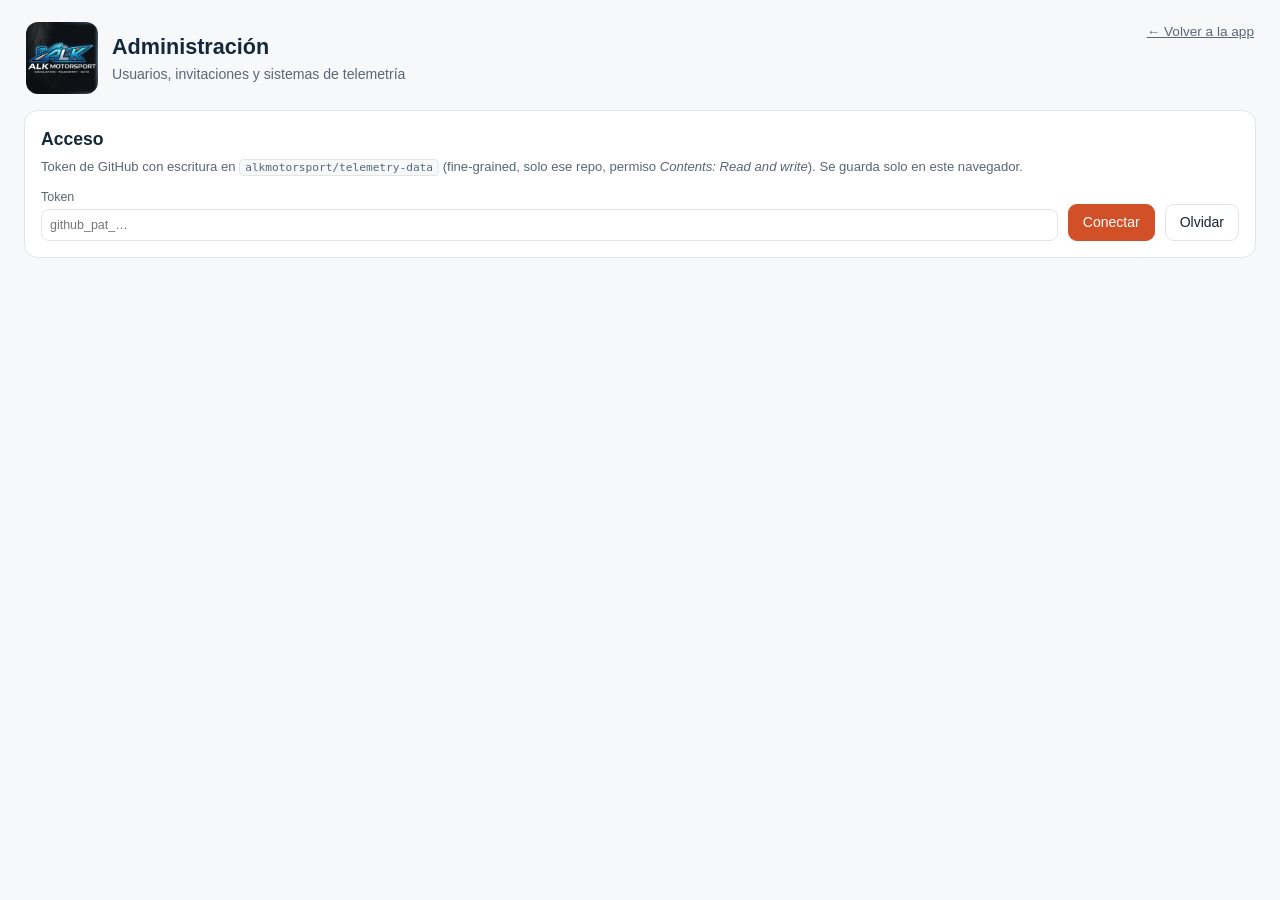
<file: telemetry-poc/web/admin.html>
<!DOCTYPE html>
<html lang="es">
<head>
<meta charset="UTF-8">
<meta name="viewport" content="width=device-width, initial-scale=1, viewport-fit=cover">
<meta name="robots" content="noindex">
<title>Telemetría · Admin</title>
<link rel="icon" href="logo.jpg" type="image/jpeg">
<link rel="stylesheet" href="style.css?v=20261025q">
</head>
<body>

<header class="top">
  <div class="brand">
    <img src="logo.jpg" alt="ALK Motorsport" width="72" height="72">
    <div>
      <h1>Administración</h1>
      <p>Usuarios, invitaciones y sistemas de telemetría</p>
    </div>
  </div>
  <a class="muted" href="./">← Volver a la app</a>
</header>

<section class="card">
  <h2>Acceso</h2>
  <p class="muted">Token de GitHub con escritura en <code id="repo-name"></code>
    (fine-grained, solo ese repo, permiso <i>Contents: Read and write</i>).
    Se guarda solo en este navegador.</p>
  <form id="tok-form" class="bar form">
    <label class="field grow">Token
      <input id="tok" type="password" autocomplete="off" spellcheck="false" placeholder="github_pat_…">
    </label>
    <button type="submit">Conectar</button>
    <button id="tok-forget" type="button" class="ghost">Olvidar</button>
  </form>
  <p id="tok-msg" class="msg" hidden></p>
</section>

<div id="panel-admin" hidden>
  <section class="card">
    <h2>Nueva invitación</h2>
    <p class="muted">El usuario abre el link (desde cualquier sitio, con su sistema de telemetría encendido y con internet) y elige su
      contraseña. A un usuario que ya existe se le puede invitar a otro sistema.</p>
    <form id="inv-form" class="bar form">
      <label class="field">Usuario
        <input id="inv-user" type="text" autocapitalize="none" spellcheck="false" pattern="[a-z0-9][a-z0-9._\-]{1,31}" required
          title="minúsculas, números, punto, guion o guion bajo (2 a 32)">
      </label>
      <label class="field">Sistema
        <select id="inv-raspi" required></select>
      </label>
      <label class="field">Caduca en
        <select id="inv-dias">
          <option value="1">1 día</option>
          <option value="7" selected>7 días</option>
          <option value="30">30 días</option>
        </select>
      </label>
      <button type="submit">Crear link</button>
    </form>
    <div id="inv-out" class="link-out" hidden>
      <input id="inv-link" type="text" readonly>
      <button id="inv-copy" type="button" class="ghost small">Copiar</button>
    </div>
    <p id="inv-msg" class="msg" hidden></p>
  </section>

  <section class="card">
    <div class="sub-head"><h2>Usuarios</h2><button id="reload" class="ghost small">Actualizar</button></div>
    <ul id="users" class="files admin-list"></ul>
  </section>

  <section class="card">
    <h2>Invitaciones pendientes</h2>
    <ul id="invs" class="files admin-list"></ul>
  </section>

  <section class="card">
    <h2>Sistemas de telemetría</h2>
    <p class="muted">Un sistema aparece aquí cuando se configura con <code>sudo python3 sincro.py iniciar --raspi &lt;id&gt;</code>.</p>
    <ul id="raspis" class="files admin-list"></ul>
  </section>
</div>

<script src="config.js?v=20261025q"></script>
<script src="cripto.js?v=20261025q"></script>
<script src="repo.js?v=20261025q"></script>
<script src="admin.js?v=20261025q"></script>
</body>
</html>
</file>
<file: telemetry-poc/web/style.css>
:root {
  --navy: #14283c; --steel: #466e96; --accent: #d25028;
  --bg: #f7f8fa; --card: #ffffff; --text: #1a2430; --sub: #5a6676; --border: #e1e5ea;
  --heading: var(--navy);
  --chart-grid: #eceef2; --chart-axis: #a3adb9; --chart-select: rgba(70, 110, 150, .14);
  --series-1: #2a78d6; --series-2: #eb6834; --series-3: #1baf7a; --series-7: #4a3aa7;
  --status-warning: #c98500; --status-ok: #1f7a43; --status-err: #b8361e;
  color-scheme: light;
  padding-top: env(safe-area-inset-top, 0px);
  padding-bottom: env(safe-area-inset-bottom, 0px);
}
@media (prefers-color-scheme: dark) {
  :root:not([data-theme="light"]) {
    --bg: #11161d; --card: #1a212b; --text: #e9edf2; --sub: #9aa7b5; --border: #2b3542;
    --heading: #cfe0f5;
    --chart-grid: #252e3a; --chart-axis: #5d6a79; --chart-select: rgba(150, 180, 220, .16);
    --series-1: #3987e5; --series-2: #d95926; --series-3: #199e70; --series-7: #9085e9;
    --status-warning: #e0a020; --status-ok: #6fcf97; --status-err: #f08a72;
    color-scheme: dark;
  }
}
:root[data-theme="dark"] {
  --bg: #11161d; --card: #1a212b; --text: #e9edf2; --sub: #9aa7b5; --border: #2b3542;
  --heading: #cfe0f5;
  --chart-grid: #252e3a; --chart-axis: #5d6a79; --chart-select: rgba(150, 180, 220, .16);
  --series-1: #3987e5; --series-2: #d95926; --series-3: #199e70; --series-7: #9085e9;
  --status-warning: #e0a020; --status-ok: #6fcf97; --status-err: #f08a72;
  color-scheme: dark;
}

* { box-sizing: border-box; }
[hidden] { display: none !important; }   /* que no lo anule un display de clase (.bar...) */
body {
  margin: 0; padding: 16px 24px;
  background: var(--bg); color: var(--text);
  font: 14px/1.45 -apple-system, BlinkMacSystemFont, "Segoe UI", Roboto, Helvetica, Arial, sans-serif;
}
code { font: 0.85em ui-monospace, Menlo, Consolas, monospace; background: var(--bg); border: 1px solid var(--border); border-radius: 5px; padding: 1px 5px; }
h1, h2, h3 { color: var(--heading); margin: 0; }
h1 { font-size: 1.35rem; }
h2 { font-size: 1.1rem; }
h3 { font-size: 0.95rem; }

.top { display: flex; justify-content: space-between; align-items: flex-start; gap: 12px; padding: 6px 2px 16px; }
.brand { display: flex; align-items: center; gap: 14px; }
.brand img { flex: none; width: 72px; height: 72px; border-radius: 12px; display: block; }
.top p, #view-sub { margin: 2px 0 0; color: var(--sub); font-size: 0.88rem; }

button {
  font: inherit; cursor: pointer; border-radius: 9px; padding: 7px 14px;
  border: 1px solid var(--accent); background: var(--accent); color: #fff;
}
button:disabled { opacity: .45; cursor: default; }
button.ghost { background: transparent; color: var(--text); border-color: var(--border); }
button.ghost:hover:not(:disabled) { border-color: var(--steel); }
button.small { padding: 4px 10px; font-size: 0.82rem; }
button.link { background: none; border: 0; padding: 0; color: var(--steel); text-decoration: underline; text-align: left; }
input, select {
  font: inherit; color: var(--text); background: var(--card);
  border: 1px solid var(--border); border-radius: 8px; padding: 6px 8px; max-width: 100%;
}

.tabs { display: flex; gap: 4px; border-bottom: 1px solid var(--border); margin-bottom: 14px; }
.tabs button {
  background: none; color: var(--sub); border: 0; border-bottom: 2px solid transparent;
  border-radius: 0; padding: 8px 14px; margin-bottom: -1px;
}
.tabs button[aria-selected="true"] { color: var(--text); border-bottom-color: var(--accent); font-weight: 600; }

.card { background: var(--card); border: 1px solid var(--border); border-radius: 14px; padding: 16px; margin-bottom: 16px; }

.drop {
  display: flex; flex-direction: column; align-items: center; gap: 4px; text-align: center;
  border: 2px dashed var(--border); border-radius: 12px; padding: 26px 16px; cursor: pointer; color: var(--sub);
}
.drop b { color: var(--text); font-size: 1rem; }
.drop:hover, .drop.over { border-color: var(--steel); background: var(--bg); }
.actions { margin-top: 10px; }
.msg { margin: 10px 0 0; }
.msg.err, .status.err { color: var(--status-err); }
.status { margin: 10px 0 0; font-weight: 600; color: var(--sub); }
.status.ok { color: var(--status-ok); }
.status a { color: inherit; }
.conn { padding: 12px 16px; }

.conn .status { margin-top: 8px; font-weight: 500; }
.hint { color: var(--sub); font-size: 0.82rem; margin: 10px 0 0; }

.sub-head { display: flex; justify-content: space-between; align-items: center; margin: 18px 0 8px; }
.files { list-style: none; margin: 0; padding: 0; max-height: 240px; overflow-y: auto; }
.files li { display: flex; flex-wrap: wrap; justify-content: space-between; gap: 4px 12px; padding: 6px 0; border-top: 1px solid var(--border); }
.files span, .muted { color: var(--sub); font-size: 0.82rem; }
.files li > span { margin-left: auto; }
.files li { align-items: center; }
button.borrar { color: var(--status-err); padding: 2px 8px; }
/* sesiones de la nube: nombre, datos, descripcion y botones */
.files li.ses { flex-wrap: nowrap; align-items: flex-start; }
.ses-txt { display: flex; flex-direction: column; gap: 1px; min-width: 0; flex: 1; }
.files .ses-txt > span { margin-left: 0; }
.ses-nota { margin: 2px 0 0; font-size: 0.82rem; white-space: pre-wrap; overflow-wrap: anywhere; }
.ses-acc { display: flex; gap: 6px; flex: none; }
.ses-editar { display: grid; gap: 8px; width: 100%; padding: 4px 0; }
.ses-editar input, .ses-editar textarea { width: 100%; font: inherit; color: var(--text); background: var(--card); border: 1px solid var(--border); border-radius: 8px; padding: 6px 8px; }
#nube .files { max-height: 420px; }
button.borrar:hover:not(:disabled) { border-color: var(--status-err); }

.bar { display: flex; flex-wrap: wrap; gap: 10px; align-items: flex-end; }
.field { display: flex; flex-direction: column; gap: 3px; font-size: 0.78rem; color: var(--sub); }
.field.grow { flex: 1 1 220px; }

.view-head { display: flex; flex-wrap: wrap; justify-content: space-between; align-items: flex-end; gap: 12px; margin-bottom: 10px; }
#view-title { word-break: break-all; }
details { margin-bottom: 10px; font-size: 0.85rem; }
summary { cursor: pointer; color: var(--sub); }
dl { display: grid; grid-template-columns: max-content 1fr; gap: 2px 14px; margin: 8px 0 0; }
dt { color: var(--sub); }
dd { margin: 0; font-variant-numeric: tabular-nums; }

.range-bar { position: sticky; top: 0; z-index: 5; background: var(--bg); padding: 6px 0 8px; margin: 0 0 6px; font-weight: 600; font-size: 0.88rem; }
.range-top { display: flex; align-items: center; gap: 10px; }
#analizar { margin-left: auto; }

/* Analizar trazas */
.analisis { background: var(--card); border: 1px solid var(--border); border-radius: 14px; padding: 12px; margin: 0 0 16px; }
.analisis-head { display: flex; align-items: center; gap: 8px; flex-wrap: wrap; }
.analisis-head h3 { margin: 0; margin-right: auto; font-size: 1rem; }
.analisis-head h3 small { font-weight: 400; color: var(--sub); font-size: 0.82rem; }
.analisis > p.muted { margin: 6px 0 4px; }
.analisis a { color: var(--steel); }
.analisis h4 { margin: 14px 0 6px; font-size: 0.78rem; text-transform: uppercase; letter-spacing: .04em; color: var(--sub); }
.hallazgo { border: 1px solid var(--border); border-left: 4px solid var(--series-1); border-radius: 10px; padding: 8px 10px; margin: 0 0 8px; background: var(--bg); }
.hallazgo.aviso { border-left-color: var(--status-warning); }
.hallazgo.ok { border-left-color: var(--status-ok); }
.hallazgo b { display: block; font-size: 0.9rem; }
.hallazgo.aviso b::before { content: "⚠ "; color: var(--status-warning); }
.hallazgo p { margin: 4px 0 0; font-size: 0.84rem; line-height: 1.45; }
.hallazgo .acciones { display: flex; gap: 8px; margin-top: 6px; align-items: center; }
.hallazgo .acciones a { font-size: 0.8rem; }

/* navegar por el tiempo con un tramo ampliado: la pista es toda la sesion */
.nav { display: flex; align-items: center; gap: 8px; margin-top: 6px; }
.nav-pista { position: relative; flex: 1; height: 32px; border: 2px solid var(--accent); border-radius: 9px;
  background: color-mix(in srgb, var(--accent) 12%, var(--card)); touch-action: none; cursor: pointer; }
/* la ventana visible: naranja solido con rayas de agarre, que se vea */
.nav-ventana { position: absolute; top: 2px; bottom: 2px; min-width: 22px; border-radius: 6px; cursor: grab;
  background: var(--accent); box-shadow: 0 1px 4px rgba(0, 0, 0, .3);
  background-image: repeating-linear-gradient(90deg, transparent 0 3px, rgba(255, 255, 255, .85) 3px 5px);
  background-size: 14px 12px; background-position: center; background-repeat: no-repeat; }
.nav-pista:active .nav-ventana { cursor: grabbing; }
.nav button { border-color: var(--accent); color: var(--accent); font-weight: 700; }

.tiles { display: grid; grid-template-columns: repeat(auto-fill, minmax(125px, 1fr)); gap: 8px; margin-bottom: 12px; }
.tile { background: var(--card); border: 1px solid var(--border); border-radius: 10px; padding: 7px 10px; }
.tile span { display: block; font-size: 0.76rem; color: var(--sub); }
.tile b { display: block; font-size: 1.2rem; font-variant-numeric: tabular-nums; margin: 2px 0; }
.tile b small { font-size: 0.75rem; font-weight: 400; color: var(--sub); }
.tile em { font-style: normal; font-size: 0.74rem; color: var(--sub); }
.tile.now { border-color: var(--series-1); }
.tile.warn { border-color: var(--status-warning); }
.tile.warn span::before { content: "⚠ "; color: var(--status-warning); }

.charts { display: grid; gap: 12px; margin-bottom: 12px; }
.charts.hist { grid-template-columns: repeat(auto-fit, minmax(260px, 1fr)); }
.chart { margin: 0; background: var(--card); border: 1px solid var(--border); border-radius: 12px; padding: 10px 10px 6px; min-width: 0; }
.chart figcaption { display: flex; flex-wrap: wrap; align-items: baseline; gap: 2px 10px; padding: 0 4px 6px; min-height: 1.5em; }
.chart-title { font-weight: 600; font-size: 0.9rem; }
.chart-unit, .chart-note { font-weight: 400; color: var(--sub); font-size: 0.78rem; }
.chart-readout { margin-left: auto; font-variant-numeric: tabular-nums; font-size: 0.8rem; color: var(--text); }
.chart-wrap { position: relative; width: 100%; }
.chart-wrap canvas { position: absolute; inset: 0; display: block; }
.chart-over { cursor: crosshair; touch-action: pan-y; }

/* panel de modulos */
.mods { list-style: none; margin: 0; padding: 0; display: grid; grid-template-columns: repeat(auto-fill, minmax(min(100%, 460px), 1fr)); column-gap: 28px; }
.mods-group { grid-column: 1 / -1; font-size: 0.75rem; text-transform: uppercase; letter-spacing: .04em; color: var(--sub); padding: 10px 0 4px; }
.mod { display: flex; flex-wrap: wrap; align-items: center; justify-content: space-between; gap: 6px 12px; padding: 8px 0; border-top: 1px solid var(--border); }
.mod-main { display: flex; align-items: flex-start; gap: 10px; flex: 1 1 320px; min-width: 0; cursor: pointer; }
.mod-main input { margin: 3px 0 0; width: 18px; height: 18px; flex: none; accent-color: var(--accent); }
.mod-txt { display: flex; flex-wrap: wrap; align-items: baseline; gap: 0 8px; min-width: 0; }
.mod-txt small { color: var(--sub); font-size: 0.76rem; }
.mod-txt em { flex-basis: 100%; font-style: normal; font-size: 0.82rem; color: var(--sub); font-variant-numeric: tabular-nums; }
.mod.ok .mod-txt em { color: var(--status-ok); }
.mod.warn .mod-txt em, .mod.cal .mod-txt em { color: var(--status-warning); }
.mod.err .mod-txt em { color: var(--status-err); }
.mod-side { display: flex; flex-wrap: wrap; align-items: center; gap: 6px; }
.mod-acts { display: flex; flex-wrap: wrap; gap: 6px; }
button.mode:disabled { opacity: .7; }
.dot { --c: var(--chart-axis); flex: none; width: 10px; height: 10px; margin-top: 7px; border-radius: 50%; background: var(--c); }
.dot.ok { --c: var(--status-ok); }
.dot.warn, .dot.cal { --c: var(--status-warning); }
.dot.err { --c: var(--status-err); }
.dot.idle { --c: var(--series-1); }
.dot.manual { background: transparent; border: 2px solid var(--chart-axis); }
button.danger { background: var(--status-err); border-color: var(--status-err); color: #fff; }

/* salidas del cuadro replicadas en la web */
.outputs { display: grid; grid-template-columns: repeat(auto-fit, minmax(280px, 1fr)); gap: 10px; margin-top: 14px; }
.out { border: 1px solid var(--border); border-radius: 12px; padding: 10px 12px; }
.out h4 { margin: 0 0 8px; font-size: 0.85rem; color: var(--heading); }
.out .big { margin: 0; font-size: 1.05rem; font-variant-numeric: tabular-nums; }
.out p { margin: 6px 0 0; }
.out img.oled { display: block; width: 384px; max-width: 100%; aspect-ratio: 2; image-rendering: pixelated; background: #000; border-radius: 6px; border: 6px solid #000; box-shadow: 0 0 0 1px var(--border); }
.strip { display: flex; gap: 5px; flex-wrap: wrap; }
.strip i { --c: var(--border); width: 18px; height: 18px; border-radius: 50%; background: var(--c); }
.strip i.verde { --c: var(--status-ok); box-shadow: 0 0 8px var(--c); }
.strip i.ambar { --c: var(--status-warning); box-shadow: 0 0 8px var(--c); }
.strip i.rojo { --c: var(--status-err); box-shadow: 0 0 8px var(--c); }
.strip i.azul { --c: var(--series-1); box-shadow: 0 0 8px var(--c); }
.strip i.morado, .led-sw.morado { --c: #a64dff; box-shadow: 0 0 8px var(--c); }
.strip i.blanco, .led-sw.blanco { --c: #f2f2f2; box-shadow: 0 0 8px #bbb; }

/* Luces y alertas */
.led-sw { --c: var(--border); display: inline-block; flex: none; width: 14px; height: 14px; border-radius: 50%; background: var(--c); border: 1px solid var(--border); }
.led-sw.verde { --c: var(--status-ok); }
.led-sw.ambar { --c: var(--status-warning); }
.led-sw.rojo { --c: var(--status-err); }
.led-sw.azul { --c: var(--series-1); }
.sel-color { display: inline-flex; align-items: center; gap: 6px; }
.luces-cfg { padding: 0; }
.luces-head { display: flex; flex-wrap: wrap; align-items: center; gap: 8px; justify-content: space-between; }
.luces-head h3 { margin: 0; font-size: 1rem; }
.luces-cfg > p.muted { margin: 8px 0; font-size: 0.82rem; }
.luces-lista { display: grid; gap: 10px; }
.luces-item { border: 1px solid var(--border); border-radius: 10px; padding: 10px; background: var(--bg); display: grid; gap: 8px; }
.luces-item-head { display: flex; flex-wrap: wrap; align-items: center; gap: 8px; justify-content: space-between; font-weight: 600; font-size: 0.9rem; }
.luces-item-head input.nombre { flex: 1 1 180px; font-weight: 600; }
.luces-item .bar { display: flex; flex-wrap: wrap; gap: 8px; align-items: flex-end; }
.nivel { display: flex; flex-wrap: wrap; gap: 8px; align-items: flex-end; padding-top: 6px; border-top: 1px dashed var(--border); }
.nivel-tit { flex-basis: 100%; font-size: 0.78rem; color: var(--sub); }
.nivel-acc { display: flex; gap: 6px; }
.field input.num, input.num { width: 6.5em; }
.luces-lista .hint { margin: 0; }
.nivel .cuando { color: var(--text); font-size: 0.88rem; padding: 6px 0; }

/* vista: un bloque por sensor */
.chips { display: flex; flex-wrap: wrap; gap: 6px; margin-bottom: 10px; }
.chip { display: inline-flex; align-items: center; gap: 4px; font-size: 0.8rem; border: 1px solid var(--border); border-radius: 999px; padding: 3px 10px 3px 6px; cursor: pointer; background: var(--card); }
.chip input { accent-color: var(--accent); margin: 0; }
/* columnas de 500 px como minimo; app.js pone column-count = bloques visibles,
   asi pocos sensores ocupan todo el ancho */
#blocks { column-width: 500px; column-gap: 16px; }
.block { break-inside: avoid; display: block; width: 100%; margin: 0 0 16px; background: var(--card); border: 1px solid var(--border); border-radius: 14px; padding: 12px; min-width: 0; }
.block .chart { border: 0; padding: 4px 0 0; }
.block .tile { background: var(--bg); }
.block-head { display: flex; flex-wrap: wrap; justify-content: space-between; align-items: flex-end; gap: 8px 12px; margin-bottom: 10px; }
.block-head p { margin: 2px 0 0; font-size: 0.8rem; }
#meta-list h4 { margin: 10px 0 0; font-size: 0.82rem; color: var(--heading); }

/* cajas plegables (Raspberry, sensores) */
details.fold > summary { cursor: pointer; list-style: none; display: flex; align-items: baseline; gap: 8px; color: var(--text); font-size: 0.92rem; padding: 2px 0; }
details.fold > summary::-webkit-details-marker { display: none; }
details.fold > summary::before { content: "▸"; color: var(--sub); transition: transform .15s; display: inline-block; }
details.fold[open] > summary::before { transform: rotate(90deg); }
details.fold > summary .muted { font-size: 0.82rem; }
details.fold[open] > summary { margin-bottom: 8px; }
#panel { margin: 14px 0 0; border-top: 1px solid var(--border); padding-top: 10px; }
#panel .sub-head { margin: 0 0 4px; }
.card.conn { padding: 10px 16px; }

/* mover bloques */
.block-title { display: flex; align-items: center; gap: 8px; flex-wrap: wrap; }
.block-title p { flex-basis: 100%; }
.grip { background: none; border: 1px solid transparent; color: var(--sub); padding: 0 6px; font-size: 1.1rem; line-height: 1.4; cursor: grab; touch-action: none; border-radius: 6px; }
.grip:hover { border-color: var(--border); color: var(--text); }
.block.dragging { outline: 2px dashed var(--accent); outline-offset: 2px; opacity: .85; }
/* plegar: el bloque tocando su nombre (quedan nombre y cifras), una grafica tocando su titulo */
.plegable { cursor: pointer; user-select: none; }
.plegable::after { content: " ▾"; font-size: 0.75em; color: var(--sub); }
.block.plegado h3.plegable::after, .chart.plegada .chart-title.plegable::after { content: " ▸"; }
.block.plegado > .charts, .block.plegado > .out-body, .block.plegado > .block-head > .bar { display: none; }
.block.plegado > .tiles { margin-bottom: 0; }
.block.plegado > .tiles > .tile:not(.now) { display: none; }   /* plegado: solo el valor de ahora */
.block.plegado .block-head { margin-bottom: 6px; }
.block.plegado > .block-head .block-title > p { display: none; }
.chart.plegada > .chart-wrap { display: none; }
.chart.plegada { padding-bottom: 0; }
.plegable:focus-visible { outline: 2px solid var(--accent); outline-offset: 2px; border-radius: 4px; }
body.dragging-block, body.dragging-block * { cursor: grabbing !important; user-select: none; }

/* menu de ajustes */
.menu { position: relative; margin: 0; }
.menu > summary { list-style: none; cursor: pointer; border: 1px solid var(--border); border-radius: 9px; padding: 4px 10px; font-size: 0.82rem; }
.menu > summary::-webkit-details-marker { display: none; }
.menu-body { position: absolute; right: 0; top: calc(100% + 6px); z-index: 10; width: min(360px, calc(100vw - 32px)); background: var(--card); border: 1px solid var(--border); border-radius: 12px; padding: 12px; box-shadow: 0 8px 24px rgba(0,0,0,.15); display: grid; gap: 10px; }
.menu-body p { margin: 0; font-size: 0.8rem; }
a.btn { display: inline-flex; align-items: center; border-radius: 9px; border: 1px solid var(--border); padding: 4px 10px; font-size: 0.82rem; color: var(--text); text-decoration: none; }
a.btn:hover { border-color: var(--steel); }
.hint a { color: var(--steel); }
label.btn { display: inline-flex; align-items: center; cursor: pointer; border-radius: 9px; border: 1px solid var(--border); padding: 4px 10px; font-size: 0.82rem; color: var(--text); }
label.btn:hover { border-color: var(--steel); }

/* cuenta: entrar, activar */
.top-actions { display: flex; flex-wrap: wrap; justify-content: flex-end; align-items: center; gap: 8px; }
#login h2, #alta h2 { margin-bottom: 10px; }
#alta p { margin: 0 0 10px; }
.form .field input { min-width: 200px; }
.check { display: inline-flex; align-items: center; gap: 6px; font-size: 0.82rem; color: var(--sub); padding-bottom: 7px; }
.check input { accent-color: var(--accent); }
.msg a { color: var(--steel); }

/* sesiones: listas arriba, CSV del ordenador al final */
#pane-file .sub-head { margin-top: 0; }
#pane-file > div + div, #pane-file > details { margin-top: 16px; }
#pane-file #file-msg { margin: 0 0 12px; }
#otras { margin-bottom: 0; }

/* tus raspis */
.raspis { list-style: none; margin: 0; padding: 0; }
.raspi { display: flex; flex-wrap: wrap; justify-content: space-between; align-items: center; gap: 6px 12px; padding: 8px 0; border-top: 1px solid var(--border); }
.raspi .ok { color: var(--status-ok); font-size: 0.82rem; }

/* portal de admin */
.top > a { font-size: 0.85rem; }
.card h2 + p.muted { margin: 4px 0 12px; }
.card > .sub-head:first-child { margin-top: 0; }
.admin-list { max-height: none; }
.admin-list li { align-items: center; }
.link-out { display: flex; gap: 8px; margin-top: 12px; }
.link-out input { flex: 1; min-width: 0; font: 0.8rem ui-monospace, Menlo, Consolas, monospace; }

@media (max-width: 520px) {
  .top { flex-wrap: wrap; }
  .form .field { flex: 1 1 100%; }
  .form .field input { min-width: 0; width: 100%; }
  body { padding: 12px; }
  .tile b { font-size: 1.15rem; }
}

/* Pestanas plegables de ajustes (Sensores, Pantalla y luces, Moto, Parametros) */
.cfg-tabs { display: flex; flex-wrap: wrap; gap: 6px; margin: 10px 0 0; }
.cfg-tabs button { background: none; color: var(--sub); border: 1px solid var(--border); border-radius: 999px; padding: 4px 12px; font-size: 0.84rem; font-weight: 500; }
.cfg-tabs button::after { content: " ▾"; font-size: 0.75em; }
.cfg-tabs button[aria-expanded="true"] { color: var(--text); border-color: var(--accent); background: var(--card); }
.cfg-tabs button[aria-expanded="true"]::after { content: " ▴"; }
.cfg-panel { margin: 8px 0 4px; padding: 12px; border: 1px solid var(--border); border-radius: 12px; background: var(--card); }
.cfg-panel .sub-head { display: flex; flex-wrap: wrap; gap: 8px; justify-content: space-between; align-items: center; margin-bottom: 8px; }
.cfg-panel .sub-head .muted { flex: 1 1 320px; font-size: 0.8rem; }
#cfg-params h4 { margin: 10px 0 4px; font-size: 0.85rem; }
#cfg-params h4:first-child { margin-top: 0; }
/* pantalla y luces como bloques de la vista en vivo */
.tiles:empty { display: none; }
.out-body img.oled { display: block; width: 384px; max-width: 100%; aspect-ratio: 2; image-rendering: pixelated; background: #000; border-radius: 6px; border: 6px solid #000; box-shadow: 0 0 0 1px var(--border); }
.out-body .strip i { width: 26px; height: 26px; }
.out-body p { margin: 8px 0 0; font-size: 0.82rem; }

/* Ficha de la moto: rejilla compacta, varios campos por fila */
.moto-form { display: grid; gap: 10px; margin-top: 8px; }
.moto-grupo { margin: 0; padding: 6px 10px 10px; border: 1px solid var(--border); border-radius: 10px; display: grid; grid-template-columns: repeat(auto-fill, minmax(min(100%, 170px), 1fr)); gap: 8px 12px; align-items: start; }
.moto-grupo legend { padding: 0 4px; font-weight: 600; font-size: 0.85rem; color: var(--heading); }
.moto-grupo .field.grow { grid-column: 1 / -1; }
.moto-grupo .field input, .moto-grupo .field select { width: 100%; box-sizing: border-box; }
.moto-grupo small.ayuda { font-size: 0.7rem; line-height: 1.3; }
.moto-form textarea { width: 100%; box-sizing: border-box; background: var(--bg); color: var(--text); border: 1px solid var(--border); border-radius: 8px; padding: 6px 8px; font: inherit; resize: vertical; }
.moto-valor { color: var(--text); font-size: 0.92rem; }
.moto-der { margin: 10px 0; padding-left: 18px; font-size: 0.85rem; }
#cfg-moto > div > .bar { display: flex; flex-wrap: wrap; align-items: center; gap: 10px; }
.resumen-rejilla { display: grid; grid-template-columns: repeat(3, minmax(0, 1fr)); gap: 8px; padding: 10px; border-radius: 10px; background: #000; }
.resumen-celda { color: #bbb; }
.resumen-celda select { width: 100%; }
@media (max-width: 520px) { .resumen-rejilla { grid-template-columns: repeat(2, minmax(0, 1fr)); } }
/* Caja «Configuracion»: titulo y pestanas en una fila; lo abierto, debajo */
.cfg-card { display: flex; flex-wrap: wrap; align-items: center; gap: 8px 14px; padding: 12px 16px; }
.cfg-card h2 { margin: 0; font-size: 1rem; }
.cfg-card .cfg-tabs { margin: 0; }
.cfg-card .cfg-panel { flex-basis: 100%; margin: 4px 0 0; background: var(--bg); }

/* Pantalla completa (en vivo): cabecera y sensores, nada mas */
.view-acc { display: flex; flex-wrap: wrap; gap: 8px; align-items: flex-start; justify-content: flex-end; }
body.modo-completo { padding: 8px 12px; }
body.modo-completo .top { padding-bottom: 8px; }
body.modo-completo :is(#login, #alta, #raspis, #conn-box, nav.tabs, #pane-live, #pane-file, #config,
  #chips, .range-bar, #analisis, #view > .hint, #view-sub, #settings) { display: none !important; }
body.modo-completo .view-head { margin-bottom: 8px; }
/* en pantalla completa, la cabecera sin sus botones (cuenta, tema...): solo
   el de volver, en su esquina, para no confundirlo con salir de la cuenta */
body.modo-completo .top-actions { display: none !important; }
body.modo-completo #completa { position: fixed; top: 12px; right: 12px; z-index: 30; background: var(--card); }
@media (max-width: 640px) {
  body.modo-completo #completa { position: static; }
  body.modo-completo .top p { display: none; }
}
</file>
